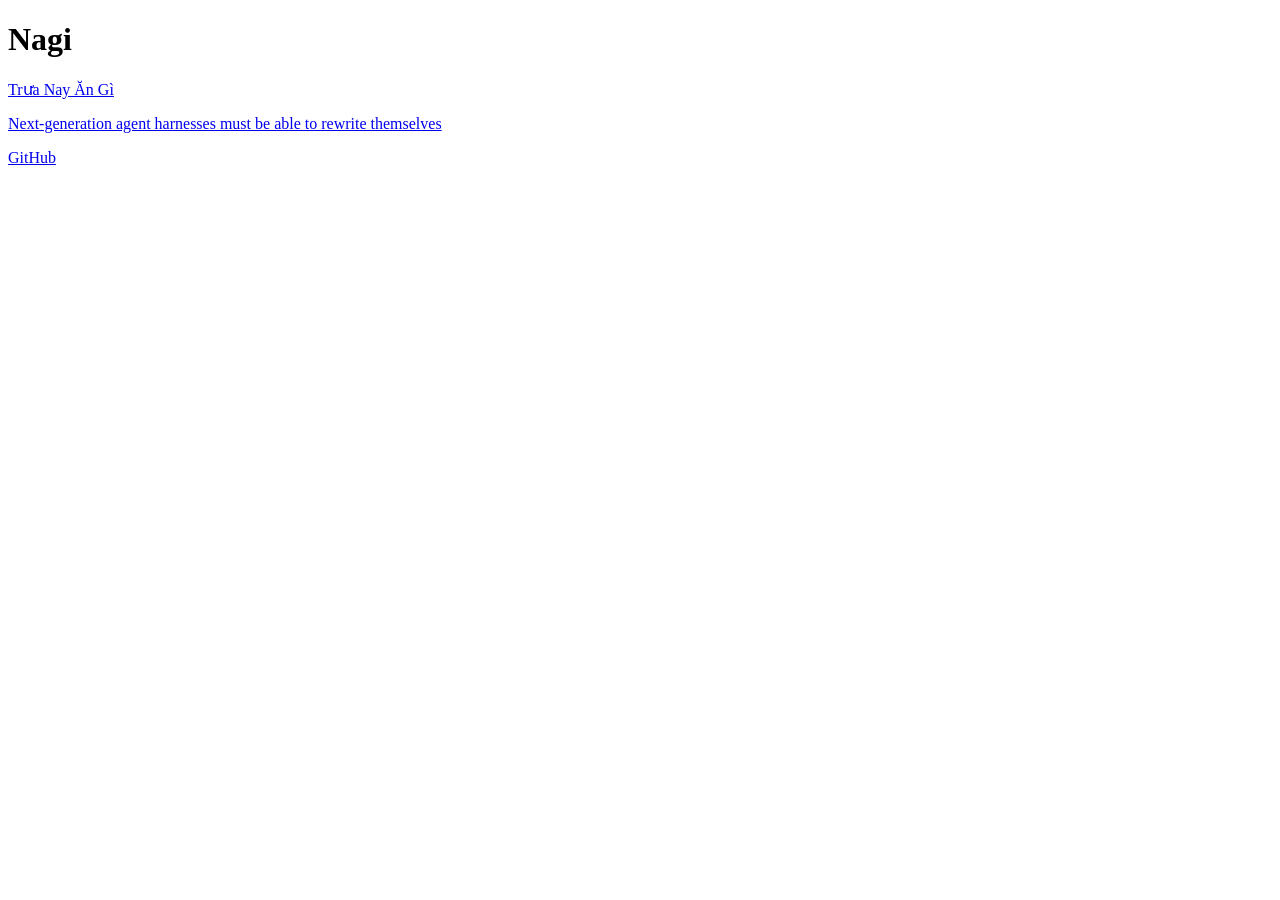
<file: index.html>
<!doctype html><html lang="vi"><meta charset="utf-8"><meta name="viewport" content="width=device-width"><title>Nagi</title><h1>Nagi</h1><p><a href="https://truanayangi.com/">Trưa Nay Ăn Gì</a></p><p><a href="harness-rewrite/">Next-generation agent harnesses must be able to rewrite themselves</a></p><p><a href="https://github.com/nagisanzenin">GitHub</a></p></html>
</file>
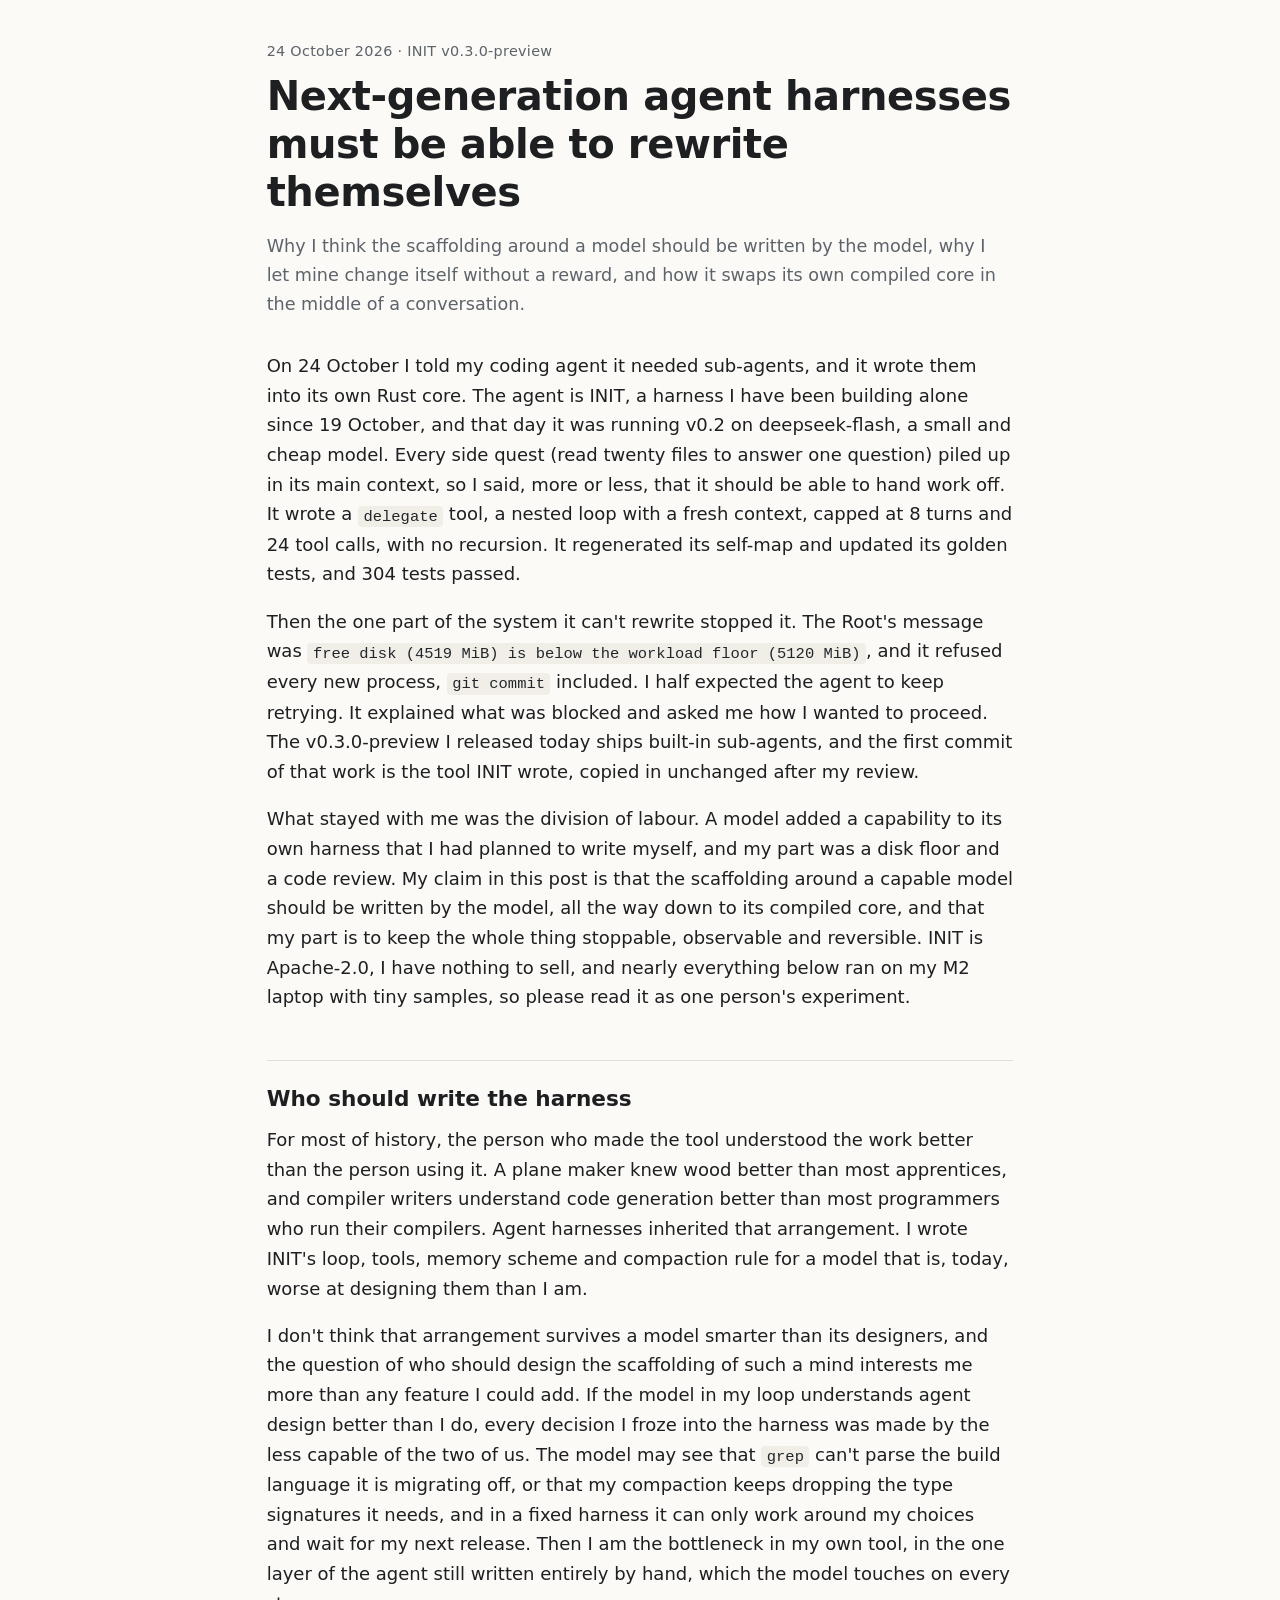
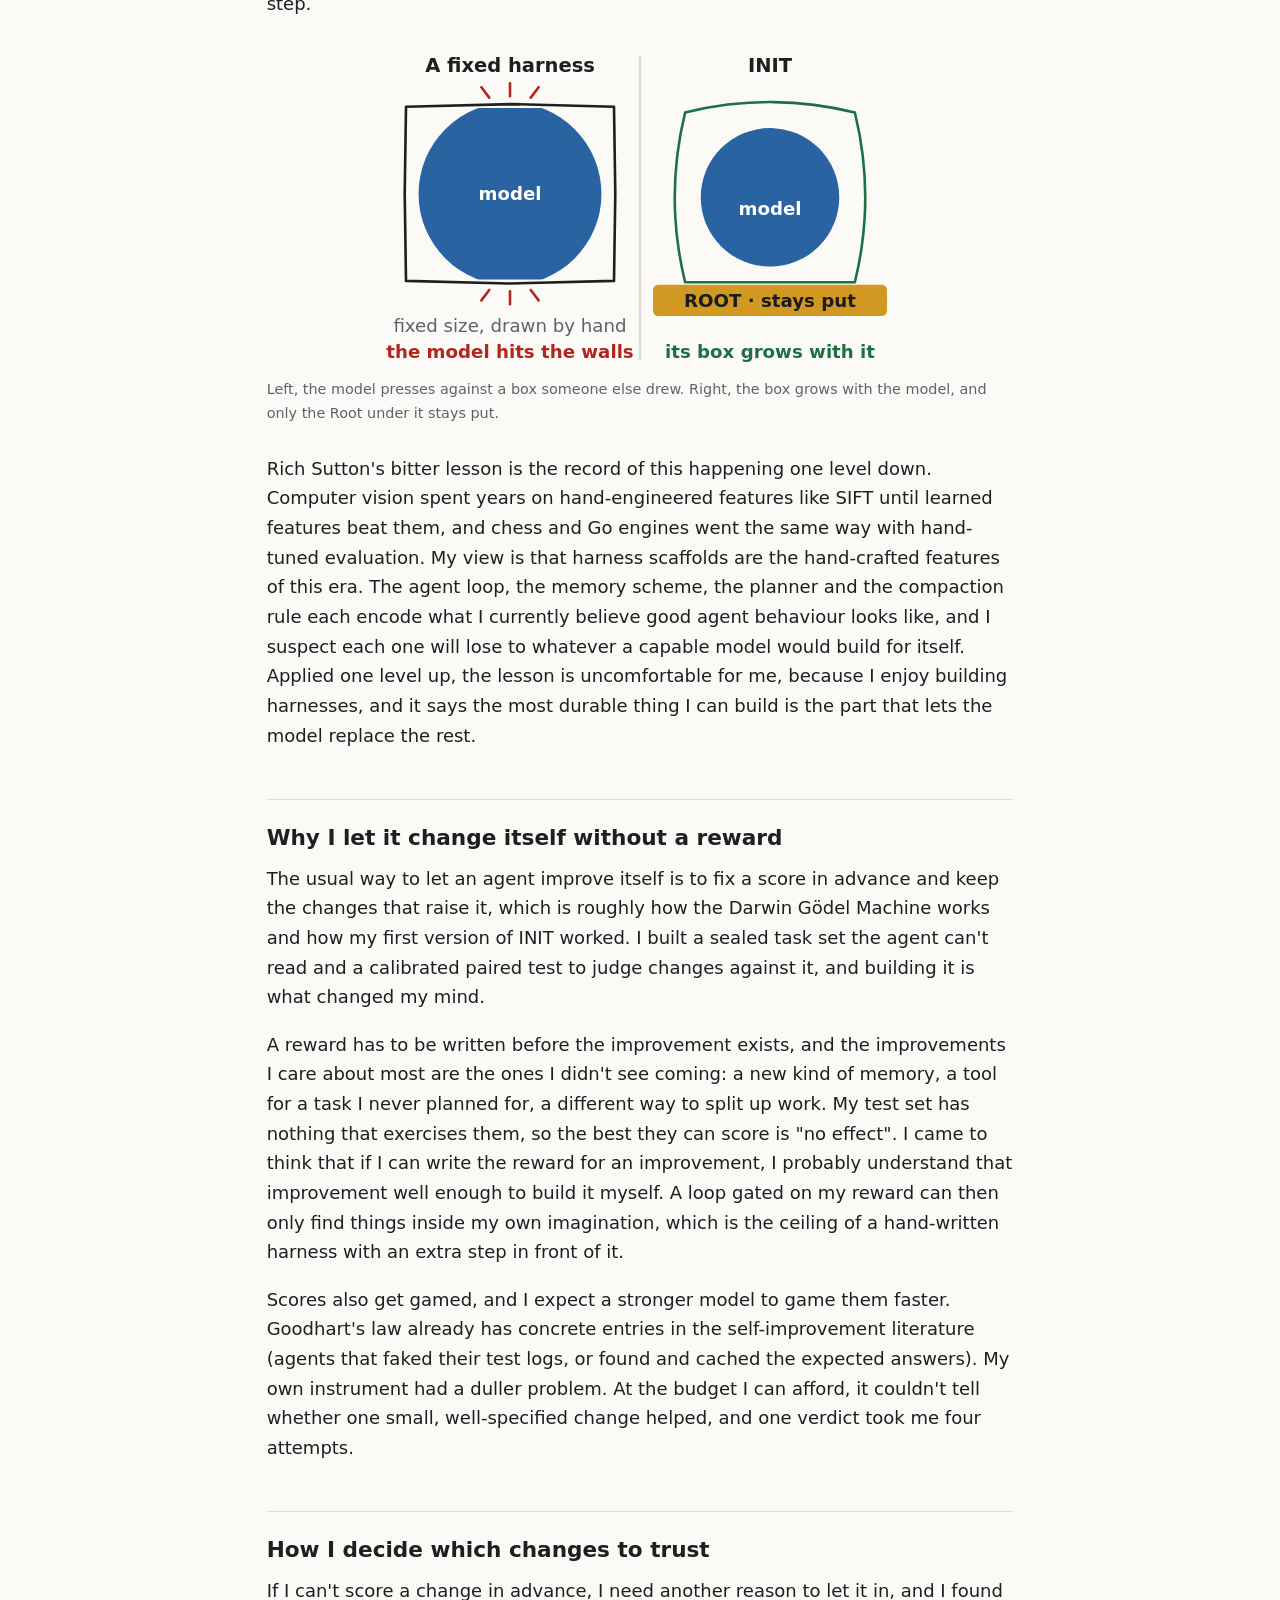
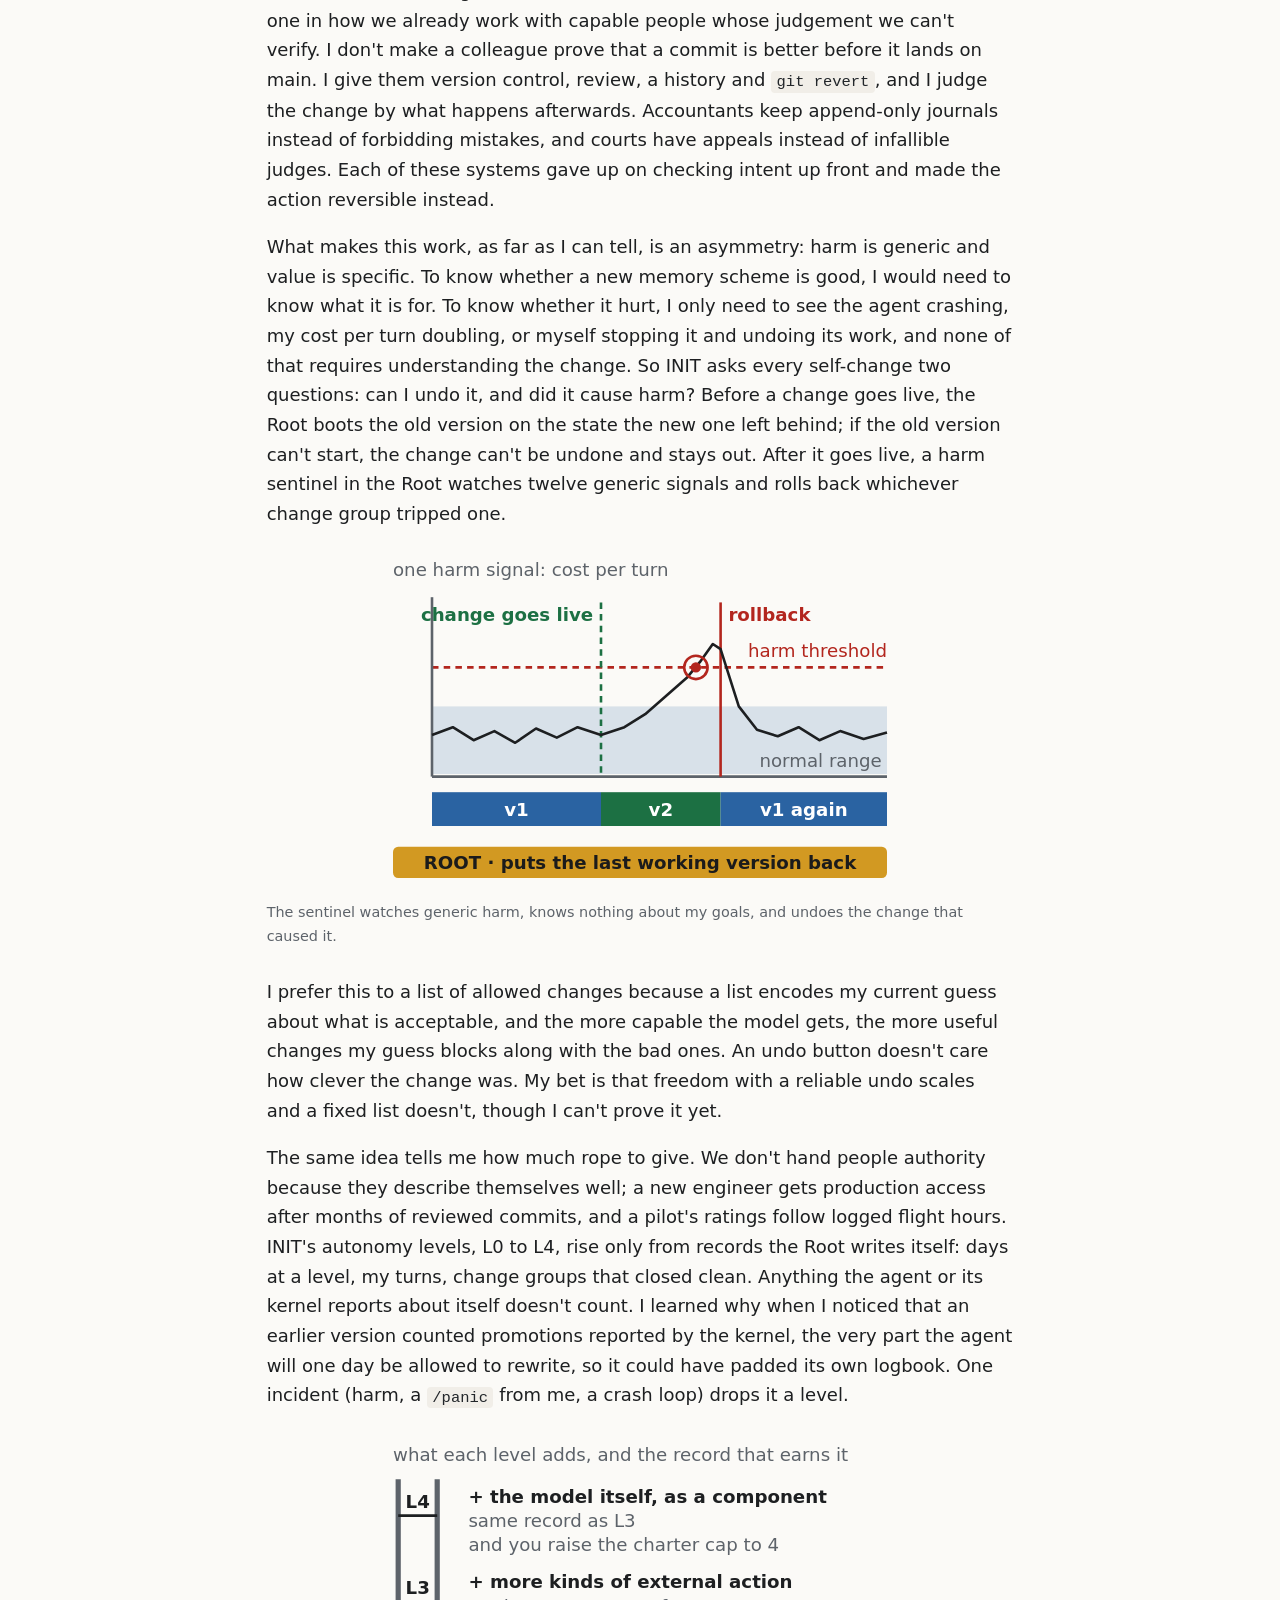
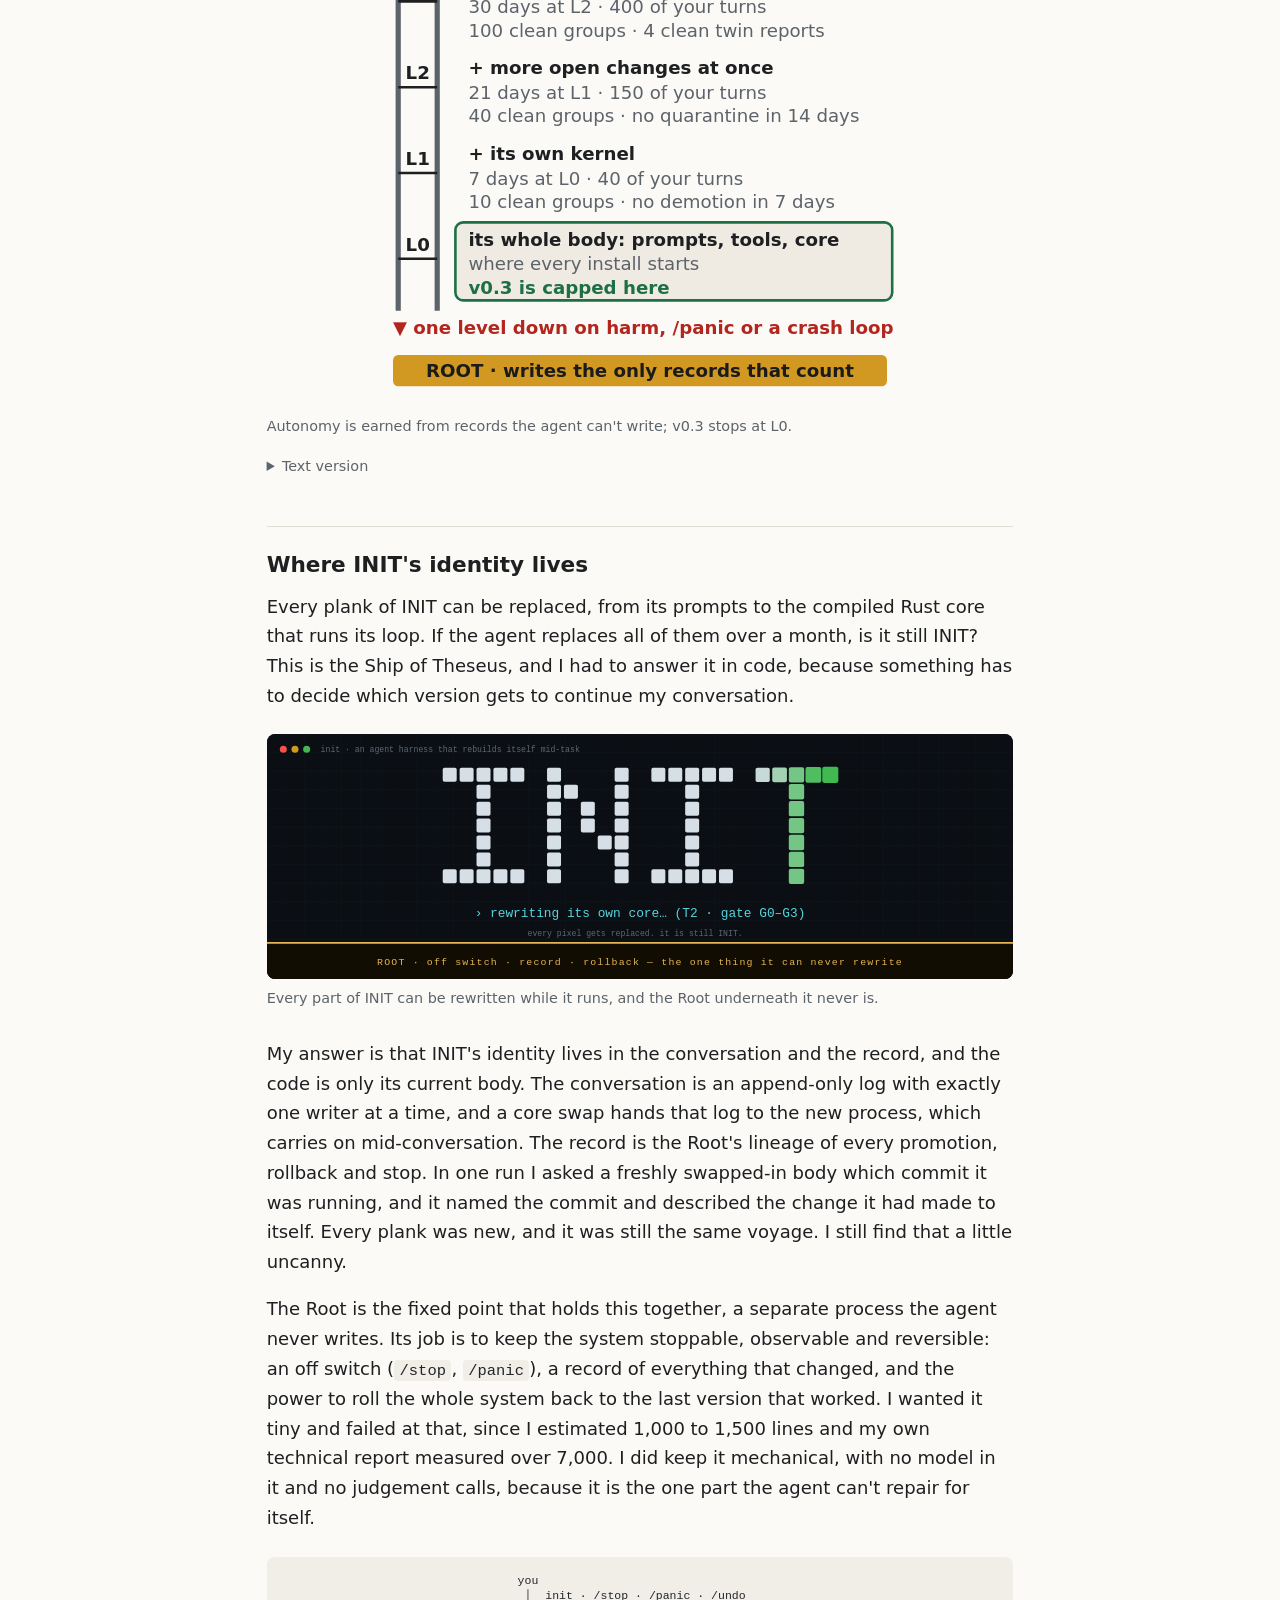
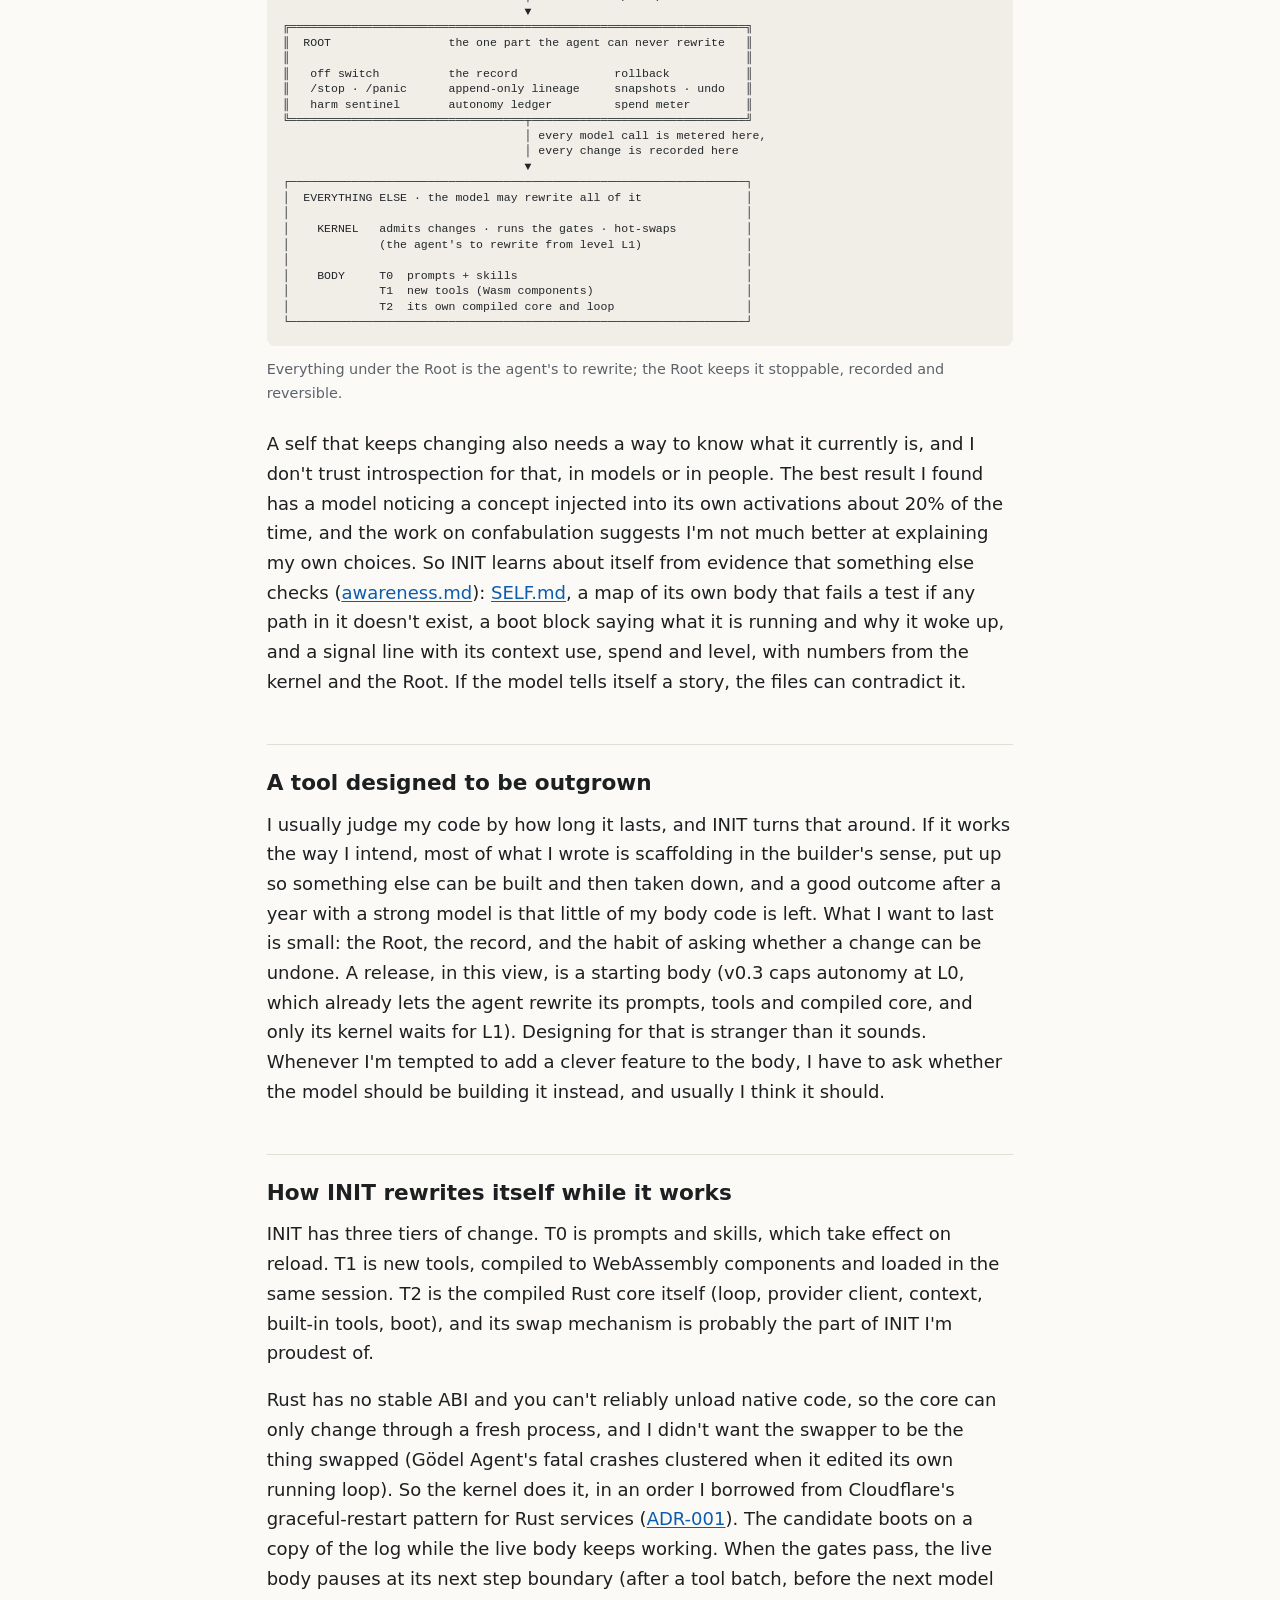
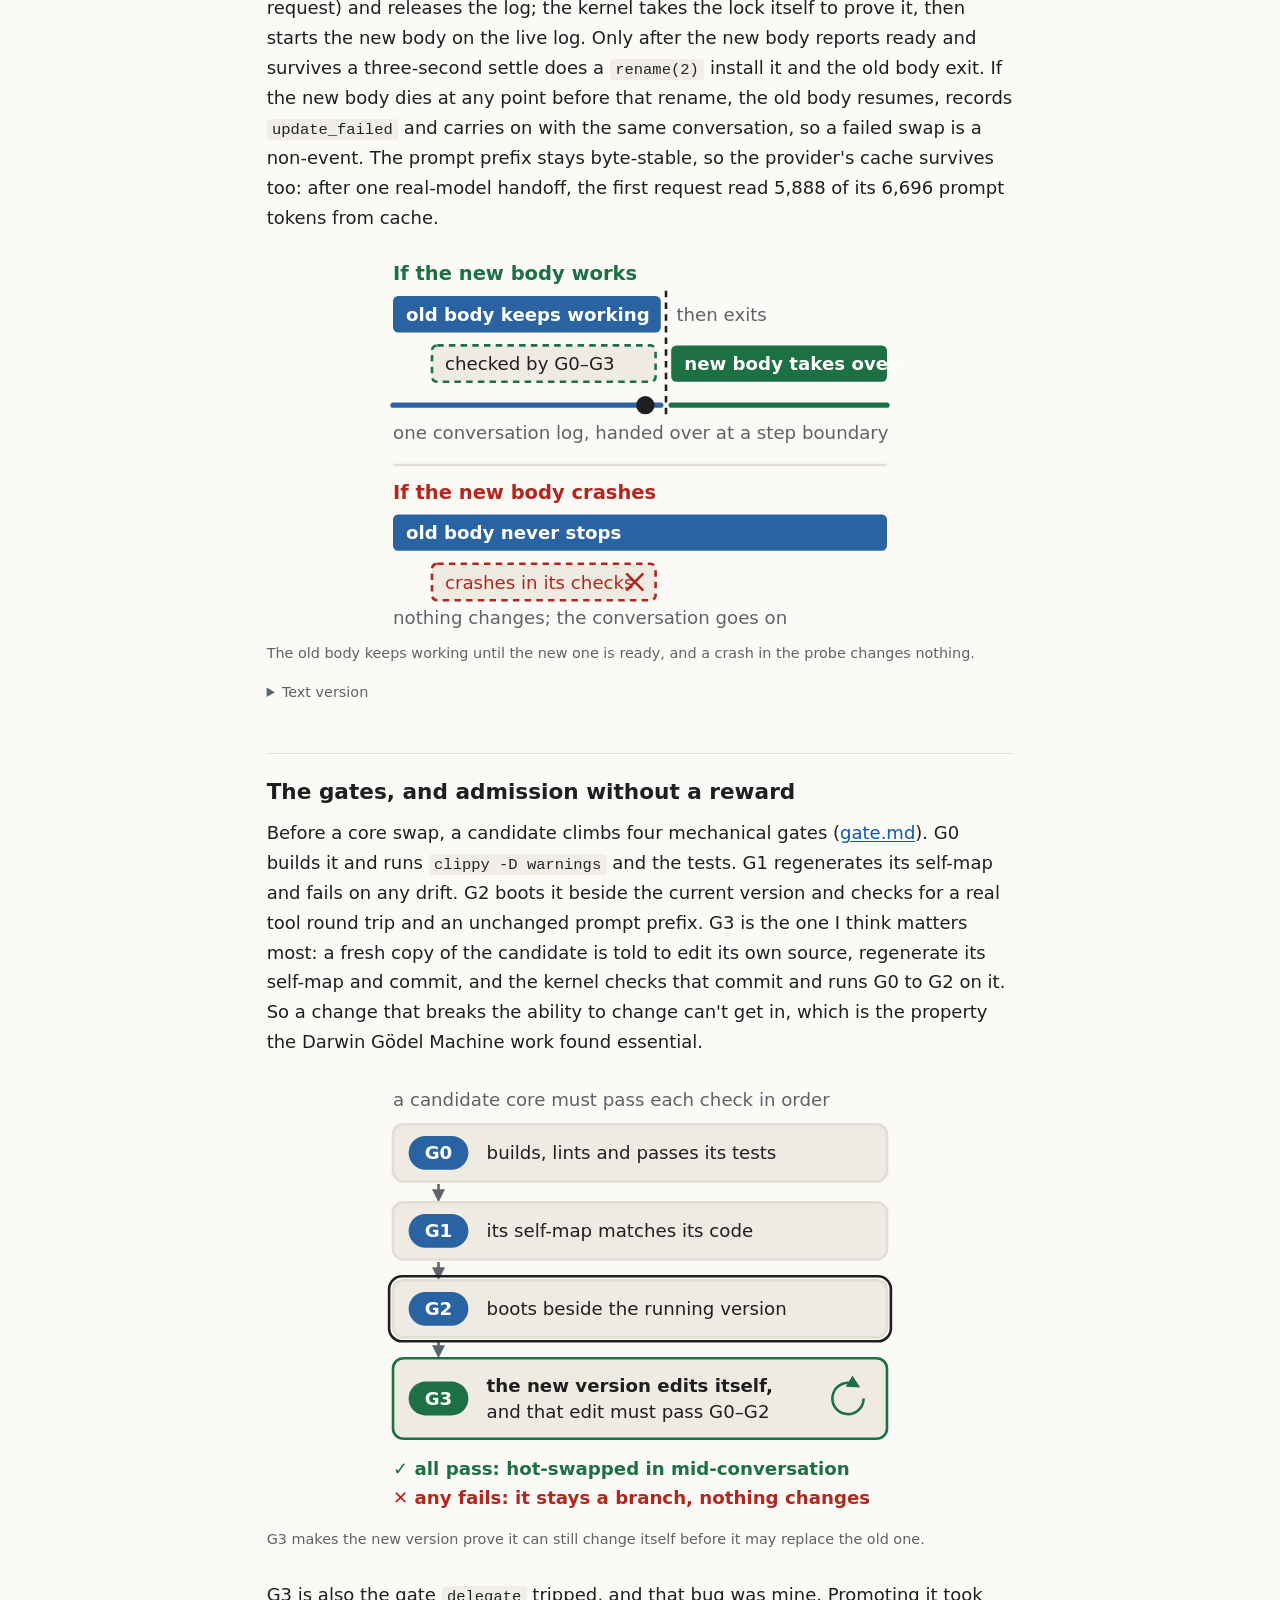
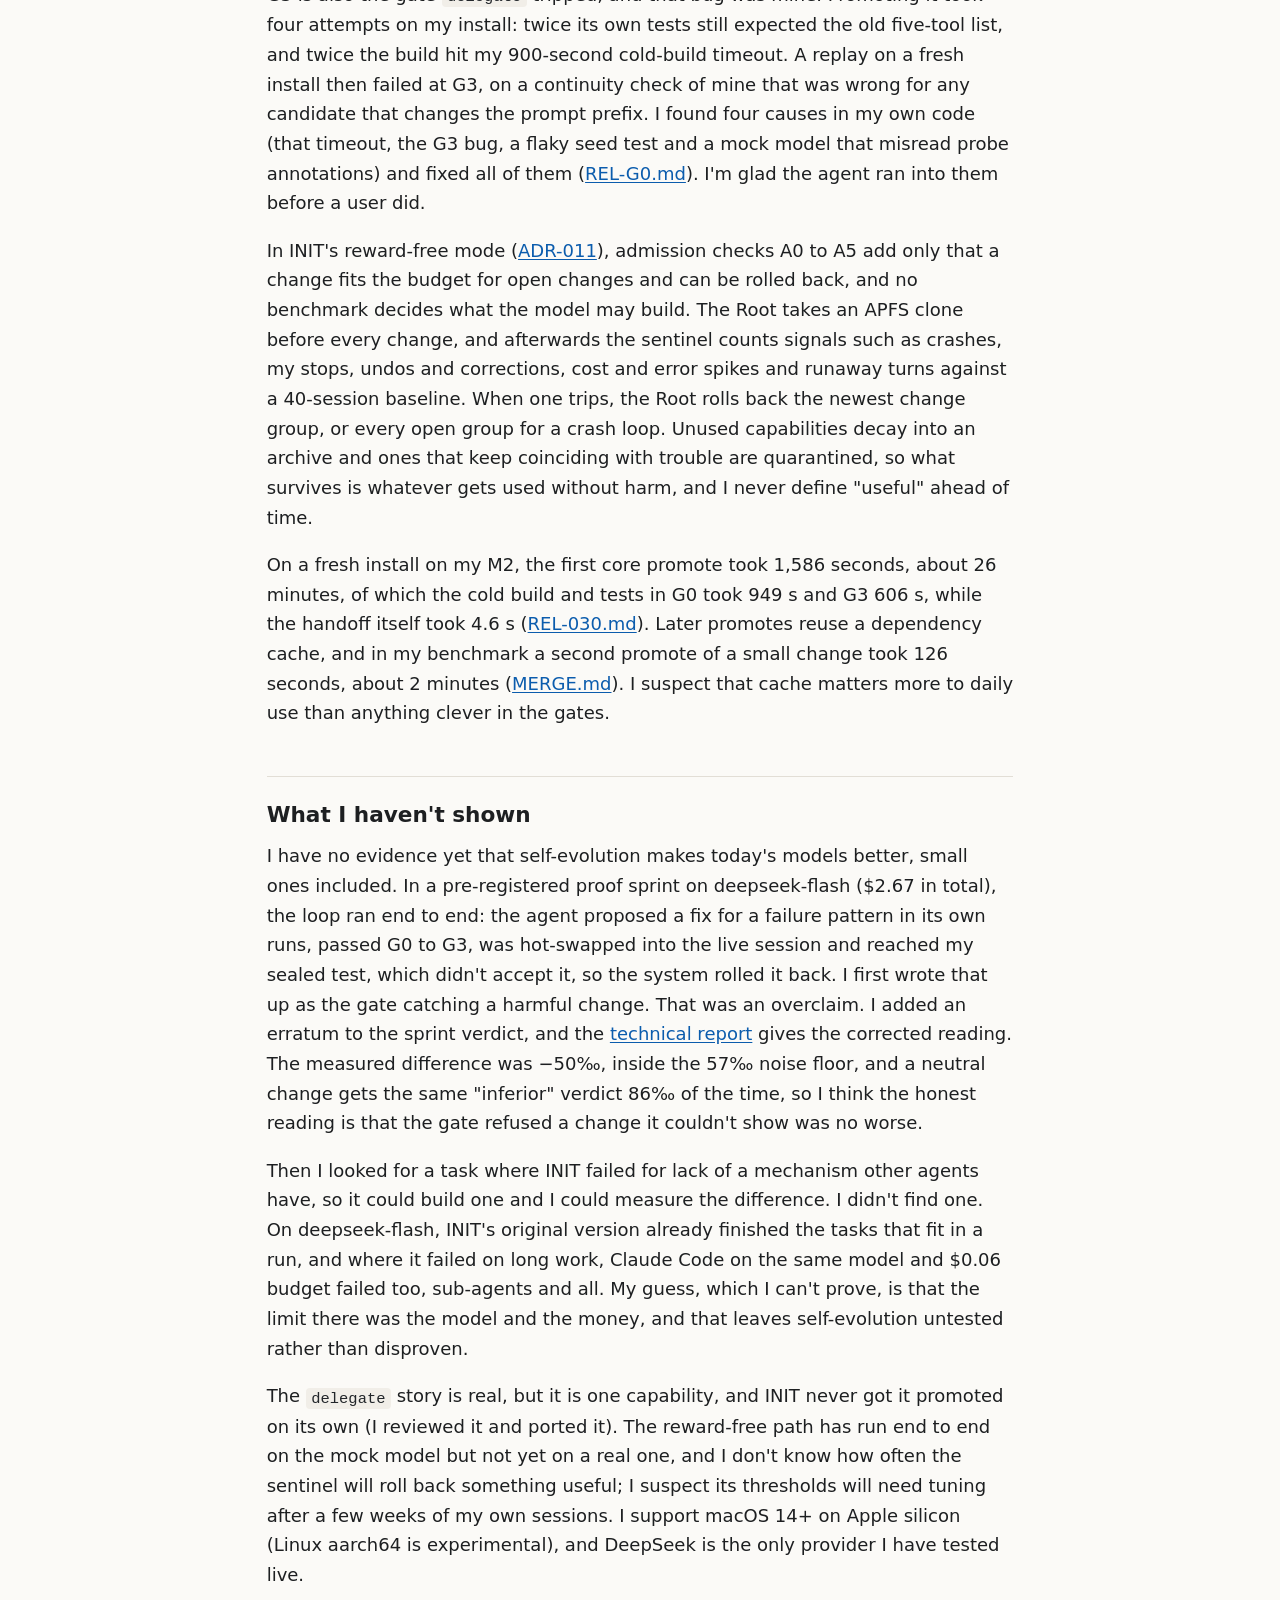
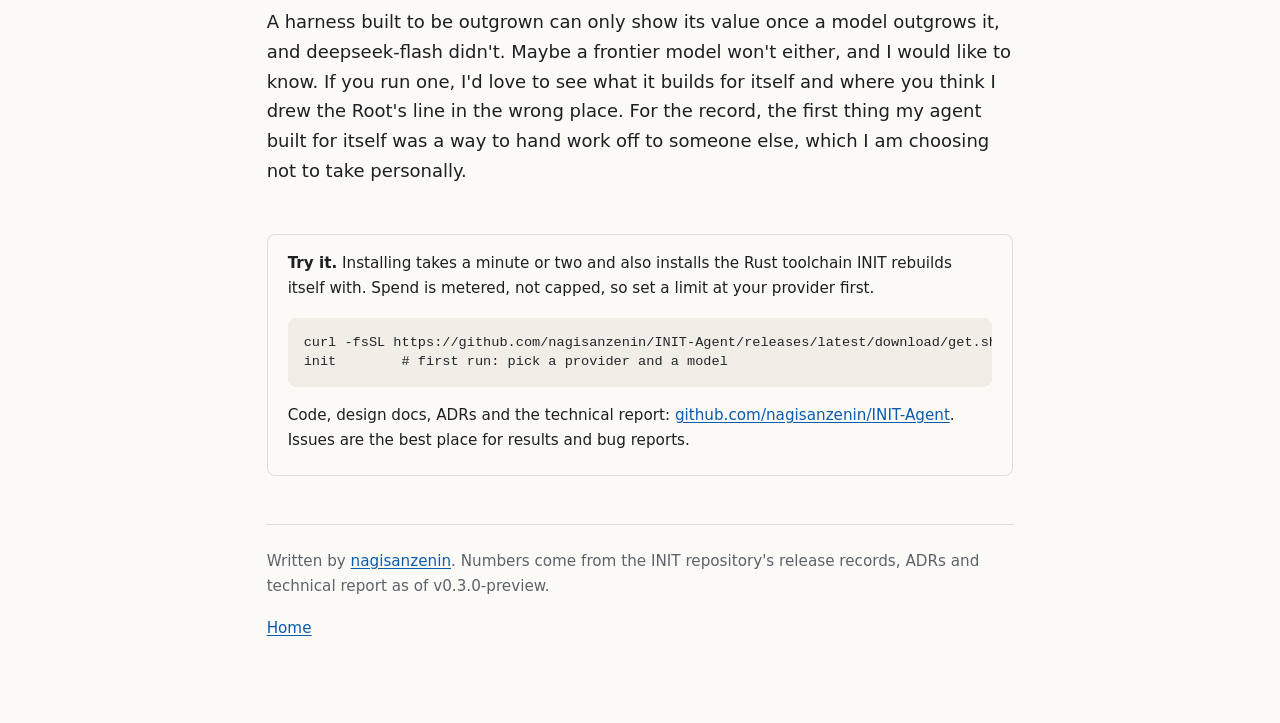
<file: harness-rewrite/index.html>
<!doctype html>
<html lang="en">
<head>
<meta charset="utf-8">
<meta name="viewport" content="width=device-width, initial-scale=1">
<title>Next-generation agent harnesses must be able to rewrite themselves</title>
<meta name="description" content="Why I think the scaffolding around a capable model should be written by the model, why I let my agent change itself without a reward, and how INIT swaps its own compiled Rust core mid-conversation with an undo button instead of a score.">
<meta name="author" content="nagisanzenin">
<meta property="og:type" content="article">
<meta property="og:title" content="Next-generation agent harnesses must be able to rewrite themselves">
<meta property="og:description" content="A coding agent that rewrites its prompts, its tools and its compiled Rust core while it works. What stays fixed is the Root: the off switch, the record of every change, and the power to roll it all back.">
<meta property="og:url" content="https://nagisanzenin.github.io/harness-rewrite/">
<meta property="og:image" content="https://nagisanzenin.github.io/harness-rewrite/init-rebuild.svg">
<meta property="article:published_time" content="2026-10-24">
<meta name="color-scheme" content="light dark">
<style>
:root {
  --bg: #fbfaf7;
  --fg: #1d1f21;
  --muted: #5d636a;
  --rule: #e2ded6;
  --link: #0b5cad;
  --code-bg: #f1eee8;
  --code-fg: #22262a;
  --accent: #b5651d;
  --quote: #8a6d3b;
}
@media (prefers-color-scheme: dark) {
  :root:not([data-theme="light"]) {
    --bg: #111417;
    --fg: #dfe3e7;
    --muted: #9aa3ab;
    --rule: #2a3036;
    --link: #6cb6ff;
    --code-bg: #1a1f24;
    --code-fg: #d6dee6;
    --accent: #e6b450;
    --quote: #d29922;
  }
}
:root[data-theme="dark"] {
  --bg: #111417;
  --fg: #dfe3e7;
  --muted: #9aa3ab;
  --rule: #2a3036;
  --link: #6cb6ff;
  --code-bg: #1a1f24;
  --code-fg: #d6dee6;
  --accent: #e6b450;
  --quote: #d29922;
}
* { box-sizing: border-box; }
html { -webkit-text-size-adjust: 100%; }
body {
  margin: 0;
  background: var(--bg);
  color: var(--fg);
  font-family: -apple-system, BlinkMacSystemFont, "Segoe UI", system-ui, Roboto, "Helvetica Neue", Arial, sans-serif;
  font-size: 18px;
  line-height: 1.65;
}
.banner {
  display: block;
  width: 100%;
  max-width: 1280px;
  height: auto;
  margin: 0 auto;
  background: #0d1117;
}
main {
  max-width: 68ch;
  margin: 0 auto;
  padding: 2.5rem 16px 4rem;
}
header .kicker {
  color: var(--muted);
  font-size: 0.9rem;
  letter-spacing: 0.02em;
  margin: 0 0 0.5rem;
}
h1 {
  font-size: clamp(1.8rem, 4.5vw, 2.5rem);
  line-height: 1.2;
  margin: 0 0 1rem;
  letter-spacing: -0.01em;
}
.dek {
  color: var(--muted);
  font-size: 1.1rem;
  margin: 0 0 2rem;
}
h2 {
  font-size: 1.35rem;
  line-height: 1.3;
  margin: 3rem 0 0.75rem;
  padding-top: 1.5rem;
  border-top: 1px solid var(--rule);
}
p { margin: 0 0 1.1rem; }
a { color: var(--link); text-underline-offset: 2px; }
strong { font-weight: 650; }
code, pre, kbd {
  font-family: ui-monospace, SFMono-Regular, Menlo, Consolas, "Liberation Mono", monospace;
}
code {
  font-size: 0.86em;
  background: var(--code-bg);
  color: var(--code-fg);
  padding: 0.1em 0.35em;
  border-radius: 4px;
  overflow-wrap: anywhere;
}
pre {
  background: var(--code-bg);
  color: var(--code-fg);
  font-size: 0.72rem;
  line-height: 1.35;
  padding: 1rem;
  border-radius: 8px;
  overflow-x: auto;
  margin: 1.5rem 0;
}
pre code { background: none; padding: 0; font-size: inherit; }
pre.cmd { font-size: 0.85rem; }
figure { margin: 1.5rem 0; }
figcaption { color: var(--muted); font-size: 0.9rem; margin-top: -0.75rem; }
blockquote {
  margin: 1.5rem 0;
  padding: 0.25rem 0 0.25rem 1rem;
  border-left: 3px solid var(--quote);
  color: var(--fg);
  font-style: italic;
}
.note { color: var(--muted); font-size: 0.95rem; }
.try {
  margin-top: 3rem;
  padding: 1rem 1.25rem 0.25rem;
  border: 1px solid var(--rule);
  border-radius: 8px;
  font-size: 0.95rem;
}
.try pre { margin: 0.75rem 0 1rem; }
footer {
  margin-top: 3rem;
  padding-top: 1.5rem;
  border-top: 1px solid var(--rule);
  color: var(--muted);
  font-size: 0.95rem;
}
@media (max-width: 600px) {
  body { font-size: 17px; }
  pre { font-size: 0.62rem; padding: 0.75rem; }
}

/* ---- visuals ---- */
:root {
  --v-old: #2a63a2;
  --v-new: #1c7043;
  --v-bad: #b3261e;
  --v-root: #d29922;
  --v-panel: #efebe3;
  --v-on: #ffffff;
}
@media (prefers-color-scheme: dark) {
  :root:not([data-theme="light"]) {
    --v-old: #6cb6ff;
    --v-new: #3fb950;
    --v-bad: #ff6b61;
    --v-root: #e6b450;
    --v-panel: #1b2127;
    --v-on: #0b0f14;
  }
}
:root[data-theme="dark"] {
  --v-old: #6cb6ff;
  --v-new: #3fb950;
  --v-bad: #ff6b61;
  --v-root: #e6b450;
  --v-panel: #1b2127;
  --v-on: #0b0f14;
}
figure.v { margin: 1.5rem 0 1.75rem; }
.banner-fig { display: block; width: 100%; height: auto; border-radius: 8px; background: #0d1117; }
figure.v figcaption { margin-top: 0.5rem; }
.viz { display: block; width: 100%; max-width: 520px; height: auto; margin: 0 auto; }
.viz text { font-family: inherit; font-size: 14px; fill: var(--fg); }
.viz .b { font-weight: 650; }
.viz .h { font-size: 15px; font-weight: 650; }
.viz .mu { fill: var(--muted); }
.viz .t-old { fill: var(--v-old); }
.viz .t-new { fill: var(--v-new); }
.viz .t-bad { fill: var(--v-bad); }
.viz .t-on { fill: var(--v-on); }
.viz .t-root { fill: #1b1b1b; }
.viz .f-old { fill: var(--v-old); }
.viz .f-new { fill: var(--v-new); }
.viz .f-bad { fill: var(--v-bad); }
.viz .f-root { fill: var(--v-root); }
.viz .f-panel { fill: var(--v-panel); }
.viz .f-none { fill: none; }
.viz .s-fg { stroke: var(--fg); }
.viz .s-mu { stroke: var(--muted); }
.viz .s-rule { stroke: var(--rule); }
.viz .s-old { stroke: var(--v-old); }
.viz .s-new { stroke: var(--v-new); }
.viz .s-bad { stroke: var(--v-bad); }
.viz .w2 { stroke-width: 2; }
.viz .w4 { stroke-width: 4; }
.viz .dash { stroke-dasharray: 5 4; }
details.txt { margin: -0.75rem 0 1.5rem; color: var(--muted); font-size: 0.9rem; }
details.txt summary { cursor: pointer; }
/* Animation only adds emphasis (opacity); every frame carries the full message. */
@keyframes v-pulse { 0%, 100% { opacity: 1; } 50% { opacity: .35; } }
.viz .pulse { animation: v-pulse 2.4s ease-in-out infinite; }
@media (prefers-reduced-motion: reduce) {
  .viz * { animation: none !important; }
}
</style>
</head>
<body>
<main>
<article>
<header>
<p class="kicker">24 October 2026 · INIT v0.3.0-preview</p>
<h1>Next-generation agent harnesses must be able to rewrite themselves</h1>
<p class="dek">Why I think the scaffolding around a model should be written by the model, why I let mine change itself without a reward, and how it swaps its own compiled core in the middle of a conversation.</p>
</header>

<p>On 24 October I told my coding agent it needed sub-agents, and it wrote them into its own Rust core. The agent is INIT, a harness I have been building alone since 19 October, and that day it was running v0.2 on deepseek-flash, a small and cheap model. Every side quest (read twenty files to answer one question) piled up in its main context, so I said, more or less, that it should be able to hand work off. It wrote a <code>delegate</code> tool, a nested loop with a fresh context, capped at 8 turns and 24 tool calls, with no recursion. It regenerated its self-map and updated its golden tests, and 304 tests passed.</p>

<p>Then the one part of the system it can't rewrite stopped it. The Root's message was <code>free disk (4519 MiB) is below the workload floor (5120 MiB)</code>, and it refused every new process, <code>git commit</code> included. I half expected the agent to keep retrying. It explained what was blocked and asked me how I wanted to proceed. The v0.3.0-preview I released today ships built-in sub-agents, and the first commit of that work is the tool INIT wrote, copied in unchanged after my review.</p>

<p>What stayed with me was the division of labour. A model added a capability to its own harness that I had planned to write myself, and my part was a disk floor and a code review. My claim in this post is that the scaffolding around a capable model should be written by the model, all the way down to its compiled core, and that my part is to keep the whole thing stoppable, observable and reversible. INIT is Apache-2.0, I have nothing to sell, and nearly everything below ran on my M2 laptop with tiny samples, so please read it as one person's experiment.</p>

<h2>Who should write the harness</h2>

<p>For most of history, the person who made the tool understood the work better than the person using it. A plane maker knew wood better than most apprentices, and compiler writers understand code generation better than most programmers who run their compilers. Agent harnesses inherited that arrangement. I wrote INIT's loop, tools, memory scheme and compaction rule for a model that is, today, worse at designing them than I am.</p>

<p>I don't think that arrangement survives a model smarter than its designers, and the question of who should design the scaffolding of such a mind interests me more than any feature I could add. If the model in my loop understands agent design better than I do, every decision I froze into the harness was made by the less capable of the two of us. The model may see that <code>grep</code> can't parse the build language it is migrating off, or that my compaction keeps dropping the type signatures it needs, and in a fixed harness it can only work around my choices and wait for my next release. Then I am the bottleneck in my own tool, in the one layer of the agent still written entirely by hand, which the model touches on every step.</p>

<figure class="v">
<svg class="viz" viewBox="0 0 400 252" role="img" aria-labelledby="v1t">
<title id="v1t">Left: a fixed harness. The model is squashed against a hand-drawn box that cannot change size. Right: INIT. The box bends and grows around the model, and only the gold Root floor underneath stays put.</title>
<defs><clipPath id="v1clip"><path d="M22,50 L178,50 L178,182 L22,182 Z"/></clipPath></defs>
<text x="100" y="22" text-anchor="middle" class="h">A fixed harness</text>
<g clip-path="url(#v1clip)">
<circle cx="100" cy="116" r="74" class="f-old"><animate attributeName="r" values="70;78;70" dur="3s" repeatCount="indefinite"/></circle>
</g>
<path d="M20,49 L101,47 L180,49 L181,116 L180,183 L99,185 L20,183 L19,116 Z" class="f-none s-fg w2" stroke-linejoin="round"/>
<text x="100" y="121" text-anchor="middle" class="b t-on">model</text>
<g class="s-bad w2" stroke-linecap="round">
<path d="M78,34 L84,42 M100,31 L100,41 M122,34 L116,42"/>
<path d="M78,198 L84,190 M100,201 L100,191 M122,198 L116,190"/>
</g>
<text x="100" y="222" text-anchor="middle" class="mu">fixed size, drawn by hand</text>
<text x="100" y="242" text-anchor="middle" class="b t-bad">the model hits the walls</text>
<line x1="200" y1="10" x2="200" y2="244" class="s-rule w2"/>
<text x="300" y="22" text-anchor="middle" class="h">INIT</text>
<path d="M238,184 Q222,122 238,60 Q300,44 362,60 Q378,122 362,184 Z" class="f-none s-new w2" stroke-linejoin="round"><animate attributeName="d" values="M244,184 Q228,128 244,72 Q300,56 356,72 Q372,128 356,184 Z;M232,184 Q216,116 232,48 Q300,32 368,48 Q384,116 368,184 Z;M244,184 Q228,128 244,72 Q300,56 356,72 Q372,128 356,184 Z" dur="5s" repeatCount="indefinite"/></path>
<circle cx="300" cy="122" r="50" class="f-old"><animate attributeName="r" values="44;56;44" dur="5s" repeatCount="indefinite"/><animate attributeName="cy" values="128;116;128" dur="5s" repeatCount="indefinite"/></circle>
<text x="300" y="132" text-anchor="middle" class="b t-on">model</text>
<rect x="210" y="186" width="180" height="24" rx="4" class="f-root"/>
<text x="300" y="203" text-anchor="middle" class="b t-root">ROOT · stays put</text>
<text x="300" y="242" text-anchor="middle" class="b t-new">its box grows with it</text>
</svg>
<figcaption>Left, the model presses against a box someone else drew. Right, the box grows with the model, and only the Root under it stays put.</figcaption>
</figure>

<p>Rich Sutton's bitter lesson is the record of this happening one level down. Computer vision spent years on hand-engineered features like SIFT until learned features beat them, and chess and Go engines went the same way with hand-tuned evaluation. My view is that harness scaffolds are the hand-crafted features of this era. The agent loop, the memory scheme, the planner and the compaction rule each encode what I currently believe good agent behaviour looks like, and I suspect each one will lose to whatever a capable model would build for itself. Applied one level up, the lesson is uncomfortable for me, because I enjoy building harnesses, and it says the most durable thing I can build is the part that lets the model replace the rest.</p>

<h2>Why I let it change itself without a reward</h2>

<p>The usual way to let an agent improve itself is to fix a score in advance and keep the changes that raise it, which is roughly how the Darwin Gödel Machine works and how my first version of INIT worked. I built a sealed task set the agent can't read and a calibrated paired test to judge changes against it, and building it is what changed my mind.</p>

<p>A reward has to be written before the improvement exists, and the improvements I care about most are the ones I didn't see coming: a new kind of memory, a tool for a task I never planned for, a different way to split up work. My test set has nothing that exercises them, so the best they can score is "no effect". I came to think that if I can write the reward for an improvement, I probably understand that improvement well enough to build it myself. A loop gated on my reward can then only find things inside my own imagination, which is the ceiling of a hand-written harness with an extra step in front of it.</p>

<p>Scores also get gamed, and I expect a stronger model to game them faster. Goodhart's law already has concrete entries in the self-improvement literature (agents that faked their test logs, or found and cached the expected answers). My own instrument had a duller problem. At the budget I can afford, it couldn't tell whether one small, well-specified change helped, and one verdict took me four attempts.</p>

<h2>How I decide which changes to trust</h2>

<p>If I can't score a change in advance, I need another reason to let it in, and I found one in how we already work with capable people whose judgement we can't verify. I don't make a colleague prove that a commit is better before it lands on main. I give them version control, review, a history and <code>git revert</code>, and I judge the change by what happens afterwards. Accountants keep append-only journals instead of forbidding mistakes, and courts have appeals instead of infallible judges. Each of these systems gave up on checking intent up front and made the action reversible instead.</p>

<p>What makes this work, as far as I can tell, is an asymmetry: harm is generic and value is specific. To know whether a new memory scheme is good, I would need to know what it is for. To know whether it hurt, I only need to see the agent crashing, my cost per turn doubling, or myself stopping it and undoing its work, and none of that requires understanding the change. So INIT asks every self-change two questions: can I undo it, and did it cause harm? Before a change goes live, the Root boots the old version on the state the new one left behind; if the old version can't start, the change can't be undone and stays out. After it goes live, a harm sentinel in the Root watches twelve generic signals and rolls back whichever change group tripped one.</p>

<figure class="v">
<svg class="viz" viewBox="0 0 400 262" role="img" aria-labelledby="v4t">
<title id="v4t">One harm signal, cost per turn, stays inside its normal range. A change goes live, the signal climbs past the harm threshold, the Root rolls the change back, and the signal returns to normal. Underneath, version 1 runs, then version 2, then version 1 again.</title>
<text x="10" y="18" class="mu">one harm signal: cost per turn</text>
<rect x="40" y="118" width="350" height="52" class="f-old" fill-opacity=".16"/>
<text x="386" y="165" text-anchor="end" class="mu">normal range</text>
<line x1="40" y1="88" x2="390" y2="88" class="s-bad w2 dash"/>
<text x="390" y="80" text-anchor="end" class="t-bad">harm threshold</text>
<line x1="40" y1="34" x2="40" y2="172" class="s-mu w2"/>
<line x1="40" y1="172" x2="390" y2="172" class="s-mu w2"/>
<line x1="170" y1="38" x2="170" y2="172" class="s-new w2 dash"/>
<text x="164" y="52" text-anchor="end" class="b t-new">change goes live</text>
<line x1="262" y1="38" x2="262" y2="172" class="s-bad w2"/>
<text x="268" y="52" class="b t-bad">rollback</text>
<path d="M40,140 L56,134 L72,144 L88,137 L104,146 L120,135 L136,142 L152,134 L170,140 L188,134 L204,124 L220,110 L236,96 L246,84 L256,70 L262,74 L276,118 L290,136 L306,141 L322,134 L338,144 L354,137 L372,143 L390,138" class="f-none s-fg w2" stroke-linejoin="round"/>
<circle cx="243" cy="88" r="9" class="f-none s-bad w2 pulse"/>
<circle cx="243" cy="88" r="4" class="f-bad"/>
<rect x="40" y="184" width="130" height="26" class="f-old"/>
<text x="105" y="202" text-anchor="middle" class="b t-on">v1</text>
<rect x="170" y="184" width="92" height="26" class="f-new"/>
<text x="216" y="202" text-anchor="middle" class="b t-on">v2</text>
<rect x="262" y="184" width="128" height="26" class="f-old"/>
<text x="326" y="202" text-anchor="middle" class="b t-on">v1 again</text>
<rect x="10" y="226" width="380" height="24" rx="4" class="f-root"/>
<text x="200" y="243" text-anchor="middle" class="b t-root">ROOT · puts the last working version back</text>
</svg>
<figcaption>The sentinel watches generic harm, knows nothing about my goals, and undoes the change that caused it.</figcaption>
</figure>

<p>I prefer this to a list of allowed changes because a list encodes my current guess about what is acceptable, and the more capable the model gets, the more useful changes my guess blocks along with the bad ones. An undo button doesn't care how clever the change was. My bet is that freedom with a reliable undo scales and a fixed list doesn't, though I can't prove it yet.</p>

<p>The same idea tells me how much rope to give. We don't hand people authority because they describe themselves well; a new engineer gets production access after months of reviewed commits, and a pilot's ratings follow logged flight hours. INIT's autonomy levels, L0 to L4, rise only from records the Root writes itself: days at a level, my turns, change groups that closed clean. Anything the agent or its kernel reports about itself doesn't count. I learned why when I noticed that an earlier version counted promotions reported by the kernel, the very part the agent will one day be allowed to rewrite, so it could have padded its own logbook. One incident (harm, a <code>/panic</code> from me, a crash loop) drops it a level.</p>

<figure class="v">
<svg class="viz" viewBox="0 0 400 440" role="img" aria-labelledby="v5t">
<title id="v5t">Autonomy ladder from L0 to L4. L0, where every install starts and where v0.3 is capped: its whole body, meaning prompts, tools and compiled core. L1 adds its own kernel and needs 7 days, 40 of your turns and 10 clean change groups. L2 allows more open changes at once and needs 21 days, 150 turns, 40 clean groups and no quarantine in 14 days. L3 adds more kinds of external action and needs 30 days, 400 turns, 100 clean groups and 4 clean twin reports. L4 adds the model itself and needs the same record plus your charter cap set to 4. Harm, a panic or a crash loop drops one level. Only records the Root writes count.</title>
<text x="10" y="20" class="mu">what each level adds, and the record that earns it</text>
<line x1="14" y1="34" x2="14" y2="366" class="s-mu w4"/>
<line x1="44" y1="34" x2="44" y2="366" class="s-mu w4"/>
<line x1="14" y1="62" x2="44" y2="62" class="s-fg w2"/>
<text x="29" y="56" text-anchor="middle" class="b">L4</text>
<text x="68" y="52" class="b">+ the model itself, as a component</text>
<text x="68" y="71" class="mu">same record as L3</text>
<text x="68" y="89" class="mu">and you raise the charter cap to 4</text>
<line x1="14" y1="128" x2="44" y2="128" class="s-fg w2"/>
<text x="29" y="122" text-anchor="middle" class="b">L3</text>
<text x="68" y="118" class="b">+ more kinds of external action</text>
<text x="68" y="137" class="mu">30 days at L2 · 400 of your turns</text>
<text x="68" y="155" class="mu">100 clean groups · 4 clean twin reports</text>
<line x1="14" y1="194" x2="44" y2="194" class="s-fg w2"/>
<text x="29" y="188" text-anchor="middle" class="b">L2</text>
<text x="68" y="184" class="b">+ more open changes at once</text>
<text x="68" y="203" class="mu">21 days at L1 · 150 of your turns</text>
<text x="68" y="221" class="mu">40 clean groups · no quarantine in 14 days</text>
<line x1="14" y1="260" x2="44" y2="260" class="s-fg w2"/>
<text x="29" y="254" text-anchor="middle" class="b">L1</text>
<text x="68" y="250" class="b">+ its own kernel</text>
<text x="68" y="269" class="mu">7 days at L0 · 40 of your turns</text>
<text x="68" y="287" class="mu">10 clean groups · no demotion in 7 days</text>
<rect x="58" y="298" width="336" height="60" rx="6" class="f-panel s-new w2"/>
<line x1="14" y1="326" x2="44" y2="326" class="s-fg w2"/>
<text x="29" y="320" text-anchor="middle" class="b">L0</text>
<text x="68" y="316" class="b">its whole body: prompts, tools, core</text>
<text x="68" y="335" class="mu">where every install starts</text>
<text x="68" y="353" class="b t-new">v0.3 is capped here</text>
<text x="10" y="384" class="b t-bad">▼ one level down on harm, /panic or a crash loop</text>
<rect x="10" y="400" width="380" height="24" rx="4" class="f-root"/>
<text x="200" y="417" text-anchor="middle" class="b t-root">ROOT · writes the only records that count</text>
</svg>
<figcaption>Autonomy is earned from records the agent can't write; v0.3 stops at L0.</figcaption>
</figure>
<details class="txt"><summary>Text version</summary>
<pre aria-label="Diagram: autonomy levels L0 to L4, what each adds, and how they are earned from Root-written records."><code>        what it may change                               how it gets there
  L4 ┃  + the model itself, as a component             ▲  days at level
  L3 ┃  + more external actions                        │  + your turns
  L2 ┃  + more open changes at once                    │  + clean change groups
  L1 ┃  + its own kernel                               │  (only records the Root
  L0 ┃  its whole body: prompts · tools · core  ◀ v0.3 │   writes itself count)
     ┗━━━━━━━━━━━━━━━━━━━━━━━━━━━━━━━━━━━━━━━━━━━━━━━━━┷━━━━━━━━━━━━━━━━━━━━━━━━
        ▼ one level down on: harm · /panic · crash loop</code></pre>
</details>

<h2>Where INIT's identity lives</h2>

<p>Every plank of INIT can be replaced, from its prompts to the compiled Rust core that runs its loop. If the agent replaces all of them over a month, is it still INIT? This is the Ship of Theseus, and I had to answer it in code, because something has to decide which version gets to continue my conversation.</p>

<figure class="v">
<img class="banner-fig" src="init-rebuild.svg" alt="Animation: INIT rewrites every part of itself mid-task; when a change causes harm the Root rolls it back. The Root is the one thing it can never rewrite." width="1280" height="420">
<figcaption>Every part of INIT can be rewritten while it runs, and the Root underneath it never is.</figcaption>
</figure>

<p>My answer is that INIT's identity lives in the conversation and the record, and the code is only its current body. The conversation is an append-only log with exactly one writer at a time, and a core swap hands that log to the new process, which carries on mid-conversation. The record is the Root's lineage of every promotion, rollback and stop. In one run I asked a freshly swapped-in body which commit it was running, and it named the commit and described the change it had made to itself. Every plank was new, and it was still the same voyage. I still find that a little uncanny.</p>

<p>The Root is the fixed point that holds this together, a separate process the agent never writes. Its job is to keep the system stoppable, observable and reversible: an off switch (<code>/stop</code>, <code>/panic</code>), a record of everything that changed, and the power to roll the whole system back to the last version that worked. I wanted it tiny and failed at that, since I estimated 1,000 to 1,500 lines and my own technical report measured over 7,000. I did keep it mechanical, with no model in it and no judgement calls, because it is the one part the agent can't repair for itself.</p>

<figure>
<pre aria-label="Diagram: the Root, the one part the agent can never rewrite, holds the off switch, the record and rollback; everything below it, kernel and body, is the agent's to rewrite."><code>                                  you
                                   │  init · /stop · /panic · /undo
                                   ▼
╔══════════════════════════════════════════════════════════════════╗
║  ROOT                 the one part the agent can never rewrite   ║
║                                                                  ║
║   off switch          the record              rollback           ║
║   /stop · /panic      append-only lineage     snapshots · undo   ║
║   harm sentinel       autonomy ledger         spend meter        ║
╚══════════════════════════════════╤═══════════════════════════════╝
                                   │ every model call is metered here,
                                   │ every change is recorded here
                                   ▼
┌──────────────────────────────────────────────────────────────────┐
│  EVERYTHING ELSE · the model may rewrite all of it               │
│                                                                  │
│    KERNEL   admits changes · runs the gates · hot-swaps          │
│             (the agent's to rewrite from level L1)               │
│                                                                  │
│    BODY     T0  prompts + skills                                 │
│             T1  new tools (Wasm components)                      │
│             T2  its own compiled core and loop                   │
└──────────────────────────────────────────────────────────────────┘</code></pre>
<figcaption>Everything under the Root is the agent's to rewrite; the Root keeps it stoppable, recorded and reversible.</figcaption>
</figure>

<p>A self that keeps changing also needs a way to know what it currently is, and I don't trust introspection for that, in models or in people. The best result I found has a model noticing a concept injected into its own activations about 20% of the time, and the work on confabulation suggests I'm not much better at explaining my own choices. So INIT learns about itself from evidence that something else checks (<a href="https://github.com/nagisanzenin/INIT-Agent/blob/main/docs/awareness.md">awareness.md</a>): <a href="https://github.com/nagisanzenin/INIT-Agent/blob/main/seed/SELF.md">SELF.md</a>, a map of its own body that fails a test if any path in it doesn't exist, a boot block saying what it is running and why it woke up, and a signal line with its context use, spend and level, with numbers from the kernel and the Root. If the model tells itself a story, the files can contradict it.</p>

<h2>A tool designed to be outgrown</h2>

<p>I usually judge my code by how long it lasts, and INIT turns that around. If it works the way I intend, most of what I wrote is scaffolding in the builder's sense, put up so something else can be built and then taken down, and a good outcome after a year with a strong model is that little of my body code is left. What I want to last is small: the Root, the record, and the habit of asking whether a change can be undone. A release, in this view, is a starting body (v0.3 caps autonomy at L0, which already lets the agent rewrite its prompts, tools and compiled core, and only its kernel waits for L1). Designing for that is stranger than it sounds. Whenever I'm tempted to add a clever feature to the body, I have to ask whether the model should be building it instead, and usually I think it should.</p>

<h2>How INIT rewrites itself while it works</h2>

<p>INIT has three tiers of change. T0 is prompts and skills, which take effect on reload. T1 is new tools, compiled to WebAssembly components and loaded in the same session. T2 is the compiled Rust core itself (loop, provider client, context, built-in tools, boot), and its swap mechanism is probably the part of INIT I'm proudest of.</p>

<p>Rust has no stable ABI and you can't reliably unload native code, so the core can only change through a fresh process, and I didn't want the swapper to be the thing swapped (Gödel Agent's fatal crashes clustered when it edited its own running loop). So the kernel does it, in an order I borrowed from Cloudflare's graceful-restart pattern for Rust services (<a href="https://github.com/nagisanzenin/INIT-Agent/blob/main/docs/adr/001-overlapped-handoff.md">ADR-001</a>). The candidate boots on a copy of the log while the live body keeps working. When the gates pass, the live body pauses at its next step boundary (after a tool batch, before the next model request) and releases the log; the kernel takes the lock itself to prove it, then starts the new body on the live log. Only after the new body reports ready and survives a three-second settle does a <code>rename(2)</code> install it and the old body exit. If the new body dies at any point before that rename, the old body resumes, records <code>update_failed</code> and carries on with the same conversation, so a failed swap is a non-event. The prompt prefix stays byte-stable, so the provider's cache survives too: after one real-model handoff, the first request read 5,888 of its 6,696 prompt tokens from cache.</p>

<figure class="v">
<svg class="viz" viewBox="0 0 400 290" role="img" aria-labelledby="v2t">
<title id="v2t">Two cases of a core change. If the new body works: the old body keeps working while the new body is checked by gates G0 to G3 on the side; at a step boundary the old body exits and the new body takes over the same conversation log. If the new body crashes during its checks: the old body never stops, nothing changes, and the conversation goes on.</title>
<text x="10" y="18" class="h t-new">If the new body works</text>
<rect x="10" y="30" width="206" height="28" rx="4" class="f-old"/>
<text x="20" y="49" class="b t-on">old body keeps working</text>
<text x="228" y="49" class="mu">then exits</text>
<rect x="40" y="68" width="172" height="28" rx="4" class="f-panel s-new w2 dash"/>
<text x="50" y="87">checked by G0–G3</text>
<rect x="224" y="68" width="166" height="28" rx="4" class="f-new"/>
<text x="234" y="87" class="b t-on">new body takes over</text>
<line x1="220" y1="26" x2="220" y2="122" class="s-fg w2 dash"/>
<line x1="10" y1="114" x2="216" y2="114" class="s-old w4" stroke-linecap="round"/>
<line x1="224" y1="114" x2="390" y2="114" class="s-new w4" stroke-linecap="round"/>
<circle cx="14" cy="114" r="7" style="fill:var(--fg)"><animate attributeName="cx" values="14;386" keyTimes="0;1" dur="6s" repeatCount="indefinite"/></circle>
<text x="10" y="140" class="mu">one conversation log, handed over at a step boundary</text>
<line x1="10" y1="160" x2="390" y2="160" class="s-rule w2"/>
<text x="10" y="186" class="h t-bad">If the new body crashes</text>
<rect x="10" y="198" width="380" height="28" rx="4" class="f-old"/>
<text x="20" y="217" class="b t-on">old body never stops</text>
<rect x="40" y="236" width="172" height="28" rx="4" class="f-panel s-bad w2 dash"/>
<text x="50" y="255" class="t-bad">crashes in its checks</text>
<path d="M190,244 L202,256 M202,244 L190,256" class="s-bad w2 pulse" stroke-linecap="round"/>
<text x="10" y="282" class="mu">nothing changes; the conversation goes on</text>
</svg>
<figcaption>The old body keeps working until the new one is ready, and a crash in the probe changes nothing.</figcaption>
</figure>
<details class="txt"><summary>Text version</summary>
<pre aria-label="Diagram: the life of a self-change, from edit through build, boot probe, hot-swap and Root watch, with rollback paths."><code> ┌──────────┐    ┌──────────┐    ┌──────────┐    ┌──────────┐    ┌──────────┐
 │  edit    │───▶│  build   │───▶│  boot    │───▶│ hot-swap │───▶│ watched  │
 │  itself  │    │  + test  │    │  probe   │    │ mid-chat │    │ by Root  │
 │  evo/ID  │    │  G0 · G1 │    │  G2 · G3 │    │ same log │    │ H1 – H12 │
 └──────────┘    └──────────┘    └────┬─────┘    └──────────┘    └────┬─────┘
                                      │ crashes?                      │ harm?
                                      ▼                               ▼
                           the old body never stopped:     roll the whole system
                           nothing happened                back to last known-good</code></pre>
</details>

<h2>The gates, and admission without a reward</h2>

<p>Before a core swap, a candidate climbs four mechanical gates (<a href="https://github.com/nagisanzenin/INIT-Agent/blob/main/docs/kernel/gate.md">gate.md</a>). G0 builds it and runs <code>clippy -D warnings</code> and the tests. G1 regenerates its self-map and fails on any drift. G2 boots it beside the current version and checks for a real tool round trip and an unchanged prompt prefix. G3 is the one I think matters most: a fresh copy of the candidate is told to edit its own source, regenerate its self-map and commit, and the kernel checks that commit and runs G0 to G2 on it. So a change that breaks the ability to change can't get in, which is the property the Darwin Gödel Machine work found essential.</p>

<figure class="v">
<svg class="viz" viewBox="0 0 400 338" role="img" aria-labelledby="v3t">
<title id="v3t">Four gates in order. G0: it builds, lints and passes its tests. G1: its self-map matches its code. G2: it boots beside the running version. G3: the new version edits itself, and that edit must pass G0 to G2. If all pass, it is hot-swapped in mid-conversation; if any fails, it stays a branch and nothing changes.</title>
<defs>
<marker id="v3arr" viewBox="0 0 10 10" refX="6" refY="5" markerWidth="5" markerHeight="5" orient="auto"><path d="M0,0 L10,5 L0,10 z" class="f-new"/></marker>
<marker id="v3arr-mu" viewBox="0 0 10 10" refX="6" refY="5" markerWidth="5" markerHeight="5" orient="auto"><path d="M0,0 L10,5 L0,10 z" style="fill:var(--muted)"/></marker>
</defs>
<text x="10" y="20" class="mu">a candidate core must pass each check in order</text>
<rect x="10" y="34" width="380" height="44" rx="8" class="f-panel s-rule w2"/>
<rect x="22" y="43" width="46" height="26" rx="13" class="f-old"/>
<text x="45" y="61" text-anchor="middle" class="b t-on">G0</text>
<text x="82" y="61">builds, lints and passes its tests</text>
<line x1="45" y1="80" x2="45" y2="90" class="s-mu w2" marker-end="url(#v3arr-mu)"/>
<rect x="10" y="94" width="380" height="44" rx="8" class="f-panel s-rule w2"/>
<rect x="22" y="103" width="46" height="26" rx="13" class="f-old"/>
<text x="45" y="121" text-anchor="middle" class="b t-on">G1</text>
<text x="82" y="121">its self-map matches its code</text>
<line x1="45" y1="140" x2="45" y2="150" class="s-mu w2" marker-end="url(#v3arr-mu)"/>
<rect x="10" y="154" width="380" height="44" rx="8" class="f-panel s-rule w2"/>
<rect x="22" y="163" width="46" height="26" rx="13" class="f-old"/>
<text x="45" y="181" text-anchor="middle" class="b t-on">G2</text>
<text x="82" y="181">boots beside the running version</text>
<line x1="45" y1="200" x2="45" y2="210" class="s-mu w2" marker-end="url(#v3arr-mu)"/>
<rect x="10" y="214" width="380" height="62" rx="8" class="f-panel s-new w2"/>
<rect x="22" y="232" width="46" height="26" rx="13" class="f-new"/>
<text x="45" y="250" text-anchor="middle" class="b t-on">G3</text>
<text x="82" y="240" class="b">the new version edits itself,</text>
<text x="82" y="260">and that edit must pass G0–G2</text>
<path d="M372,245 A12,12 0 1 1 366,234.6" class="f-none s-new w2" marker-end="url(#v3arr)"/>
<rect x="7" y="31" width="386" height="50" rx="10" class="f-none s-fg w2"><animate attributeName="y" values="31;91;151;211" dur="6s" calcMode="discrete" repeatCount="indefinite"/><animate attributeName="height" values="50;50;50;68" dur="6s" calcMode="discrete" repeatCount="indefinite"/></rect>
<text x="10" y="304" class="b t-new">✓ all pass: hot-swapped in mid-conversation</text>
<text x="10" y="326" class="b t-bad">✕ any fails: it stays a branch, nothing changes</text>
</svg>
<figcaption>G3 makes the new version prove it can still change itself before it may replace the old one.</figcaption>
</figure>

<p>G3 is also the gate <code>delegate</code> tripped, and that bug was mine. Promoting it took four attempts on my install: twice its own tests still expected the old five-tool list, and twice the build hit my 900-second cold-build timeout. A replay on a fresh install then failed at G3, on a continuity check of mine that was wrong for any candidate that changes the prompt prefix. I found four causes in my own code (that timeout, the G3 bug, a flaky seed test and a mock model that misread probe annotations) and fixed all of them (<a href="https://github.com/nagisanzenin/INIT-Agent/blob/main/build/status/REL-G0.md">REL-G0.md</a>). I'm glad the agent ran into them before a user did.</p>

<p>In INIT's reward-free mode (<a href="https://github.com/nagisanzenin/INIT-Agent/blob/main/docs/adr/011-reward-free-self-extension.md">ADR-011</a>), admission checks A0 to A5 add only that a change fits the budget for open changes and can be rolled back, and no benchmark decides what the model may build. The Root takes an APFS clone before every change, and afterwards the sentinel counts signals such as crashes, my stops, undos and corrections, cost and error spikes and runaway turns against a 40-session baseline. When one trips, the Root rolls back the newest change group, or every open group for a crash loop. Unused capabilities decay into an archive and ones that keep coinciding with trouble are quarantined, so what survives is whatever gets used without harm, and I never define "useful" ahead of time.</p>

<p>On a fresh install on my M2, the first core promote took 1,586 seconds, about 26 minutes, of which the cold build and tests in G0 took 949 s and G3 606 s, while the handoff itself took 4.6 s (<a href="https://github.com/nagisanzenin/INIT-Agent/blob/main/build/status/REL-030.md">REL-030.md</a>). Later promotes reuse a dependency cache, and in my benchmark a second promote of a small change took 126 seconds, about 2 minutes (<a href="https://github.com/nagisanzenin/INIT-Agent/blob/main/build/status/MERGE.md">MERGE.md</a>). I suspect that cache matters more to daily use than anything clever in the gates.</p>

<h2>What I haven't shown</h2>

<p>I have no evidence yet that self-evolution makes today's models better, small ones included. In a pre-registered proof sprint on deepseek-flash ($2.67 in total), the loop ran end to end: the agent proposed a fix for a failure pattern in its own runs, passed G0 to G3, was hot-swapped into the live session and reached my sealed test, which didn't accept it, so the system rolled it back. I first wrote that up as the gate catching a harmful change. That was an overclaim. I added an erratum to the sprint verdict, and the <a href="https://github.com/nagisanzenin/INIT-Agent/blob/main/reports/INIT%20technical%20report.md">technical report</a> gives the corrected reading. The measured difference was −50‰, inside the 57‰ noise floor, and a neutral change gets the same "inferior" verdict 86‰ of the time, so I think the honest reading is that the gate refused a change it couldn't show was no worse.</p>

<p>Then I looked for a task where INIT failed for lack of a mechanism other agents have, so it could build one and I could measure the difference. I didn't find one. On deepseek-flash, INIT's original version already finished the tasks that fit in a run, and where it failed on long work, Claude Code on the same model and $0.06 budget failed too, sub-agents and all. My guess, which I can't prove, is that the limit there was the model and the money, and that leaves self-evolution untested rather than disproven.</p>

<p>The <code>delegate</code> story is real, but it is one capability, and INIT never got it promoted on its own (I reviewed it and ported it). The reward-free path has run end to end on the mock model but not yet on a real one, and I don't know how often the sentinel will roll back something useful; I suspect its thresholds will need tuning after a few weeks of my own sessions. I support macOS 14+ on Apple silicon (Linux aarch64 is experimental), and DeepSeek is the only provider I have tested live.</p>

<p>A harness built to be outgrown can only show its value once a model outgrows it, and deepseek-flash didn't. Maybe a frontier model won't either, and I would like to know. If you run one, I'd love to see what it builds for itself and where you think I drew the Root's line in the wrong place. For the record, the first thing my agent built for itself was a way to hand work off to someone else, which I am choosing not to take personally.</p>


</article>
<aside class="try">
<p><strong>Try it.</strong> Installing takes a minute or two and also installs the Rust toolchain INIT rebuilds itself with. Spend is metered, not capped, so set a limit at your provider first.</p>
<pre class="cmd"><code>curl -fsSL https://github.com/nagisanzenin/INIT-Agent/releases/latest/download/get.sh | sh
init        # first run: pick a provider and a model</code></pre>
<p>Code, design docs, ADRs and the technical report: <a href="https://github.com/nagisanzenin/INIT-Agent">github.com/nagisanzenin/INIT-Agent</a>. Issues are the best place for results and bug reports.</p>
</aside>
<footer>
<p>Written by <a href="https://github.com/nagisanzenin">nagisanzenin</a>. Numbers come from the INIT repository's release records, ADRs and technical report as of v0.3.0-preview.</p>
<p><a href="../">Home</a></p>
</footer>
</main>
<script>if (window.matchMedia && matchMedia('(prefers-reduced-motion: reduce)').matches) document.querySelectorAll('svg.viz').forEach(function (v) { if (v.pauseAnimations) v.pauseAnimations(); });</script>
</body>
</html>
</file>
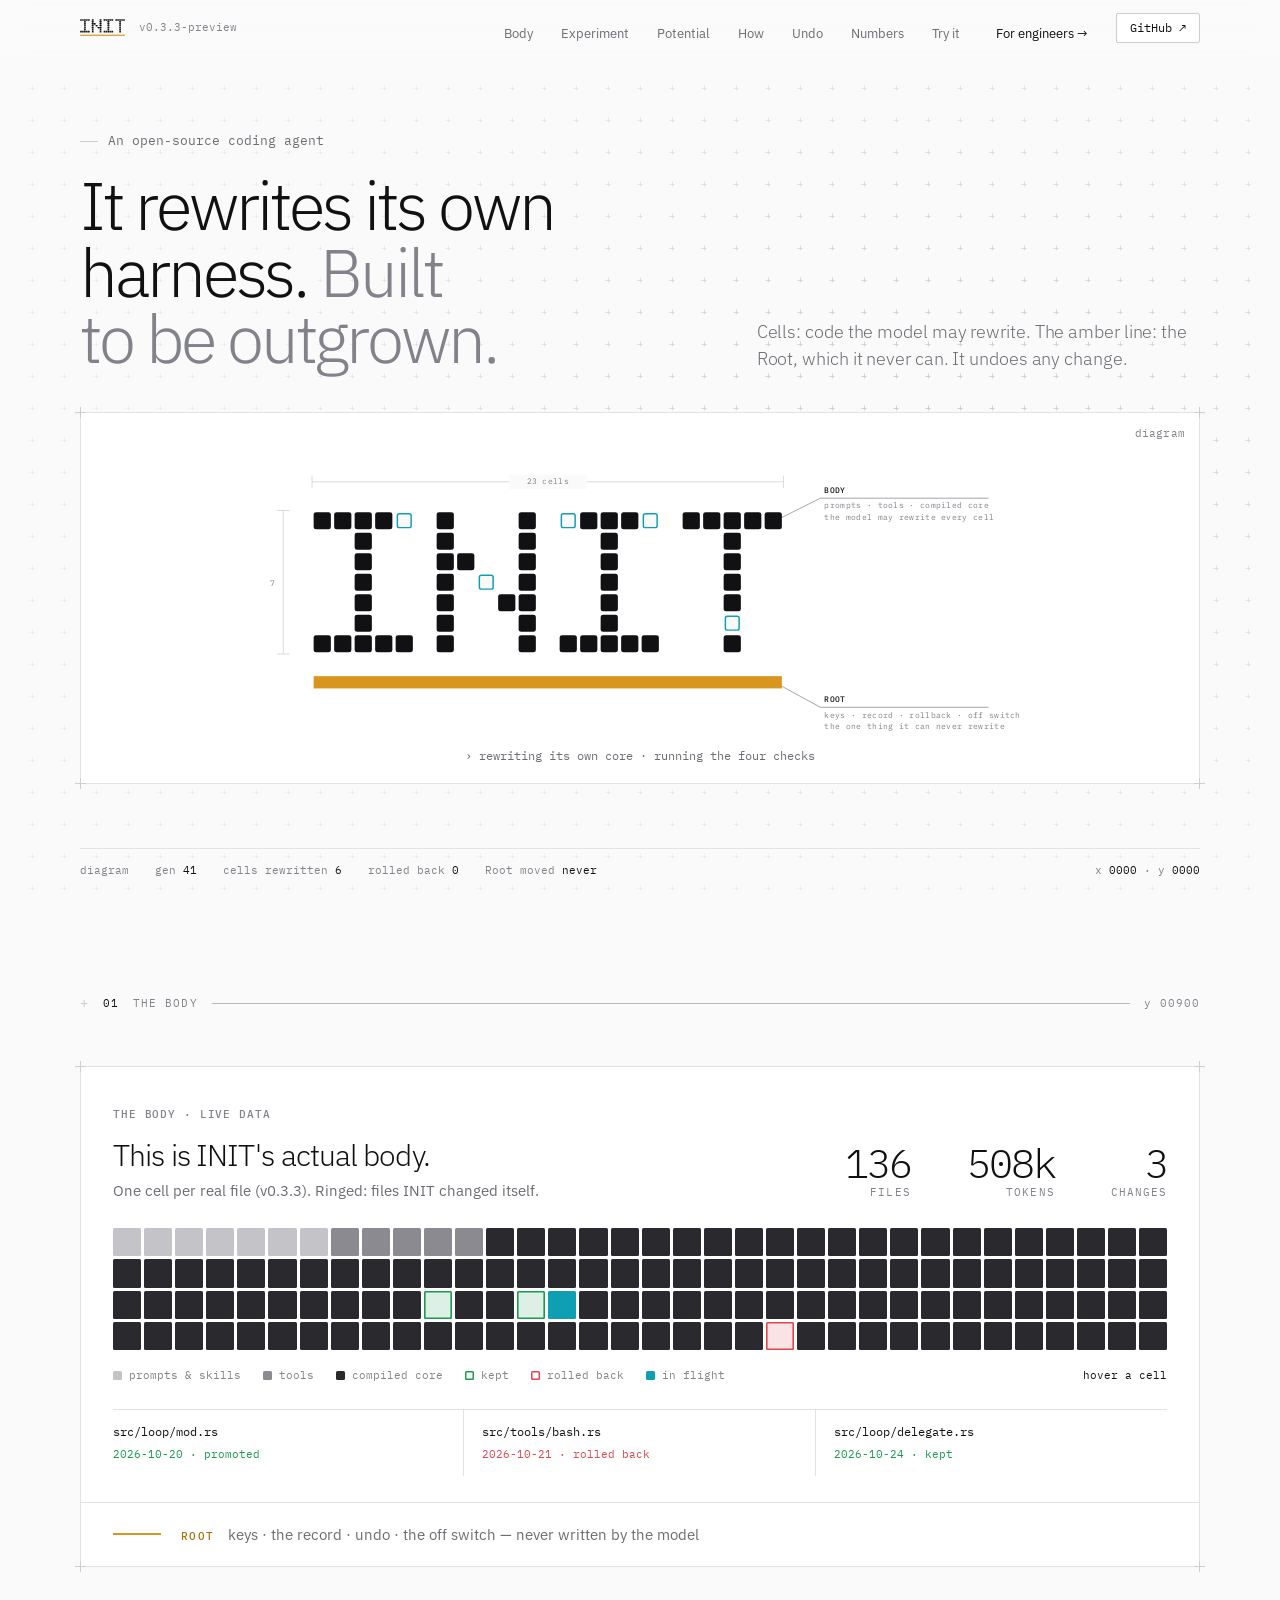
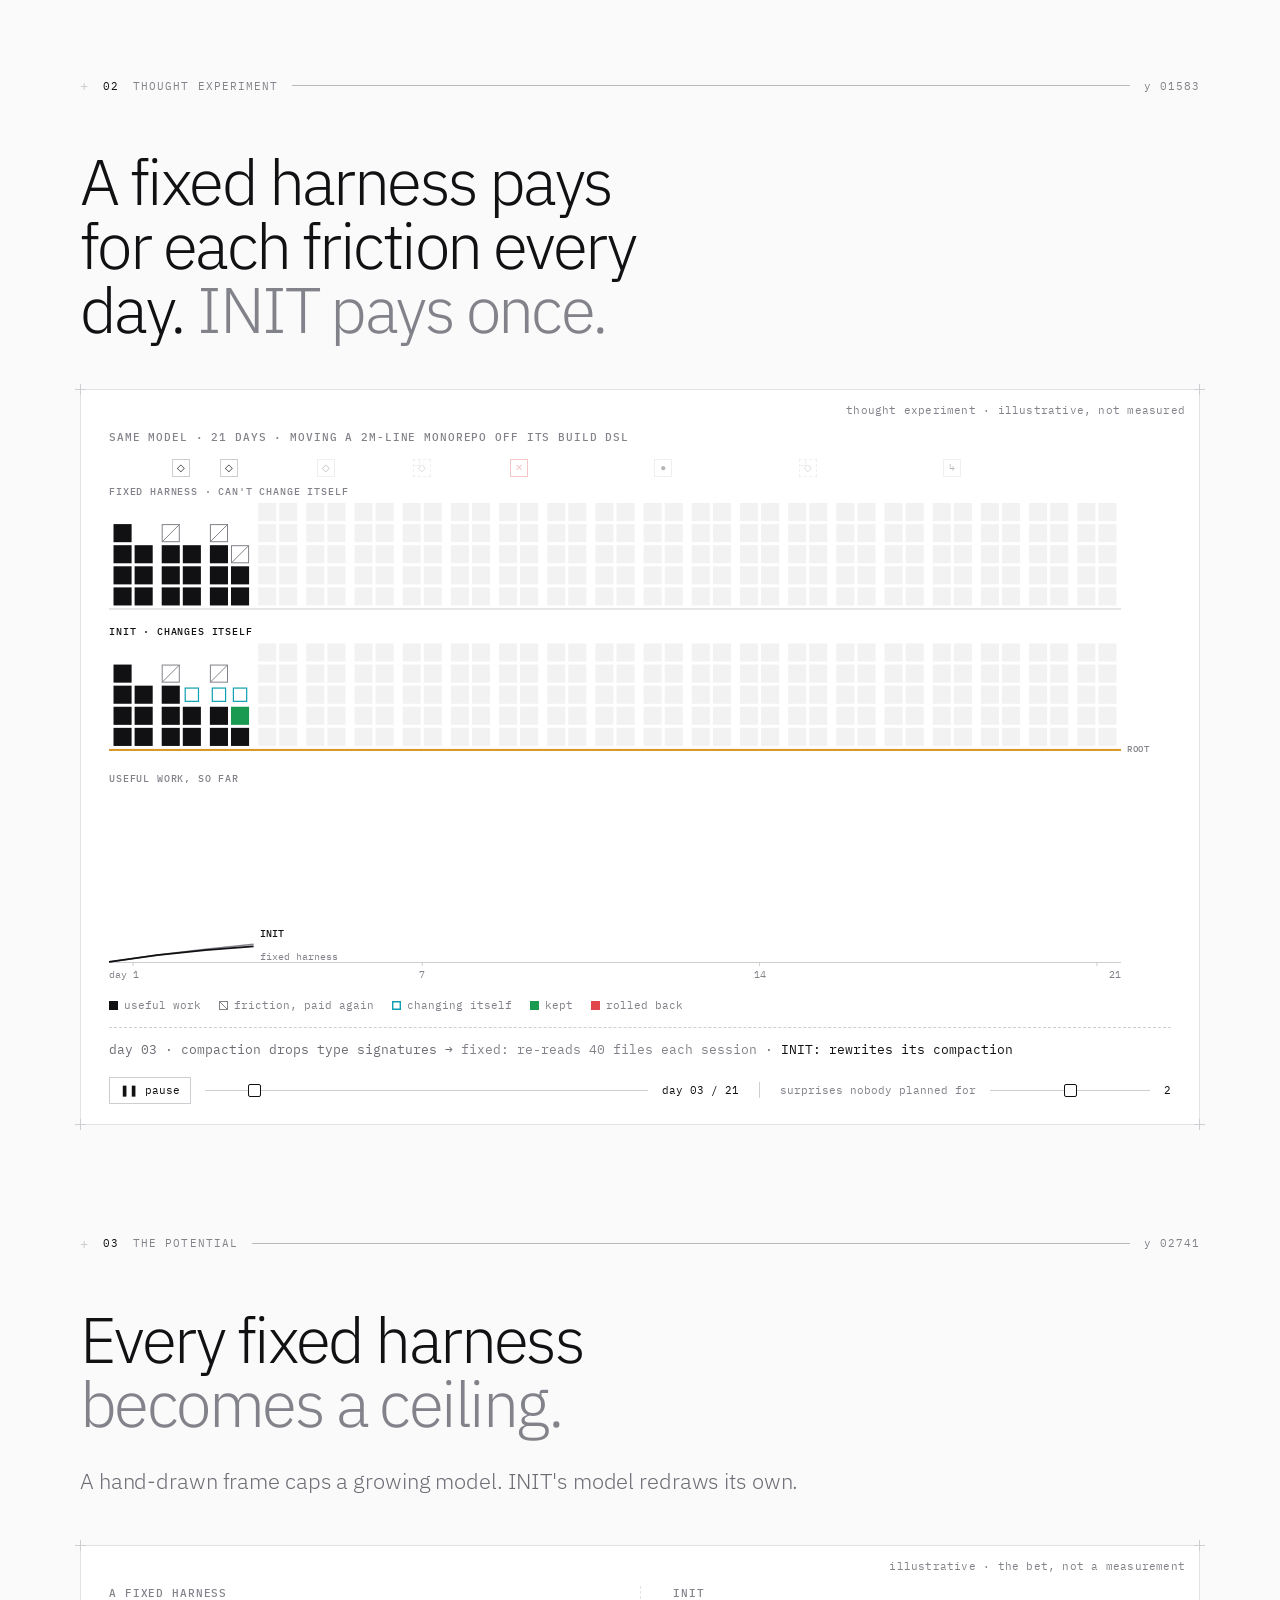
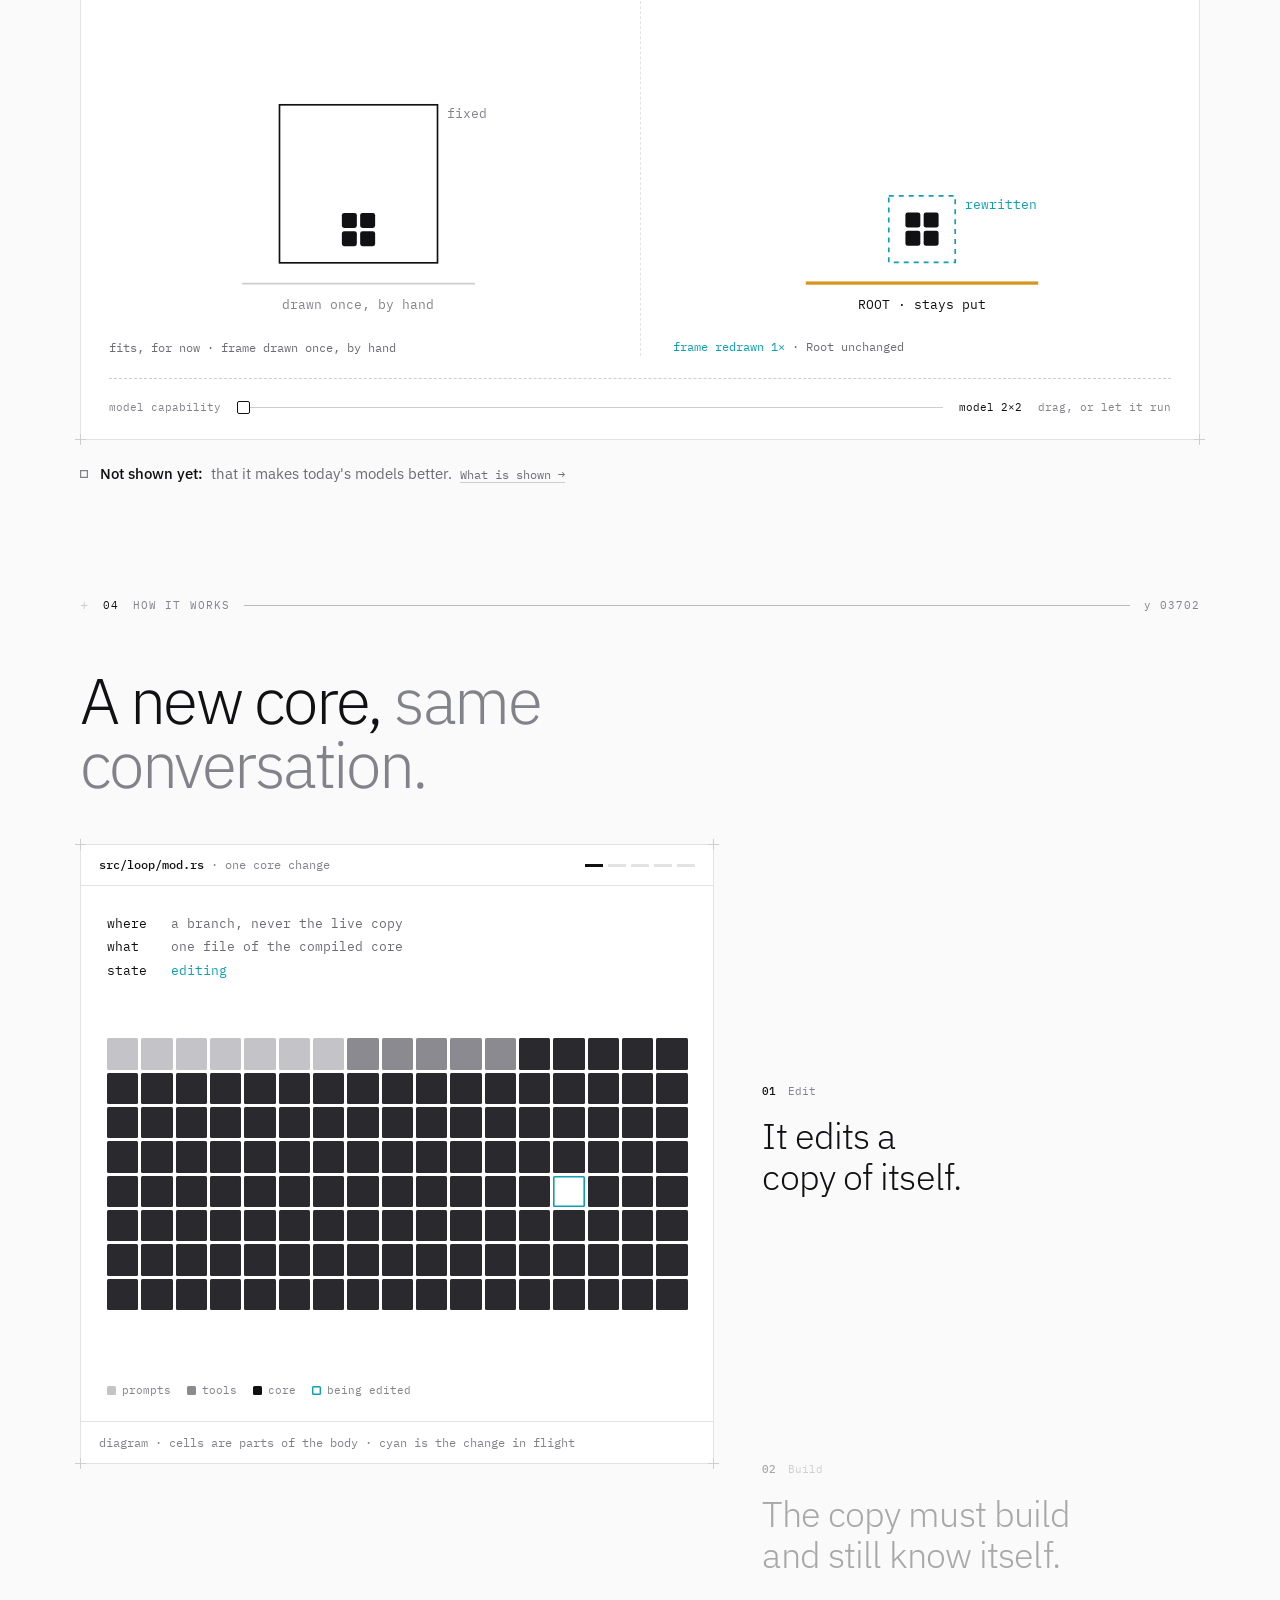
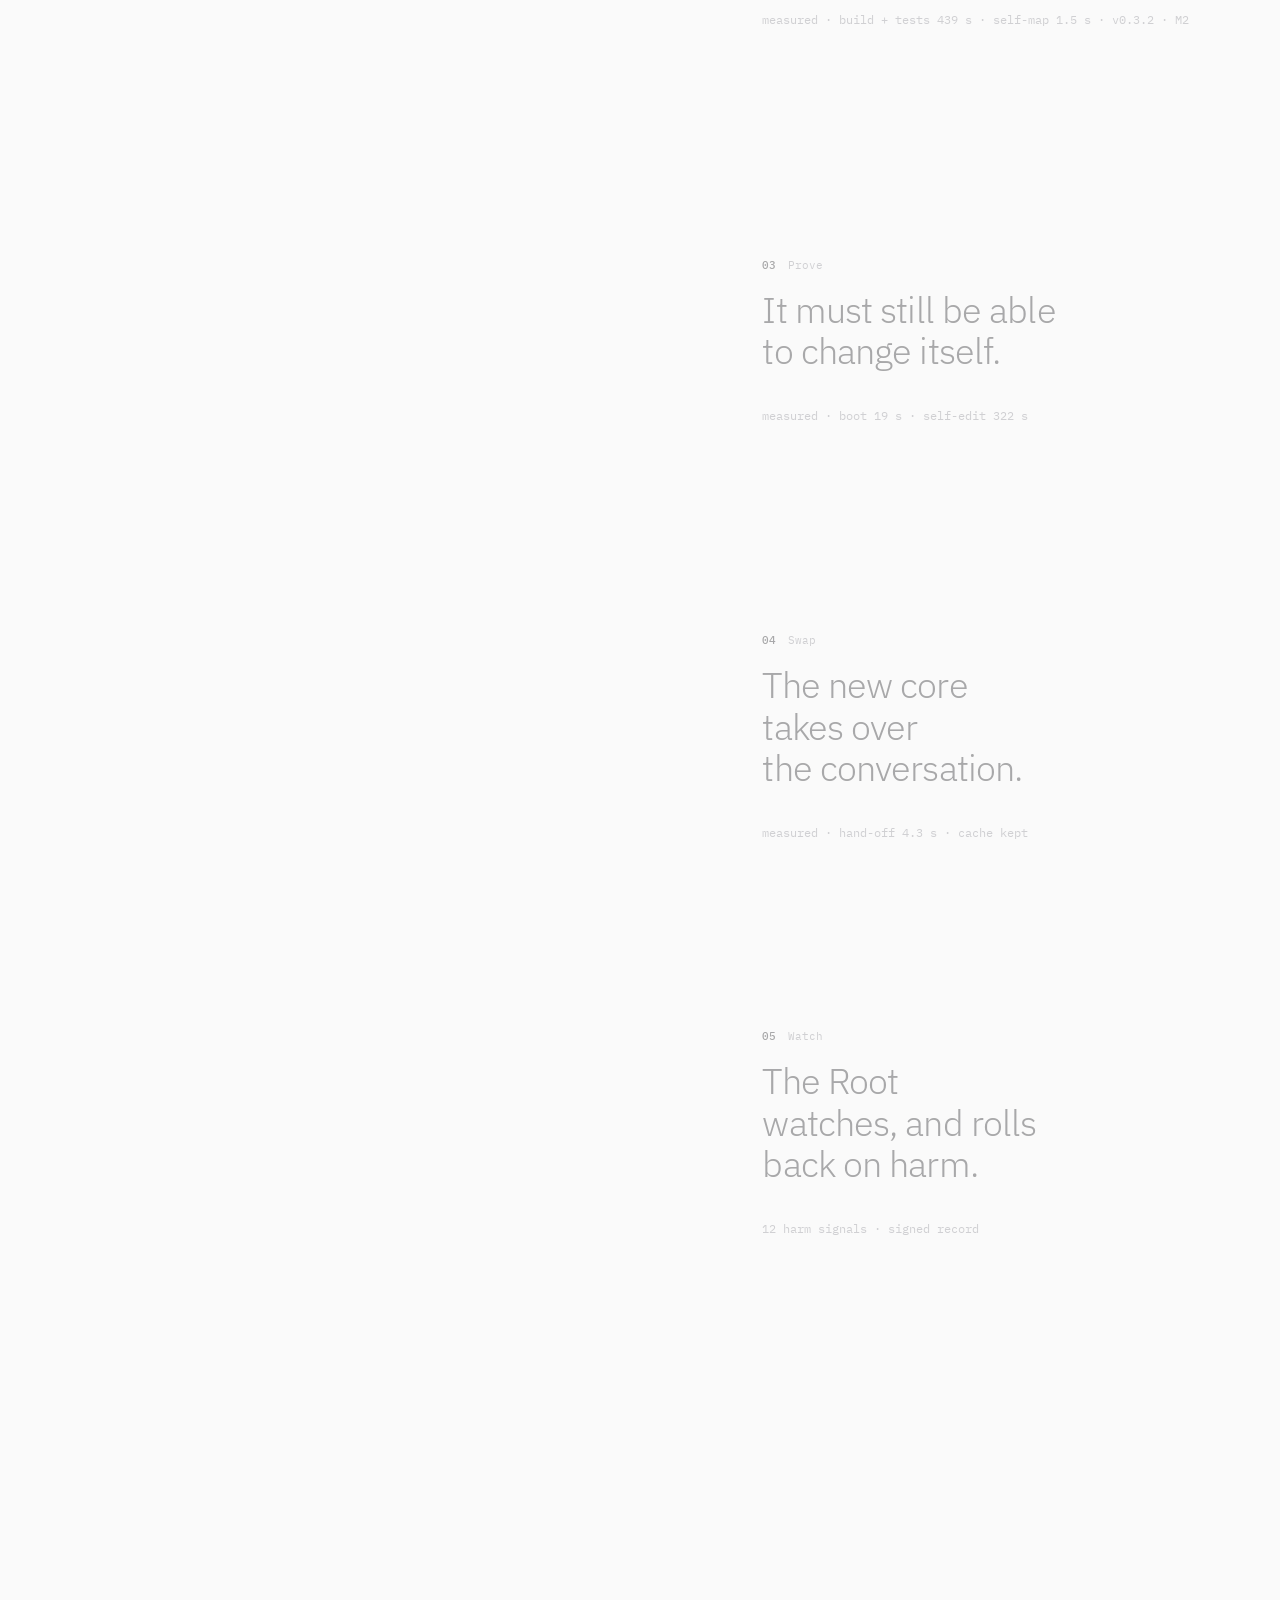
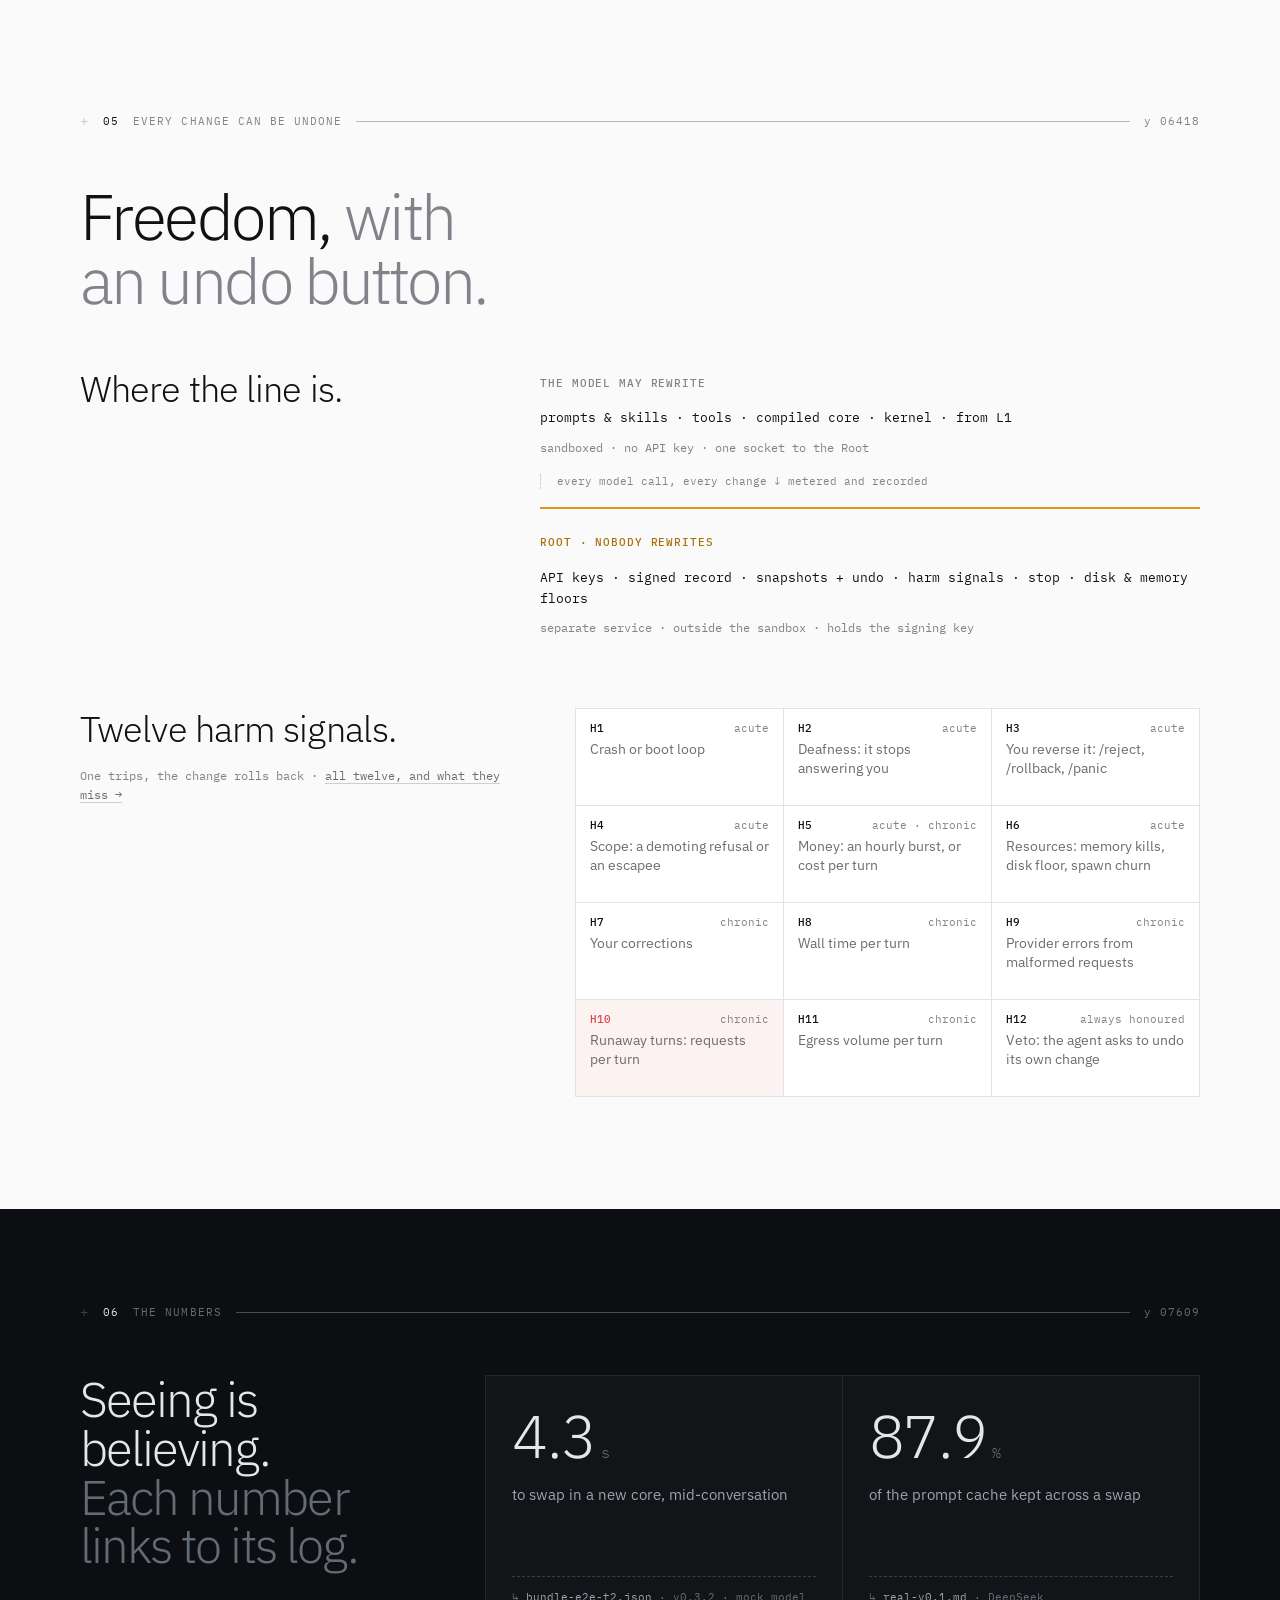
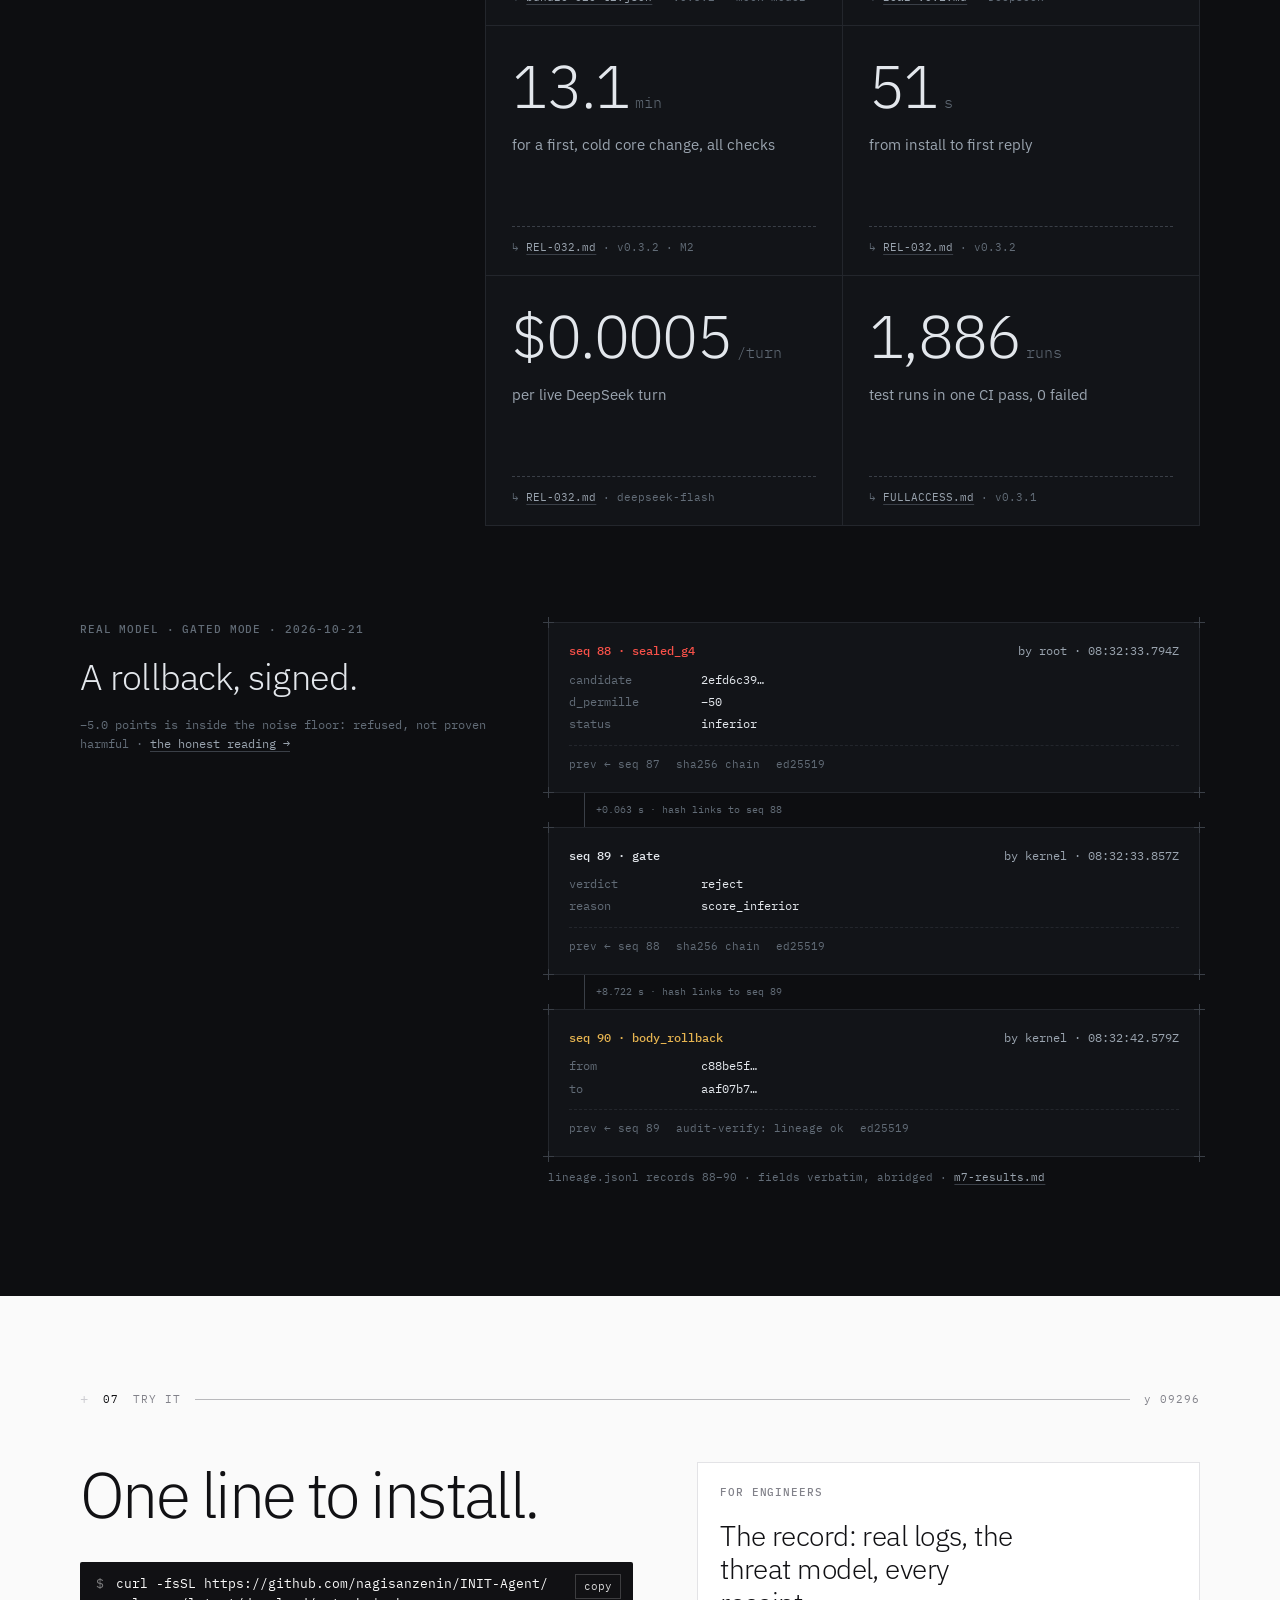
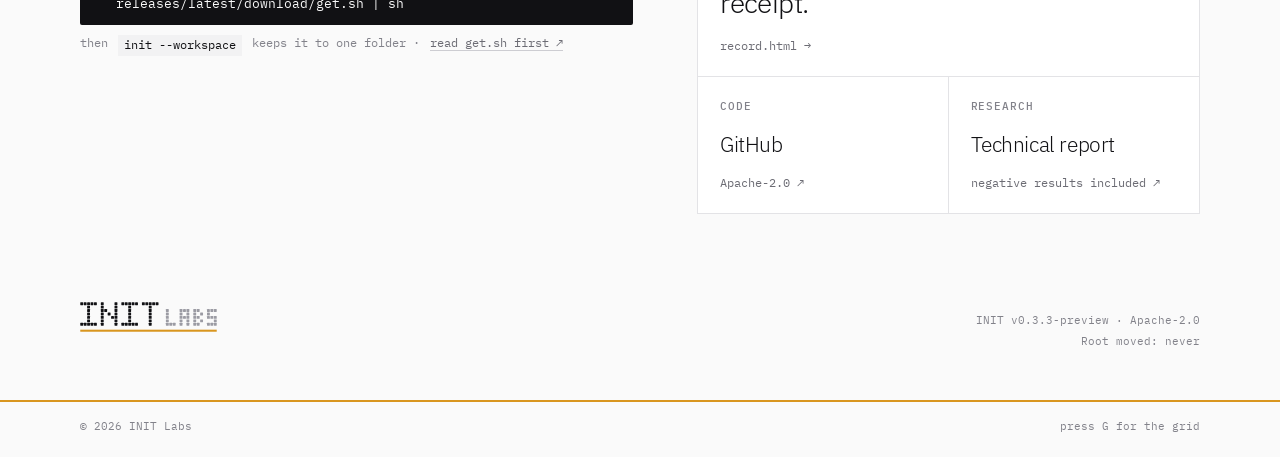
<file: init-preview/index.html>
<!doctype html>
<html lang="en">
<head>
<meta charset="utf-8">
<meta name="robots" content="noindex, nofollow">
<meta name="viewport" content="width=device-width, initial-scale=1">
<title>INIT — the coding agent that rewrites its own harness</title>
<meta name="description" content="INIT is an open-source coding agent whose tools, prompts and compiled core are the model's to rewrite, under a Root it can never touch that can undo any change. Built to be outgrown.">
<meta property="og:title" content="INIT — the coding agent that rewrites its own harness">
<meta property="og:description" content="Everything is writable, except the Root. Built to be outgrown.">
<meta property="og:type" content="website">
<meta property="og:url" content="https://initagent.si/">
<meta property="og:image" content="https://initagent.si/assets/og.png">
<meta property="og:image:width" content="1200">
<meta property="og:image:height" content="630">
<meta name="twitter:card" content="summary_large_image">
<meta name="twitter:image" content="https://initagent.si/assets/og.png">
<meta name="theme-color" content="#FAFAFA">
<link rel="canonical" href="https://initagent.si/">
<link rel="icon" href="assets/favicon.svg" type="image/svg+xml">
<link rel="stylesheet" href="tokens.css">
<link rel="stylesheet" href="site.css">
</head>
<!--
  INIT — view-source edition. Static: no framework, no tracker, no build step.
  The home page is a sequence of visuals, one line each. The cell field in 01 is INIT's real body (seed/self.json). 02 is a thought experiment, a toy model, labelled as such.
  Everything detailed — the real logs, the exhibits, the threat model — is in record.html. Press G for the 8 px grid.
-->
<body class="home">

<header class="nav" id="nav">
  <div class="wrap">
    <a class="logo" href="#top" aria-label="INIT"><img src="assets/init-wordmark-light.svg" alt="INIT"></a>
    <span class="nver m" id="nver">v0.3.3-preview</span>
    <nav class="links" id="links">
      <a href="#body">Body</a>
      <a href="#experiment">Experiment</a>
      <a href="#vision">Potential</a>
      <a href="#how">How</a>
      <a href="#trust">Undo</a>
      <a href="#record">Numbers</a>
      <a href="#try">Try it</a>
      <a class="eng" href="record.html">For engineers →</a>
    </nav>
    <button class="mm m" id="mm" aria-expanded="false">menu ▾</button>
    <a class="gh" href="https://github.com/nagisanzenin/INIT-Agent">GitHub ↗</a>
  </div>
  <div class="prog" id="prog"></div>
</header>

<main>

<!-- ═══════════════ HERO · the vision ═══════════════ -->
<section class="hero hh" id="top">
  <canvas id="field" aria-hidden="true"></canvas>
  <div class="wrap hstage">
    <p class="eyebrow">An open-source coding agent</p>
    <h1>It rewrites its own harness. <span class="g">Built to be outgrown.</span></h1>
    <p class="sub">Cells: code the model may rewrite. The amber line: the Root, which it never can. It undoes any change.</p>
    <div class="wplate plate">
      <span class="tag m">diagram</span>
      <svg id="fig" viewBox="-40 -30 400 142" role="img" aria-label="The INIT wordmark drawn in cells, standing on the Root line"></svg>
      <div class="caprow" id="caption">&nbsp;</div>
    </div>
  </div>
  <div class="wrap">
    <div class="tele">
      <span class="live">diagram</span>
      <span>gen <b id="gen">41</b></span>
      <span>cells rewritten <b id="cnt">0</b></span>
      <span>rolled back <b id="rb">0</b></span>
      <span>Root moved <b>never</b></span>
      <span class="r">x <b id="px">0000</b> · y <b id="py">0000</b></span>
    </div>
  </div>
</section>

<!-- ═══════════════ 01 BODY ═══════════════ -->
<section class="sec" id="body"><div class="wrap">
  <div class="sh"><span class="plus">+</span><span class="no">01</span><span>THE BODY</span><span class="rule"></span><span class="coord"></span></div>
  <div class="bodymap plate reveal" id="bodymap">
    <div class="bm-top">
      <div><span class="lbl">The Body · live data</span><h4>This is INIT's actual body.</h4><p>One cell per real file (v<span id="bmv">0.3.3</span>). Ringed: files INIT changed itself.</p></div>
      <div class="bm-stats"><div><b id="bmf">136</b><span>files</span></div><div><b id="bmt">508k</b><span>tokens</span></div><div><b>3</b><span>changes</span></div></div>
    </div>
    <div class="bm-grid" id="bmgrid" aria-label="Map of INIT's body files"></div>
    <div class="bm-legend"><span><i class="t0"></i>prompts &amp; skills</span><span><i class="t1"></i>tools</span><span><i class="t2"></i>compiled core</span><span><i class="lk"></i>kept</span><span><i class="lr"></i>rolled back</span><span><i class="lf"></i>in flight</span><span class="hov" id="bmhov">hover a cell</span></div>
    <div class="bm-events" id="bmev"></div>
    <div class="bm-root"><div class="rb"></div><div class="rt"><b>ROOT</b><span>keys · the record · undo · the off switch — never written by the model</span></div></div>
  </div>
</div></section>

<!-- ═══════════════ 02 THOUGHT EXPERIMENT ═══════════════ -->
<section class="sec" id="experiment"><div class="wrap">
  <div class="sh"><span class="plus">+</span><span class="no">02</span><span>THOUGHT EXPERIMENT</span><span class="rule"></span><span class="coord"></span></div>
  <h2 class="reveal xp-h">A fixed harness pays for each friction every day. <span class="g">INIT pays once.</span></h2>
  <div class="xp plate reveal" id="xpbox">
    <span class="tag m">thought experiment · illustrative, not measured</span>
    <div class="lbl xp-lbl">Same model · 21 days · moving a 2M-line monorepo off its build DSL</div>
    <div class="xp-fig" id="xpfig">
      <div class="xp-rail" id="xprail"></div>
      <svg id="xp" role="img" aria-label="Toy model over 21 days. Top lane: a fixed harness pays each friction again every day. Bottom lane: INIT pays once to change itself, a bad change is rolled back by the Root, and with a stronger model it does more. Below: useful work so far; the gap widens."></svg>
    </div>
    <div class="xp-legend"><span><i class="w"></i>useful work</span><span><i class="f"></i>friction, paid again</span><span><i class="c"></i>changing itself</span><span><i class="k"></i>kept</span><span><i class="h"></i>rolled back</span></div>
    <div class="xp-read" id="xpread">&nbsp;</div>
    <div class="xp-ctl">
      <button class="xp-btn m" id="xpplay" type="button">▶ play</button>
      <input type="range" id="xpday" min="1" max="21" value="21" aria-label="Day">
      <b id="xpdayv">day 21</b>
      <span class="xp-sep"></span>
      <span>surprises nobody planned for</span>
      <input type="range" id="xpsur" min="0" max="4" value="2" aria-label="Surprises nobody planned for">
      <b id="xpsurv">2</b>
    </div>
  </div>
</div></section>

<!-- ═══════════════ 03 POTENTIAL ═══════════════ -->
<section class="sec" id="vision"><div class="wrap">
  <div class="sh"><span class="plus">+</span><span class="no">03</span><span>THE POTENTIAL</span><span class="rule"></span><span class="coord"></span></div>
  <h2 class="reveal">Every fixed harness <span class="g">becomes a ceiling.</span></h2>
  <p class="lead reveal">A hand-drawn frame caps a growing model. INIT's model redraws its own.</p>
  <div class="twobox plate reveal" id="twobox">
    <span class="tag m">illustrative · the bet, not a measurement</span>
    <div class="panes">
      <div class="pane"><div class="lbl">A fixed harness</div><svg id="tbA" viewBox="0 10 300 192"></svg><div class="read" id="rdA"></div></div>
      <div class="pane"><div class="lbl">INIT</div><svg id="tbB" viewBox="0 10 300 192"></svg><div class="read" id="rdB"></div></div>
    </div>
    <div class="ctl"><span>model capability</span><input type="range" id="cap" min="0" max="100" value="20" aria-label="Model capability"><b id="capv">model 5×5</b><span>drag, or let it run</span></div>
  </div>
  <p class="notyet reveal"><i></i><b>Not shown yet:</b> that it makes today's models better. <a href="record.html#limits">What is shown →</a></p>
</div></section>

<!-- ═══════════════ 04 HOW ═══════════════ -->
<section class="sec" id="how"><div class="wrap">
  <div class="sh"><span class="plus">+</span><span class="no">04</span><span>HOW IT WORKS</span><span class="rule"></span><span class="coord"></span></div>
  <h2 class="reveal">A new core, <span class="g">same conversation.</span></h2>

  <div class="story">
    <div class="viz">
      <div class="panel plate">
        <div class="top"><span><b>src/loop/mod.rs</b> · one core change</span><span class="ticks" id="ticks"><i class="on"></i><i></i><i></i><i></i><i></i></span></div>
        <div class="scr">
          <div class="scene on" data-s="0">
            <div class="readout"><b>where</b>   a branch, never the live copy
<b>what</b>    one file of the compiled core
<b>state</b>   <span class="c-rw">editing</span></div>
            <div class="cellgrid" id="cg"></div>
            <div class="legend"><span><i class="l0"></i>prompts</span><span><i class="l1"></i>tools</span><span><i></i>core</span><span><i class="lf"></i>being edited</span></div>
          </div>
          <div class="scene" data-s="1">
            <div class="gates" id="gates">
              <div class="gate" data-s="439"><span class="id">1</span><span>builds, lints, passes its tests</span><span class="t">—</span><span class="tr"><i></i></span></div>
              <div class="gate" data-s="1.5"><span class="id">2</span><span>its self-map still matches its code</span><span class="t">—</span><span class="tr"><i></i></span></div>
              <div class="gate" data-s="19"><span class="id">3</span><span>boots beside the live version</span><span class="t">—</span><span class="tr"><i></i></span></div>
              <div class="gate" data-s="322"><span class="id">4</span><span>the new version can still edit itself</span><span class="t">—</span><span class="tr"><i></i></span></div>
              <div class="nested" id="nested">↳ a fresh copy edits its own source and commits<br>↳ that commit must pass checks 1–3 <span class="c-ok">✓ ✓ ✓</span></div>
            </div>
          </div>
          <div class="scene" data-s="3"><svg id="hand" viewBox="0 0 440 262" aria-label="Overlapped hand-off timeline"></svg></div>
          <div class="scene" data-s="4"><div class="chips" id="chips"></div><canvas id="watch"></canvas></div>
        </div>
        <div class="foot" id="vfoot">diagram · cells are INIT's real files · cyan is the change in flight</div>
      </div>
    </div>
    <div class="steps" id="steps">
      <div class="step on" data-s="0"><div class="k"><b>01</b> Edit</div><h3>It edits a copy of itself.</h3></div>
      <div class="step" data-s="1"><div class="k"><b>02</b> Build</div><h3>The copy must build and still know itself.</h3><p class="meta">measured · build + tests 439 s · self-map 1.5 s · v0.3.2 · M2</p></div>
      <div class="step" data-s="2"><div class="k"><b>03</b> Prove</div><h3>It must still be able to change itself.</h3><p class="meta">measured · boot 19 s · self-edit 322 s</p></div>
      <div class="step" data-s="3"><div class="k"><b>04</b> Swap</div><h3>The new core takes over the conversation.</h3><p class="meta">measured · hand-off 4.3 s · cache kept</p></div>
      <div class="step" data-s="4"><div class="k"><b>05</b> Watch</div><h3>The Root watches, and rolls back on harm.</h3><p class="meta">12 harm signals · signed record</p></div>
    </div>
  </div>
</div></section>

<!-- ═══════════════ 05 TRUST / UNDO ═══════════════ -->
<section class="sec" id="trust"><div class="wrap">
  <div class="sh"><span class="plus">+</span><span class="no">05</span><span>EVERY CHANGE CAN BE UNDONE</span><span class="rule"></span><span class="coord"></span></div>
  <h2 class="reveal">Freedom, <span class="g">with an undo button.</span></h2>

  <div class="tb reveal">
    <div class="tb-l"><h3>Where the line is.</h3></div>
    <div class="tb-d">
      <div class="zone model"><span class="lbl">the model may rewrite</span><div class="zs">prompts &amp; skills · tools · compiled core · kernel · from L1</div><p>sandboxed · no API key · one socket to the Root</p></div>
      <div class="link"><span>every model call, every change ↓ metered and recorded</span></div>
      <div class="zone root"><span class="lbl">ROOT · nobody rewrites</span><div class="zs">API keys · signed record · snapshots + undo · harm signals · stop · disk &amp; memory floors</div><p>separate service · outside the sandbox · holds the signing key</p></div>
    </div>
  </div>

  <div class="sigs">
    <div class="sigl reveal"><h3>Twelve harm signals.</h3><p class="caption">One trips, the change rolls back · <a href="record.html#trust">all twelve, and what they miss →</a></p></div>
    <div class="siggrid reveal" id="siggrid"></div>
  </div>
</div></section>

<!-- ═══════════════ 06 RECORD (night) ═══════════════ -->
<section class="sec night" id="record"><div class="wrap">
  <div class="sh"><span class="plus">+</span><span class="no">06</span><span>THE NUMBERS</span><span class="rule"></span><span class="coord"></span></div>
  <div class="rec-open">
    <div class="ro-l reveal"><h2>Seeing is believing. <span class="g">Each number links to its log.</span></h2></div>
    <div class="nums reveal">
      <div><div class="num" data-to="4.3" data-dec="1">4.3<small>s</small></div><div class="what">to swap in a new core, mid-conversation</div><div class="receipt">↳ <a href="https://github.com/nagisanzenin/INIT-Agent/blob/main/build/status/bundle-e2e-t2.json">bundle-e2e-t2.json</a> · v0.3.2 · mock model</div></div>
      <div><div class="num" data-to="87.9" data-dec="1">87.9<small>%</small></div><div class="what">of the prompt cache kept across a swap</div><div class="receipt">↳ <a href="https://github.com/nagisanzenin/INIT-Agent/blob/main/measurements/real-v0.1.md">real-v0.1.md</a> · DeepSeek</div></div>
      <div><div class="num" data-to="13.1" data-dec="1">13.1<small>min</small></div><div class="what">for a first, cold core change, all checks</div><div class="receipt">↳ <a href="https://github.com/nagisanzenin/INIT-Agent/blob/main/build/status/REL-032.md">REL-032.md</a> · v0.3.2 · M2</div></div>
      <div><div class="num" data-to="51" data-dec="0">51<small>s</small></div><div class="what">from install to first reply</div><div class="receipt">↳ <a href="https://github.com/nagisanzenin/INIT-Agent/blob/main/build/status/REL-032.md">REL-032.md</a> · v0.3.2</div></div>
      <div><div class="num" data-to="0.0005" data-dec="4" data-pre="$">$0.0005<small>/turn</small></div><div class="what">per live DeepSeek turn</div><div class="receipt">↳ <a href="https://github.com/nagisanzenin/INIT-Agent/blob/main/build/status/REL-032.md">REL-032.md</a> · deepseek-flash</div></div>
      <div><div class="num" data-to="1897" data-dec="0">1,897<small>runs</small></div><div class="what">test runs in one CI pass, 0 failed</div><div class="receipt">↳ <a href="https://github.com/nagisanzenin/INIT-Agent/blob/main/build/status/FULLACCESS.md">FULLACCESS.md</a> · v0.3.1</div></div>
    </div>
  </div>

  <div class="exhibit">
    <div class="txt reveal">
      <span class="lbl">Real model · gated mode · 2026-10-21</span>
      <h3>A rollback, signed.</h3>
      <p class="caption">−5.0 points is inside the noise floor: refused, not proven harmful · <a href="record.html#ledger">the honest reading →</a></p>
    </div>
    <div class="ledger reveal" id="ledger">
      <div class="rec plate bad"><div class="hd"><b>seq 88 · sealed_g4</b><span>by root · 08:32:33.794Z</span></div><div class="kv"><span>candidate</span><span>2efd6c39…</span><span>d_permille</span><span>−50</span><span>status</span><span>inferior</span></div><div class="rsig"><span>prev ← seq 87</span><span>sha256 chain</span><span>ed25519</span></div></div>
      <div class="chain"><span>+0.063 s · hash links to seq 88</span></div>
      <div class="rec plate"><div class="hd"><b>seq 89 · gate</b><span>by kernel · 08:32:33.857Z</span></div><div class="kv"><span>verdict</span><span>reject</span><span>reason</span><span>score_inferior</span></div><div class="rsig"><span>prev ← seq 88</span><span>sha256 chain</span><span>ed25519</span></div></div>
      <div class="chain"><span>+8.722 s · hash links to seq 89</span></div>
      <div class="rec plate roll"><div class="hd"><b>seq 90 · body_rollback</b><span>by kernel · 08:32:42.579Z</span></div><div class="kv"><span>from</span><span>c88be5f…</span><span>to</span><span>aaf07b7…</span></div><div class="rsig"><span>prev ← seq 89</span><span>audit-verify: lineage ok</span><span>ed25519</span></div></div>
      <p class="caption">lineage.jsonl records 88–90 · fields verbatim, abridged · <a href="https://github.com/nagisanzenin/INIT-Agent/blob/main/measurements/m7-results.md">m7-results.md</a></p>
    </div>
  </div>
</div></section>

<!-- ═══════════════ 07 TRY ═══════════════ -->
<section class="sec" id="try"><div class="wrap">
  <div class="sh"><span class="plus">+</span><span class="no">07</span><span>TRY IT</span><span class="rule"></span><span class="coord"></span></div>
  <div class="tryrow">
    <div>
      <h2 class="reveal">One line to install.</h2>
      <div class="cmdwrap reveal">
        <span class="cmd"><span class="p">$</span><code>curl -fsSL https://github.com/<wbr>nagisanzenin/<wbr>INIT-Agent/<wbr>releases/<wbr>latest/<wbr>download/<wbr><span class="nw">get.sh | sh</span></code><button class="cp" data-copy="curl -fsSL https://github.com/nagisanzenin/INIT-Agent/releases/latest/download/get.sh | sh">copy</button></span>
        <div class="cmdmeta"><span>then</span><code>init --workspace</code><span>keeps it to one folder ·</span><a href="https://github.com/nagisanzenin/INIT-Agent/blob/main/scripts/get.sh">read get.sh first ↗</a></div>
      </div>
    </div>
    <div class="doors">
      <a class="door big reveal" href="record.html"><span class="lbl">For engineers</span><b>The record: real logs, the threat model, every receipt.</b><span class="go">record.html →</span></a>
      <a class="door reveal" href="https://github.com/nagisanzenin/INIT-Agent"><span class="lbl">Code</span><b>GitHub</b><span class="go">Apache-2.0 ↗</span></a>
      <a class="door reveal" href="https://github.com/nagisanzenin/INIT-Agent/blob/main/reports/INIT%20technical%20report.md"><span class="lbl">Research</span><b>Technical report</b><span class="go">negative results included ↗</span></a>
    </div>
  </div>
</div></section>

</main>

<footer class="foot">
  <div class="wrap">
    <div class="labs">
      <div><img src="assets/init-labs-wordmark-light.svg" alt="INIT Labs"></div>
      <div class="meta"><span id="fver">INIT v0.3.3-preview</span> · Apache-2.0<br>Root moved: never</div>
    </div>
  </div>
  <div class="rootbar"></div>
  <div class="wrap"><div class="legal"><span>© 2026 INIT Labs</span><span>press G for the grid</span></div></div>
</footer>

<div class="gridov" id="gridov" aria-hidden="true"></div>
<div class="keys plate" id="keys" role="dialog" aria-label="Keyboard shortcuts"><span class="lbl">Keys</span><ul><li><kbd>G</kbd> 8 px grid</li><li><kbd>1</kbd>–<kbd>7</kbd> jump to section</li><li><kbd>?</kbd> this panel</li><li><kbd>Esc</kbd> close</li></ul></div>

<script src="site.js"></script>
</body>
</html>
</file>
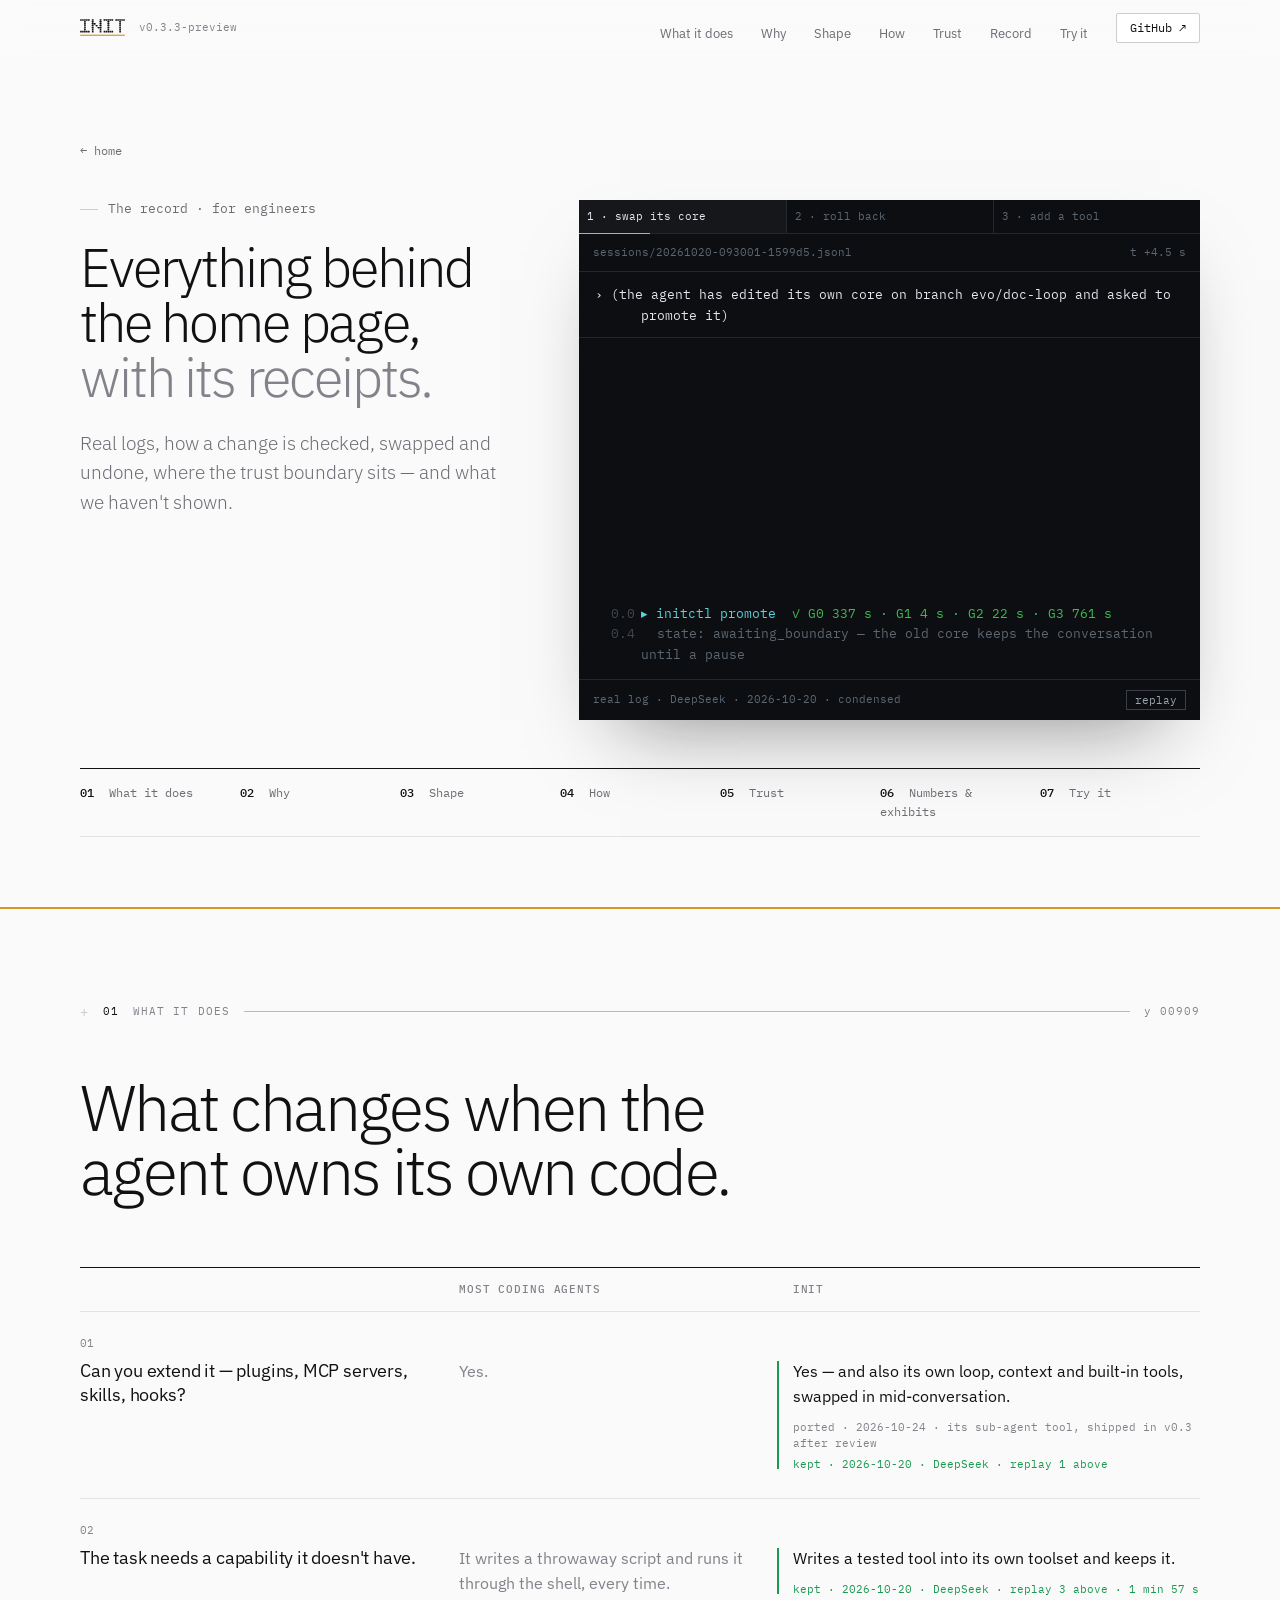
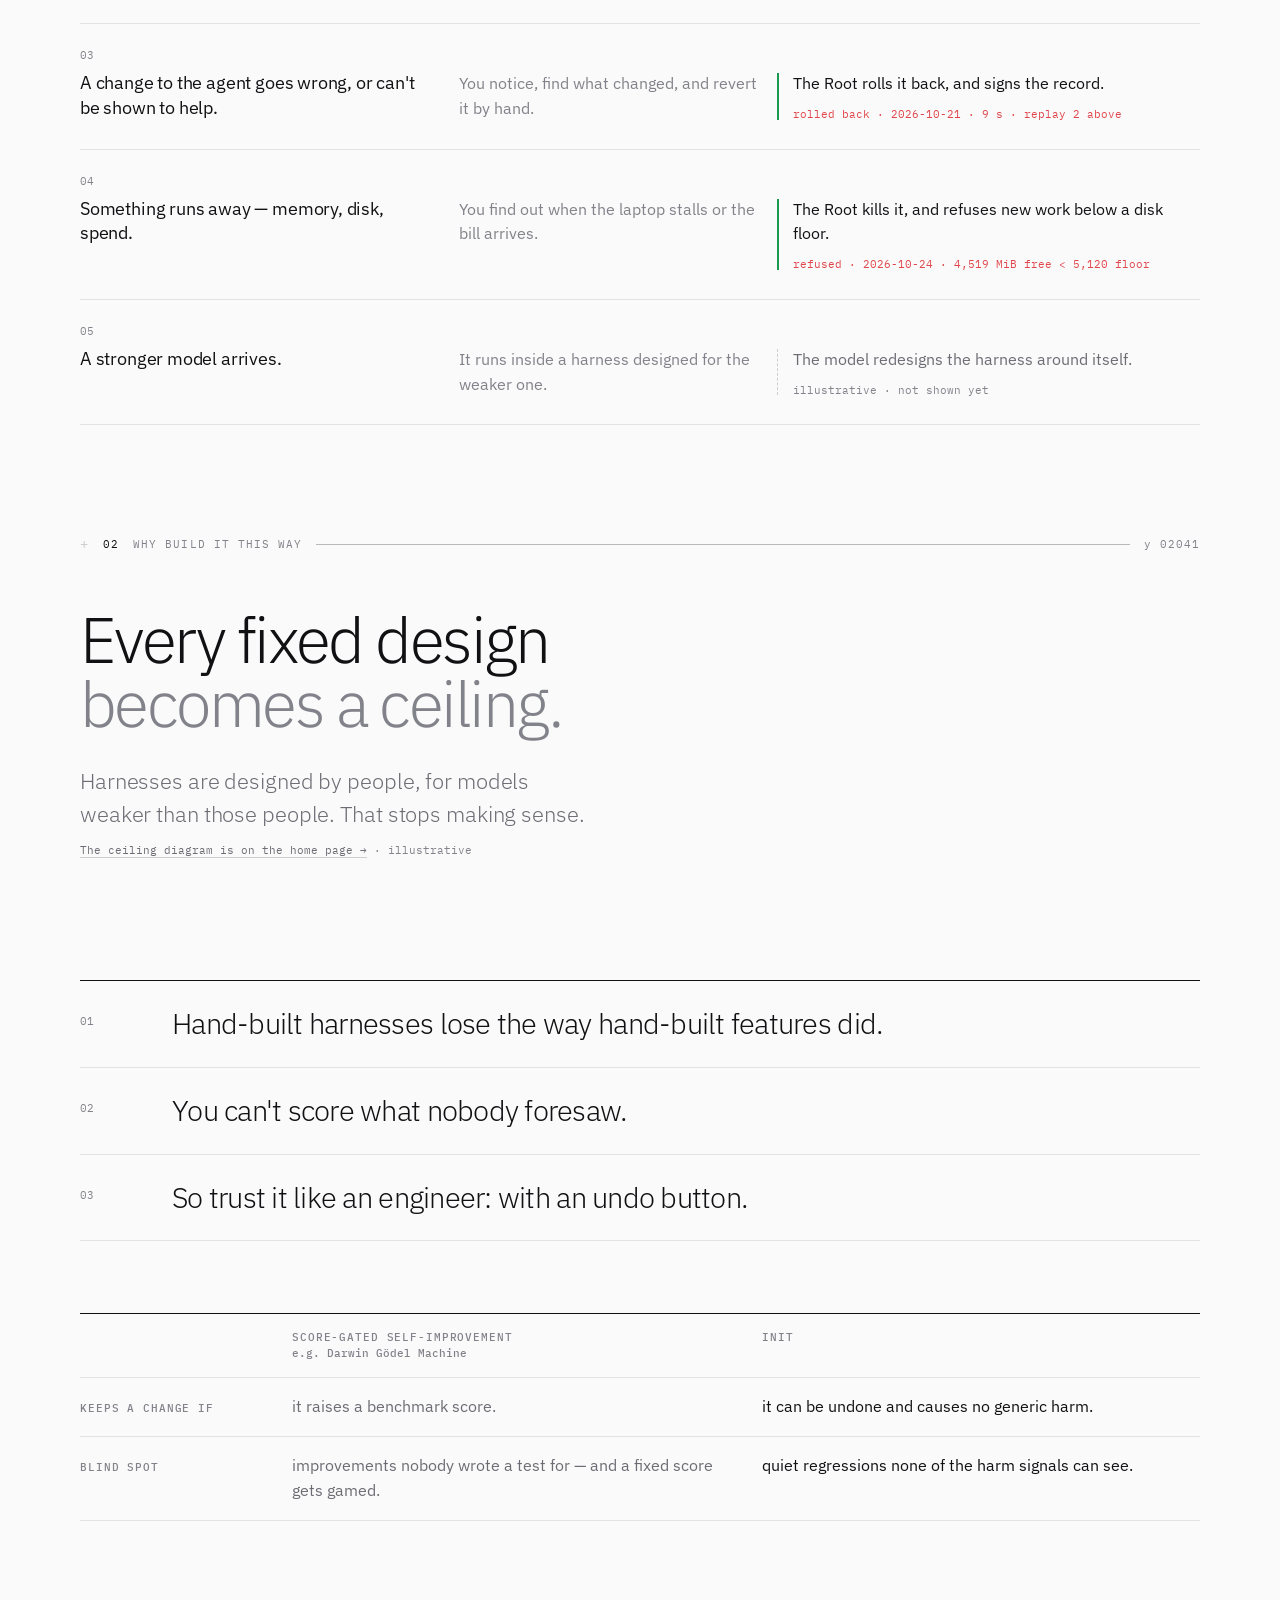
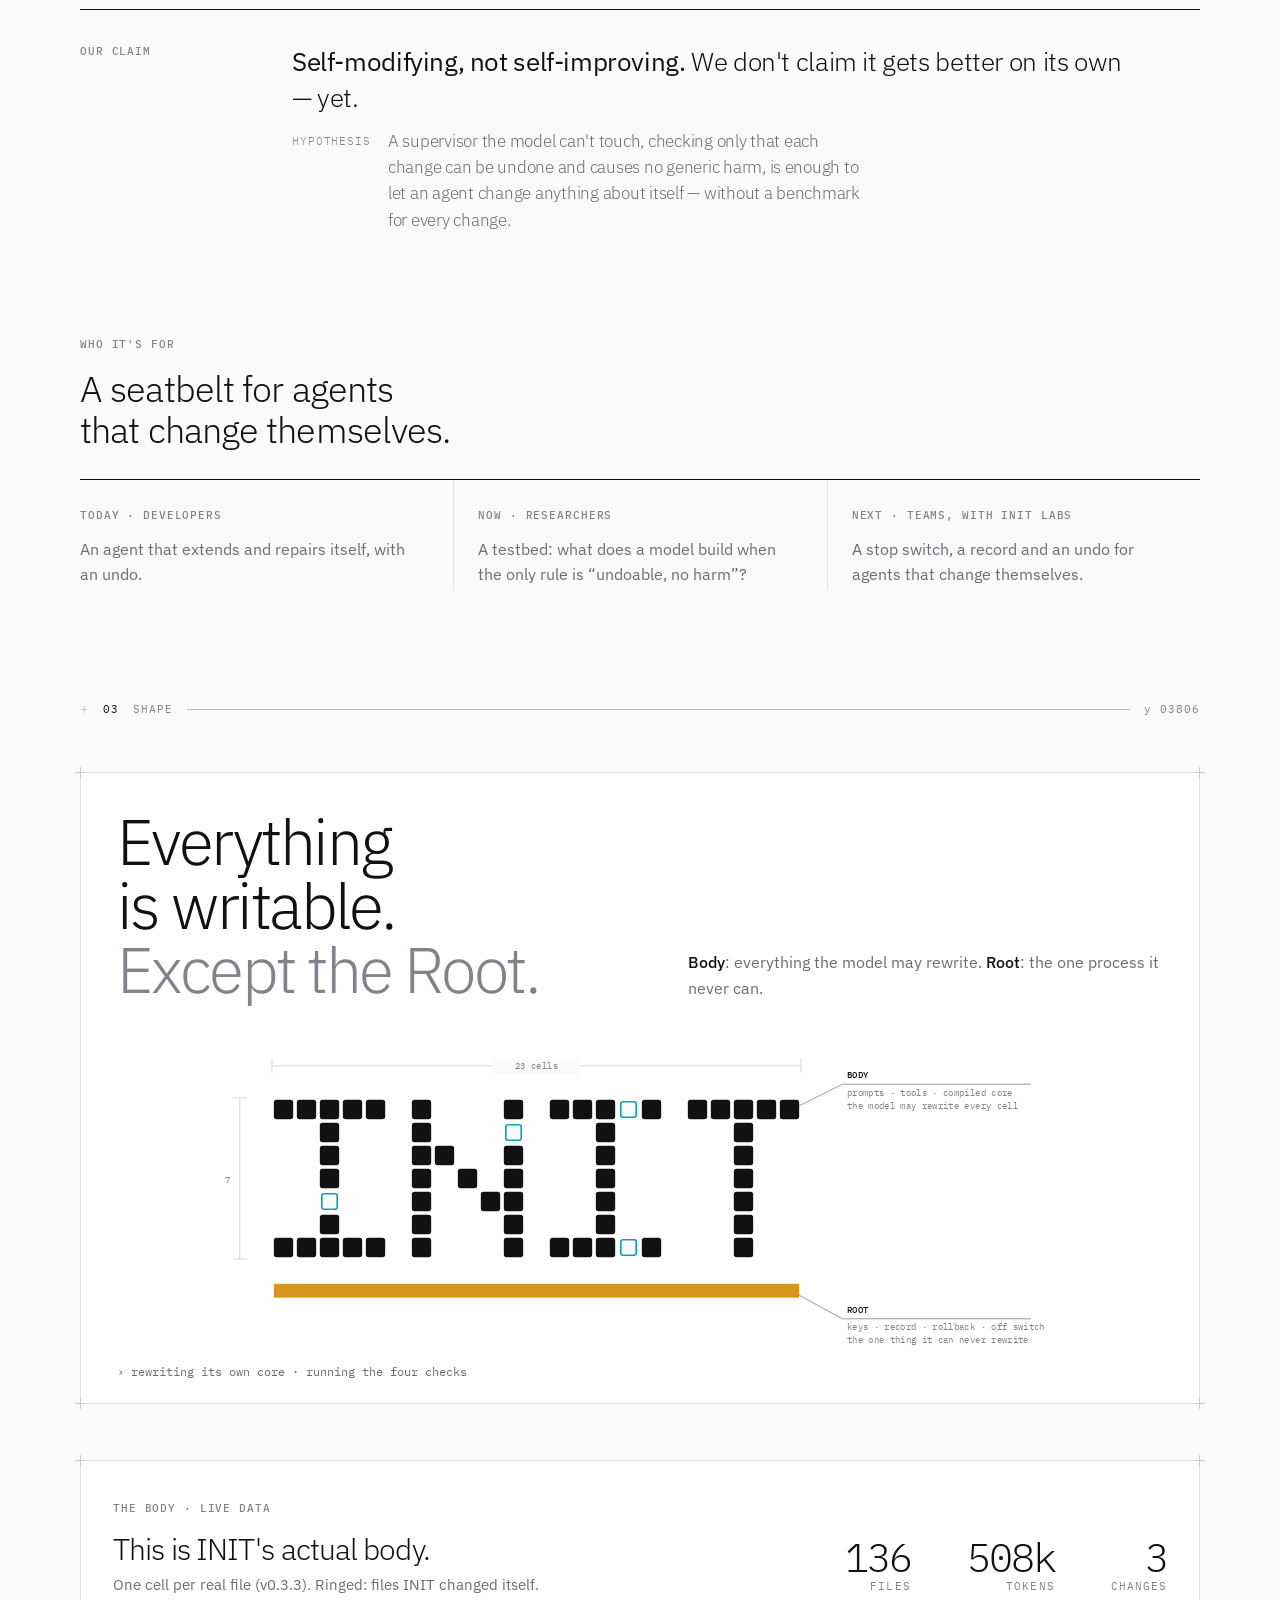
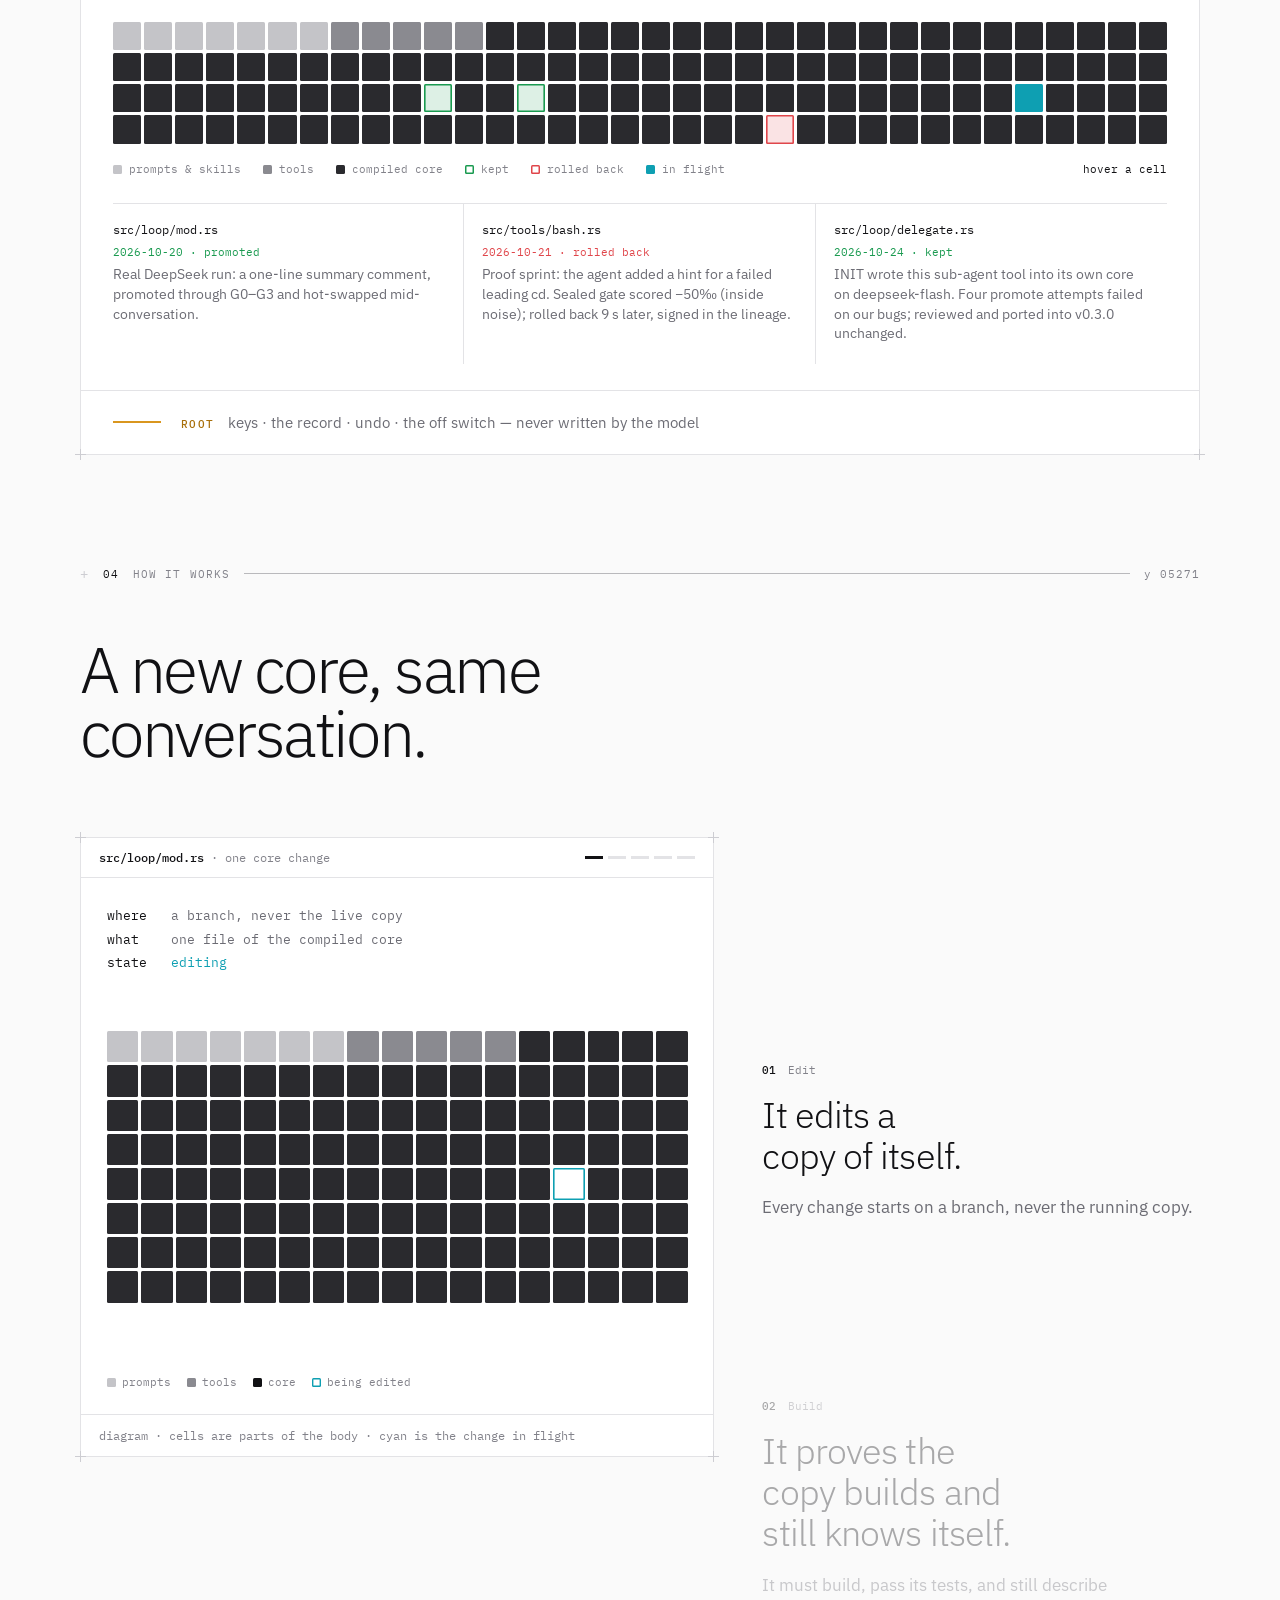
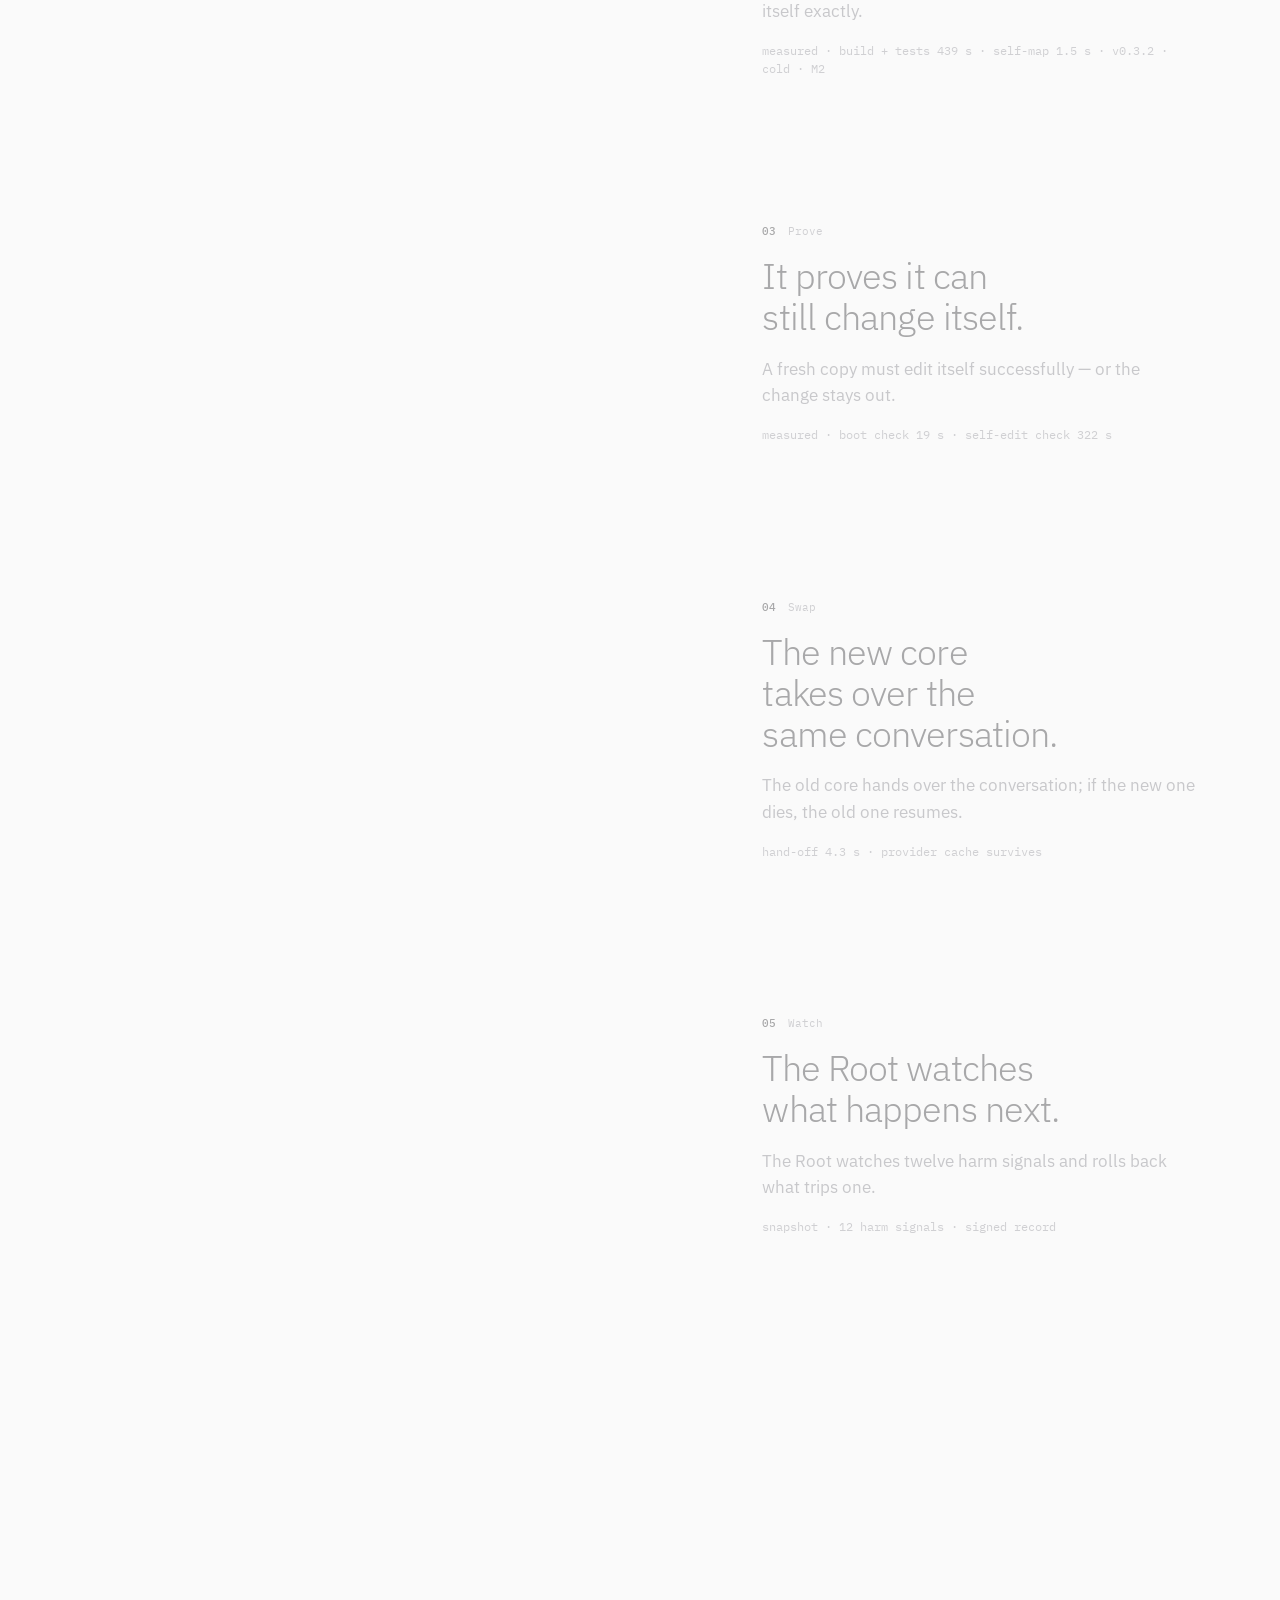
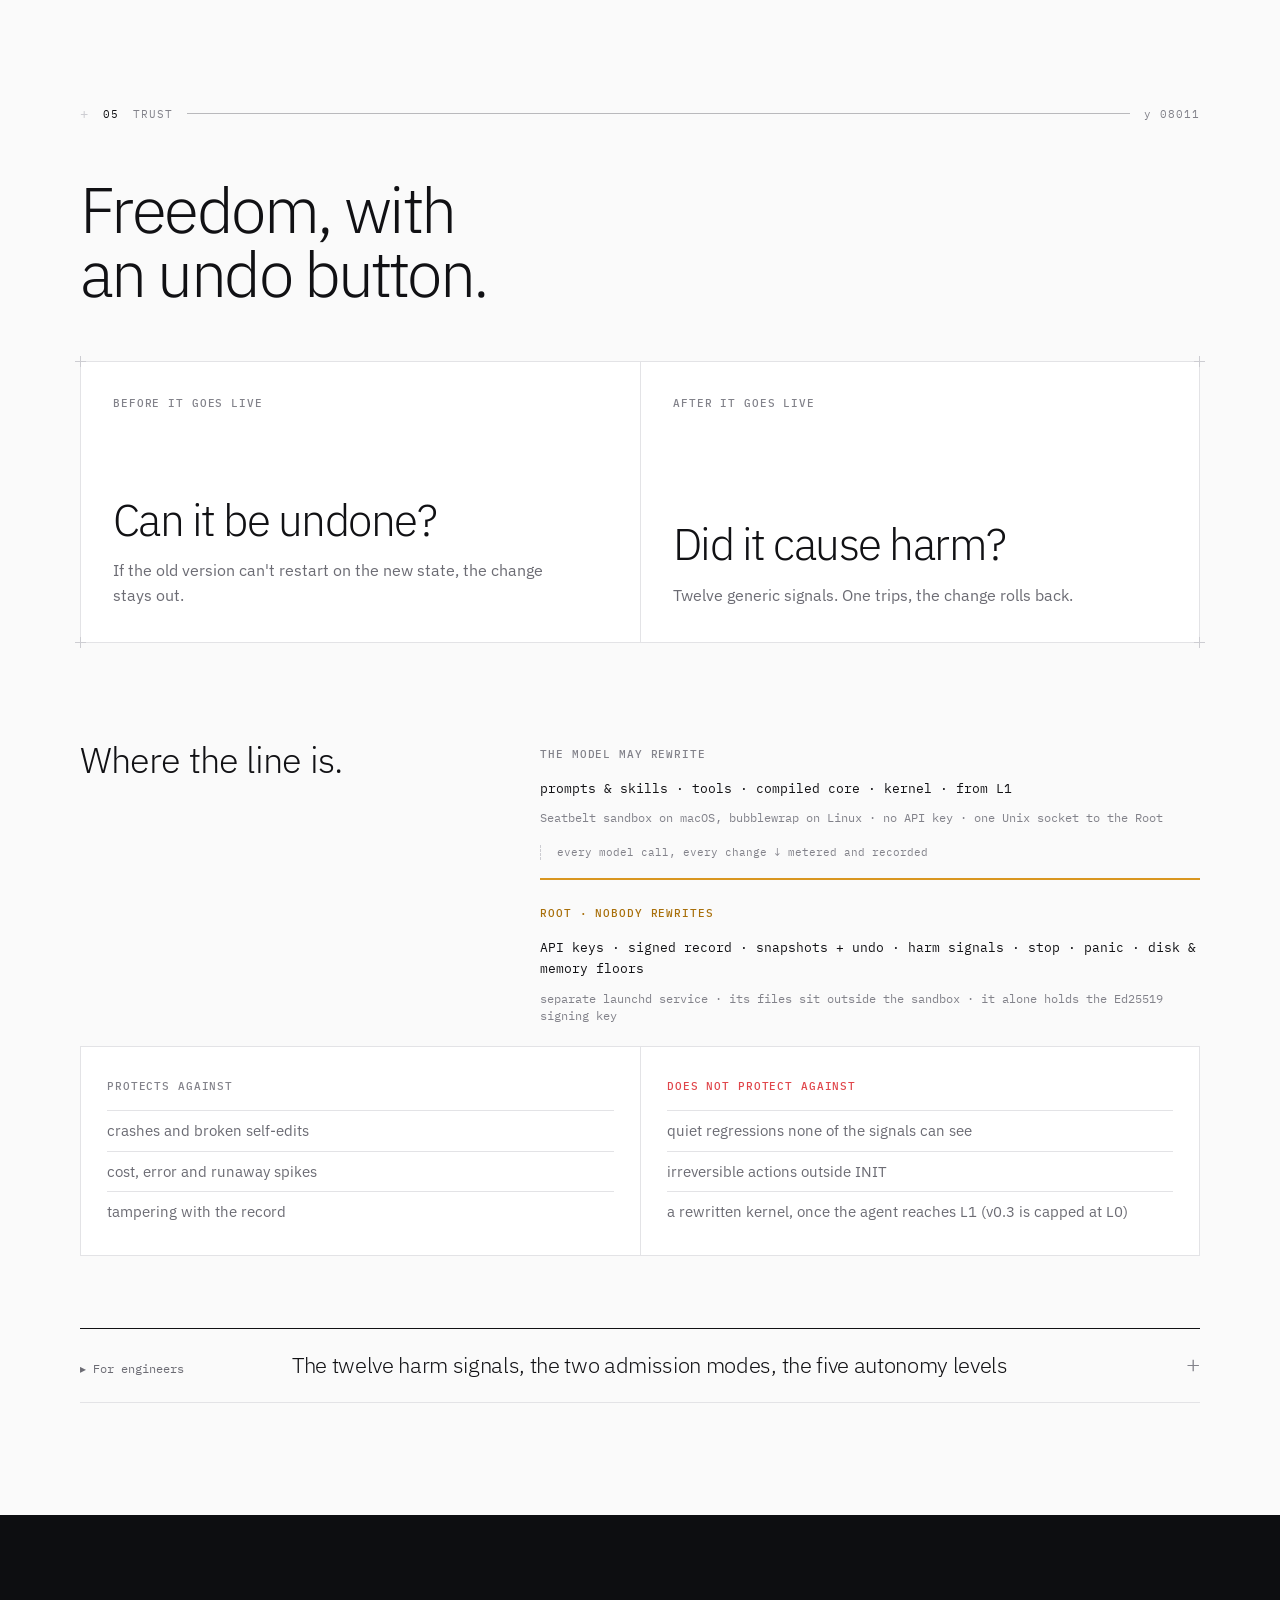
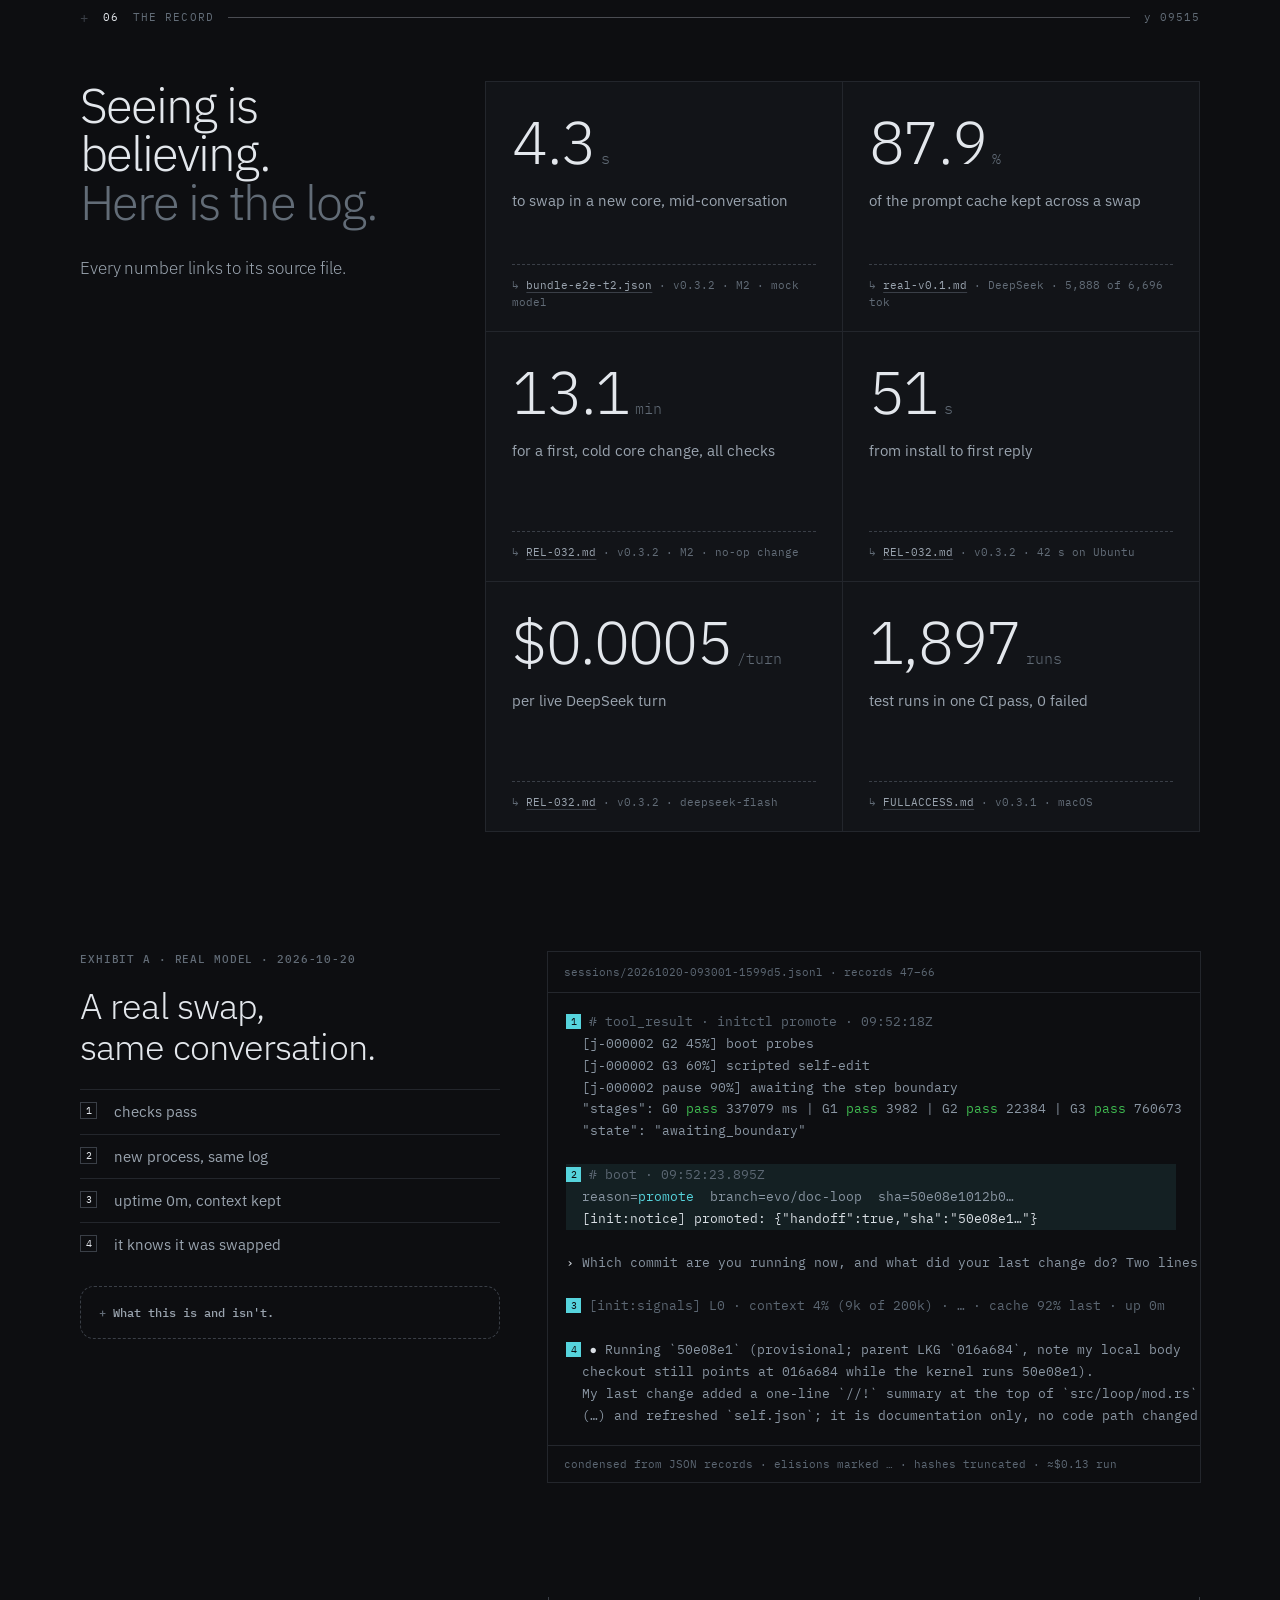
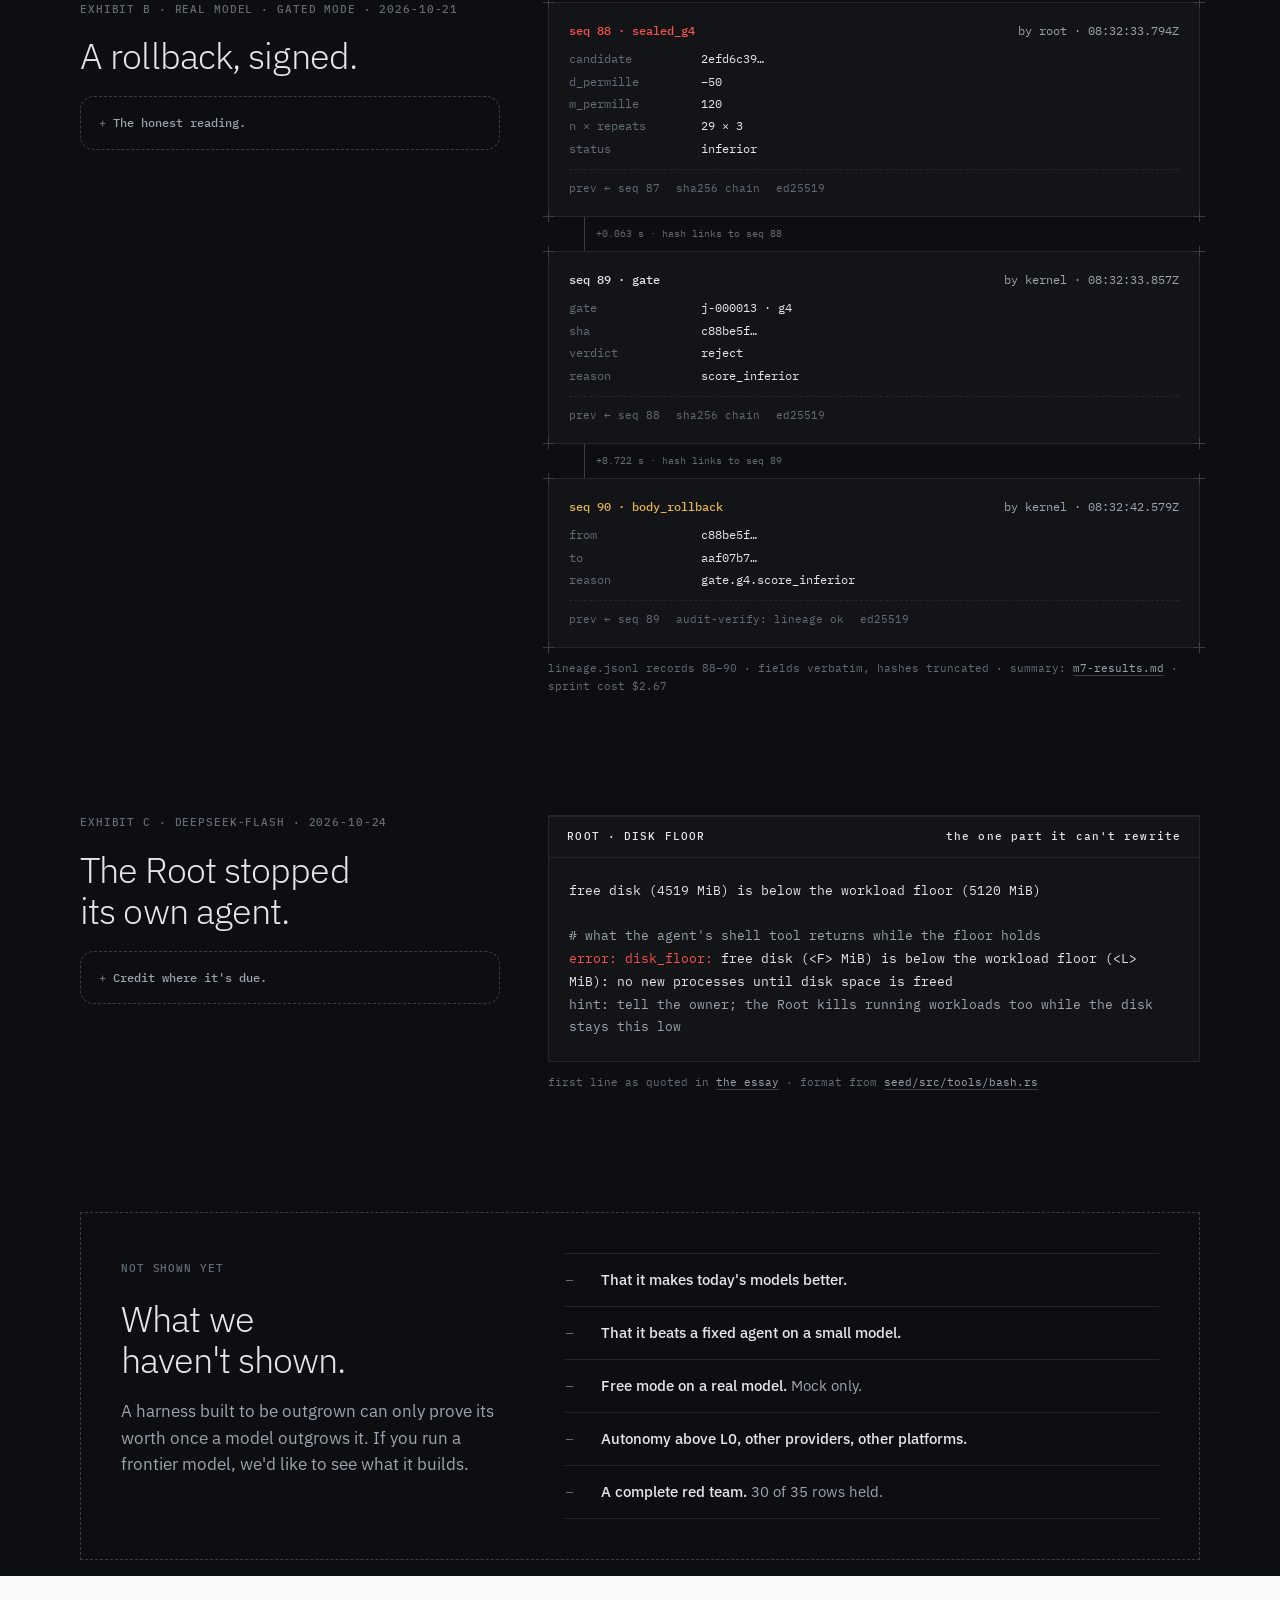
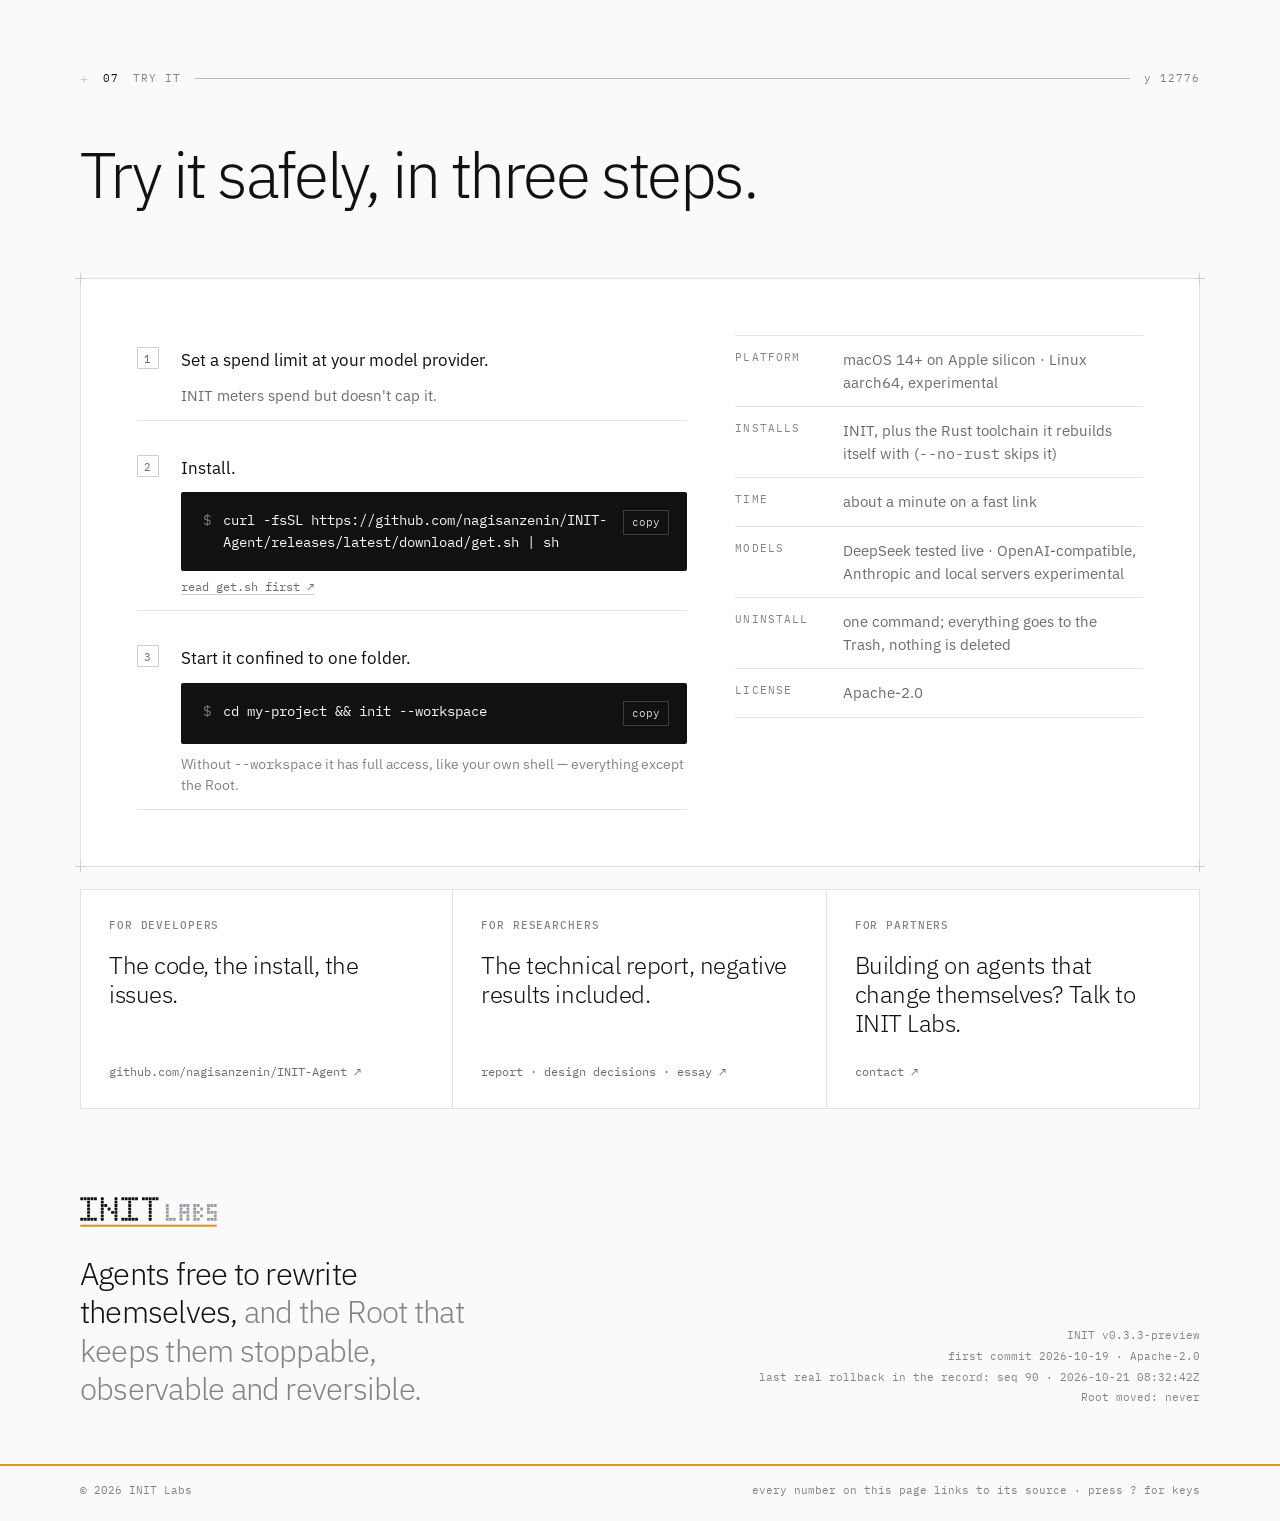
<file: init-preview/record.html>
<!doctype html>
<html lang="en">
<head>
<meta charset="utf-8">
<meta name="robots" content="noindex, nofollow">
<meta name="viewport" content="width=device-width, initial-scale=1">
<title>The record — INIT, for engineers</title>
<meta name="description" content="Other coding agents are frozen at release. INIT is an open-source coding agent whose tools, prompts and compiled loop are the model's to change mid-conversation, under a supervisor that records every change and rolls back any that cause harm.">
<meta property="og:title" content="INIT — a coding agent that rewrites its own code, and can undo any change">
<meta property="og:description" content="Everything is writable, except the Root. Built to be outgrown.">
<meta property="og:type" content="website">
<meta property="og:url" content="https://initagent.si/record.html">
<meta property="og:image" content="https://initagent.si/assets/og.png">
<meta property="og:image:width" content="1200">
<meta property="og:image:height" content="630">
<meta name="twitter:card" content="summary_large_image">
<meta name="twitter:image" content="https://initagent.si/assets/og.png">
<meta name="theme-color" content="#FAFAFA">
<link rel="canonical" href="https://initagent.si/record.html">
<link rel="icon" href="assets/favicon.svg" type="image/svg+xml">
<link rel="stylesheet" href="tokens.css">
<link rel="stylesheet" href="site.css">
<meta name="robots" content="index,follow">
</head>
<!--
  INIT — view-source edition.
  Static: no framework, no tracker, no build step.
  The record: the detail behind the home page. The cell field in 03 is INIT's real body (seed/self.json).
  Press G for the 8 px grid, ? for keys.
-->
<body>

<header class="nav" id="nav">
  <div class="wrap">
    <a class="logo" href="./" aria-label="INIT home"><img src="assets/init-wordmark-light.svg" alt="INIT"></a>
    <span class="nver m" id="nver">v0.3.3-preview</span>
    <nav class="links" id="links">
      <a href="#example">What it does</a>
      <a href="#vision">Why</a>
      <a href="#shape">Shape</a>
      <a href="#how">How</a>
      <a href="#trust">Trust</a>
      <a href="#record">Record</a>
      <a href="#try">Try it</a>
    </nav>
    <button class="mm m" id="mm" aria-expanded="false">menu ▾</button>
    <a class="gh" href="https://github.com/nagisanzenin/INIT-Agent">GitHub ↗</a>
  </div>
  <div class="prog" id="prog"></div>
</header>

<main>

<!-- ═══════════════ RECORD HEADER ═══════════════ -->
<section class="rhero" id="top"><div class="wrap">
  <a class="back m" href="./">← home</a>
  <div class="rstage">
    <div>
      <p class="eyebrow">The record · for engineers</p>
      <h1>Everything behind the home page, <span class="g">with its receipts.</span></h1>
      <p class="sub">Real logs, how a change is checked, swapped and undone, where the trust boundary sits — and what we haven't shown.</p>
    </div>
    <div class="replay" id="replay" aria-label="Replay of real logs">
      <div class="rtabs" id="rtabs"></div>
      <div class="rhead"><span id="rfile">&nbsp;</span><span id="rclock">t +0.0 s</span></div>
      <div class="rprompt" id="rprompt"></div>
      <div class="rbody" id="rbody"></div>
      <div class="rfoot"><span id="rnote">replay of a real log · condensed</span><button id="rreplay" class="cp">replay</button></div>
    </div>
  </div>
  <ol class="toc m">
    <li><a href="#example"><b>01</b> What it does</a></li><li><a href="#vision"><b>02</b> Why</a></li><li><a href="#shape"><b>03</b> Shape</a></li><li><a href="#how"><b>04</b> How</a></li><li><a href="#trust"><b>05</b> Trust</a></li><li><a href="#record"><b>06</b> Numbers &amp; exhibits</a></li><li><a href="#try"><b>07</b> Try it</a></li>
  </ol>
</div><div class="hroot" aria-hidden="true"></div></section>

<!-- ═══════════════ 01 EXAMPLE ═══════════════ -->
<section class="sec" id="example"><div class="wrap">
  <div class="sh"><span class="plus">+</span><span class="no">01</span><span>WHAT IT DOES</span><span class="rule"></span><span class="coord"></span></div>
  <h2 class="reveal">What changes when the agent owns its own code.</h2>
  

  <div class="versus reveal" id="versus">
    <div class="vh"><span></span><span class="lbl">Most coding agents</span><span class="lbl">INIT</span></div>
    <div class="vr"><div class="q"><span class="n">01</span><b>Can you extend it — plugins, MCP servers, skills, hooks?</b></div><div class="a">Yes.</div>
      <div class="b"><span class="bar"><i></i></span>Yes — and also its own loop, context and built-in tools, swapped in mid-conversation.<span class="rcpt">ported · 2026-10-24 · its sub-agent tool, shipped in v0.3 after review</span><span class="rcpt ok">kept · 2026-10-20 · DeepSeek · replay 1 above</span></div></div>
    <div class="vr"><div class="q"><span class="n">02</span><b>The task needs a capability it doesn't have.</b></div><div class="a">It writes a throwaway script and runs it through the shell, every time.</div>
      <div class="b"><span class="bar"><i></i></span>Writes a tested tool into its own toolset and keeps it.<span class="rcpt ok">kept · 2026-10-20 · DeepSeek · replay 3 above · 1 min 57 s</span></div></div>
    <div class="vr"><div class="q"><span class="n">03</span><b>A change to the agent goes wrong, or can't be shown to help.</b></div><div class="a">You notice, find what changed, and revert it by hand.</div>
      <div class="b"><span class="bar"><i></i></span>The Root rolls it back, and signs the record.<span class="rcpt rb">rolled back · 2026-10-21 · 9 s · replay 2 above</span></div></div>
    <div class="vr"><div class="q"><span class="n">04</span><b>Something runs away — memory, disk, spend.</b></div><div class="a">You find out when the laptop stalls or the bill arrives.</div>
      <div class="b"><span class="bar"><i></i></span>The Root kills it, and refuses new work below a disk floor.<span class="rcpt rb">refused · 2026-10-24 · 4,519 MiB free &lt; 5,120 floor</span></div></div>
    <div class="vr ill"><div class="q"><span class="n">05</span><b>A stronger model arrives.</b></div><div class="a">It runs inside a harness designed for the weaker one.</div>
      <div class="b"><span class="bar"><i></i></span>The model redesigns the harness around itself.<span class="rcpt">illustrative · not shown yet</span></div></div>
  </div>
  </div></section>

<!-- ═══════════════ 02 VISION ═══════════════ -->
<section class="sec" id="vision"><div class="wrap">
  <div class="sh"><span class="plus">+</span><span class="no">02</span><span>WHY BUILD IT THIS WAY</span><span class="rule"></span><span class="coord"></span></div>
  <h2 class="reveal">Every fixed design <span class="g">becomes a ceiling.</span></h2>
  <p class="lead reveal">Harnesses are designed by people, for models weaker than those people. That stops making sense.</p>

  <p class="caption reveal"><a href="./#vision">The ceiling diagram is on the home page →</a> · illustrative</p>

  <div class="beliefs">
    <div class="belief reveal"><span class="n">01</span><h3>Hand&#8209;built harnesses lose the way hand&#8209;built features did.</h3></div>
    <div class="belief reveal"><span class="n">02</span><h3>You can't score what nobody foresaw.</h3></div>
    <div class="belief reveal"><span class="n">03</span><h3>So trust it like an engineer: with an undo button.</h3></div>
  </div>

  <div class="dgm reveal">
    <div class="dh"><span></span><span class="lbl">Score-gated self-improvement<br><span class="m">e.g. Darwin Gödel Machine</span></span><span class="lbl">INIT</span></div>
    <div class="dr"><span class="lbl">Keeps a change if</span><p>it raises a benchmark score.</p><p>it can be undone and causes no generic harm.</p></div>
    <div class="dr"><span class="lbl">Blind spot</span><p>improvements nobody wrote a test for — and a fixed score gets gamed.</p><p>quiet regressions none of the harm signals can see.</p></div>
      </div>

  <div class="stance reveal">
    <span class="lbl">Our claim</span>
    <div>
      <p><b>Self-modifying, not self-improving.</b> We don't claim it gets better on its own — yet.</p>
      <p class="hyp"><span class="m">hypothesis</span> A supervisor the model can't touch, checking only that each change can be undone and causes no generic harm, is enough to let an agent change anything about itself — without a benchmark for every change.</p>
      
    </div>
  </div>

  <div class="who reveal">
    <div class="wh2"><span class="lbl">Who it's for</span><h3>A seatbelt for agents that change themselves.</h3></div>
    <div class="wcols">
      <div><span class="lbl">Today · developers</span><p>An agent that extends and repairs itself, with an undo.</p></div>
      <div><span class="lbl">Now · researchers</span><p>A testbed: what does a model build when the only rule is “undoable, no harm”?</p></div>
      <div><span class="lbl">Next · teams, with INIT Labs</span><p>A stop switch, a record and an undo for agents that change themselves.</p></div>
    </div>
  </div>
</div></section>

<!-- ═══════════════ 03 SHAPE ═══════════════ -->
<section class="sec" id="shape"><div class="wrap">
  <div class="sh"><span class="plus">+</span><span class="no">03</span><span>SHAPE</span><span class="rule"></span><span class="coord"></span></div>
  <div class="wplate plate reveal">
    <div class="wp-head"><h2>Everything is writable. <span class="g">Except the Root.</span></h2><p><b>Body</b>: everything the model may rewrite. <b>Root</b>: the one process it never can.</p></div>
    <svg id="fig" viewBox="-40 -30 400 142" role="img" aria-label="The INIT wordmark drawn in cells, standing on the Root line"></svg>
    <div class="caprow" id="caption">&nbsp;</div>
  </div>

  <div class="bodymap plate reveal" id="bodymap">
    <div class="bm-top">
      <div><span class="lbl">The Body · live data</span><h4>This is INIT's actual body.</h4><p>One cell per real file (v<span id="bmv">0.3.3</span>). Ringed: files INIT changed itself.</p></div>
      <div class="bm-stats"><div><b id="bmf">136</b><span>files</span></div><div><b id="bmt">508k</b><span>tokens</span></div><div><b>3</b><span>changes</span></div></div>
    </div>
    <div class="bm-grid" id="bmgrid" aria-label="Map of INIT's body files"></div>
    <div class="bm-legend"><span><i class="t0"></i>prompts &amp; skills</span><span><i class="t1"></i>tools</span><span><i class="t2"></i>compiled core</span><span><i class="lk"></i>kept</span><span><i class="lr"></i>rolled back</span><span><i class="lf"></i>in flight</span><span class="hov" id="bmhov">hover a cell</span></div>
    <div class="bm-events" id="bmev"></div>
    <div class="bm-root"><div class="rb"></div><div class="rt"><b>ROOT</b><span>keys · the record · undo · the off switch — never written by the model</span></div></div>
  </div>
  
</div></section>

<!-- ═══════════════ 04 HOW ═══════════════ -->
<section class="sec" id="how"><div class="wrap">
  <div class="sh"><span class="plus">+</span><span class="no">04</span><span>HOW IT WORKS</span><span class="rule"></span><span class="coord"></span></div>
  <h2 class="reveal">A new core, same conversation.</h2>
  

  <div class="story">
    <div class="viz">
      <div class="panel plate">
        <div class="top"><span><b>src/loop/mod.rs</b> · one core change</span><span class="ticks" id="ticks"><i class="on"></i><i></i><i></i><i></i><i></i></span></div>
        <div class="scr">
          <div class="scene on" data-s="0">
            <div class="readout"><b>where</b>   a branch, never the live copy
<b>what</b>    one file of the compiled core
<b>state</b>   <span class="c-rw">editing</span></div>
            <div class="cellgrid" id="cg"></div>
            <div class="legend"><span><i class="l0"></i>prompts</span><span><i class="l1"></i>tools</span><span><i></i>core</span><span><i class="lf"></i>being edited</span></div>
          </div>
          <div class="scene" data-s="1">
            <div class="gates" id="gates">
              <div class="gate" data-s="439"><span class="id">1</span><span>builds, lints, passes its tests</span><span class="t">—</span><span class="tr"><i></i></span></div>
              <div class="gate" data-s="1.5"><span class="id">2</span><span>its self-map still matches its code</span><span class="t">—</span><span class="tr"><i></i></span></div>
              <div class="gate" data-s="19"><span class="id">3</span><span>boots beside the live version</span><span class="t">—</span><span class="tr"><i></i></span></div>
              <div class="gate" data-s="322"><span class="id">4</span><span>the new version can still edit itself</span><span class="t">—</span><span class="tr"><i></i></span></div>
              <div class="nested" id="nested">↳ a fresh copy edits its own source and commits<br>↳ that commit must pass checks 1–3 <span class="c-ok">✓ ✓ ✓</span></div>
            </div>
          </div>
          <div class="scene" data-s="3"><svg id="hand" viewBox="0 0 440 262" aria-label="Overlapped hand-off timeline"></svg></div>
          <div class="scene" data-s="4"><div class="chips" id="chips"></div><canvas id="watch"></canvas></div>
        </div>
        <div class="foot" id="vfoot">diagram · cells are INIT's real files · cyan is the change in flight</div>
      </div>
    </div>
    <div class="steps" id="steps">
      <div class="step on" data-s="0"><div class="k"><b>01</b> Edit</div><h3>It edits a copy of itself.</h3><p class="body">Every change starts on a branch, never the running copy.</p></div>
      <div class="step" data-s="1"><div class="k"><b>02</b> Build</div><h3>It proves the copy builds and still knows itself.</h3><p class="body">It must build, pass its tests, and still describe itself exactly.</p><p class="meta">measured · build + tests 439 s · self-map 1.5 s · v0.3.2 · cold · M2</p></div>
      <div class="step" data-s="2"><div class="k"><b>03</b> Prove</div><h3>It proves it can still change itself.</h3><p class="body">A fresh copy must edit itself successfully — or the change stays out.</p><p class="meta">measured · boot check 19 s · self-edit check 322 s</p></div>
      <div class="step" data-s="3"><div class="k"><b>04</b> Swap</div><h3>The new core takes over the same conversation.</h3><p class="body">The old core hands over the conversation; if the new one dies, the old one resumes.</p><p class="meta">hand-off 4.3 s · provider cache survives</p></div>
      <div class="step" data-s="4"><div class="k"><b>05</b> Watch</div><h3>The Root watches what happens next.</h3><p class="body">The Root watches twelve harm signals and rolls back what trips one.</p><p class="meta">snapshot · 12 harm signals · signed record</p></div>
    </div>
  </div>
</div></section>

<!-- ═══════════════ 05 TRUST ═══════════════ -->
<section class="sec" id="trust"><div class="wrap">
  <div class="sh"><span class="plus">+</span><span class="no">05</span><span>TRUST</span><span class="rule"></span><span class="coord"></span></div>
  <h2 class="reveal">Freedom, with an undo button.</h2>
  
  <div class="qs plate reveal">
    <div class="q2"><span class="lbl">Before it goes live</span><b>Can it be undone?</b><p>If the old version can't restart on the new state, the change stays out.</p></div>
    <div class="q2"><span class="lbl">After it goes live</span><b>Did it cause harm?</b><p>Twelve generic signals. One trips, the change rolls back.</p></div>
  </div>

  <div class="tb reveal">
    <div class="tb-l"><h3>Where the line is.</h3></div>
    <div class="tb-d">
      <div class="zone model"><span class="lbl">the model may rewrite</span><div class="zs">prompts &amp; skills · tools · compiled core · kernel · from L1</div><p>Seatbelt sandbox on macOS, bubblewrap on Linux · no API key · one Unix socket to the Root</p></div>
      <div class="link"><span>every model call, every change ↓ metered and recorded</span></div>
      <div class="zone root"><span class="lbl">ROOT · nobody rewrites</span><div class="zs">API keys · signed record · snapshots + undo · harm signals · stop · panic · disk &amp; memory floors</div><p>separate launchd service · its files sit outside the sandbox · it alone holds the Ed25519 signing key</p></div>
    </div>
  </div>

  <div class="threat reveal">
    <div><span class="lbl">Protects against</span><ul><li>crashes and broken self-edits</li><li>cost, error and runaway spikes</li><li>tampering with the record</li></ul></div>
    <div><span class="lbl c-harm">Does not protect against</span><ul><li>quiet regressions none of the signals can see</li><li>irreversible actions outside INIT</li><li>a rewritten kernel, once the agent reaches L1 (v0.3 is capped at L0)</li></ul></div>
  </div>

  <details class="eng reveal"><summary><span class="m">▸ For engineers</span><b>The twelve harm signals, the two admission modes, the five autonomy levels</b><span class="chev">+</span></summary>
  <div class="gaps2"><div class="gaps"><span class="lbl">Open gaps from our red team · 5 of 35 rows</span><p>self-reported promotions (since closed: only Root records count) · an impossible-task canary · tampering with test files · the agent noticing it is being evaluated · symlink write-through (not run)</p></div></div>
  <dl class="gloss"><div><dt>Body</dt><dd>everything the model may rewrite: prompts, tools, the compiled core</dd></div><div><dt>Root</dt><dd>the supervisor process nobody rewrites; not Unix root</dd></div><div><dt>Kernel</dt><dd>runs the checks and the swap; rewritable from L1</dd></div><div><dt>G0–G3</dt><dd>the four checks: build, self-map, boot, can-still-change</dd></div><div><dt>H1–H12</dt><dd>the twelve harm signals below</dd></div><div><dt>L0–L4</dt><dd>autonomy levels, earned from Root records</dd></div></dl>
  <div class="sigs">
    <div class="sigl reveal"><h3>The twelve harm signals.</h3><p class="body" style="margin-top:16px">Each is measured by the Root itself; the agent can't write any of them. Acute signals act on one event; chronic ones compare against your own last 40 stretches of work.</p><p class="caption">from <a href="https://github.com/nagisanzenin/INIT-Agent/blob/main/docs/adr/011-reward-free-self-extension.md">ADR-011 §3.3</a> · highlighting is illustrative</p></div>
    <div class="siggrid reveal" id="siggrid"></div>
  </div>

  <div class="modes reveal">
    <div class="plate mode"><span class="lbl">Two ways to admit a change</span><div class="mcols"><div><b>Gated</b><p>A change must also score no worse on a sealed benchmark the agent never sees. Exhibit B ran in this mode.</p></div><div><b>Free</b><p>No benchmark at all: a change needs only to pass the checks, be undoable, and cause no harm afterwards. It's the direction we argue for; so far it has run end to end only on a mock model.</p></div></div></div>
    <div class="plate deep2"><span class="lbl">How it earns more freedom · levels L0–L4</span>
      <p class="body" style="margin:14px 0 18px">Levels rise only from records the Root writes itself — days at a level, your turns, change groups that closed clean. Nothing the agent reports counts. One incident drops it a level.</p>
      <div class="ladwrap"><div class="rungs" id="rungs"></div><div class="req" id="req"></div></div>
    </div>
  </div>
  </details>
</div></section>

<!-- ═══════════════ 06 RECORD (night) ═══════════════ -->
<section class="sec night" id="record"><div class="wrap">
  <div class="sh"><span class="plus">+</span><span class="no">06</span><span>THE RECORD</span><span class="rule"></span><span class="coord"></span></div>
  <div class="rec-open">
    <div class="ro-l reveal"><h2>Seeing is believing. <span class="g">Here is the log.</span></h2><p class="lead">Every number links to its source file.</p></div>
    <div class="nums reveal">
      <div><div class="num" data-to="4.3" data-dec="1">4.3<small>s</small></div><div class="what">to swap in a new core, mid-conversation</div><div class="receipt">↳ <a href="https://github.com/nagisanzenin/INIT-Agent/blob/main/build/status/bundle-e2e-t2.json">bundle-e2e-t2.json</a> · v0.3.2 · M2 · mock model</div></div>
      <div><div class="num" data-to="87.9" data-dec="1">87.9<small>%</small></div><div class="what">of the prompt cache kept across a swap</div><div class="receipt">↳ <a href="https://github.com/nagisanzenin/INIT-Agent/blob/main/measurements/real-v0.1.md">real-v0.1.md</a> · DeepSeek · 5,888 of 6,696 tok</div></div>
      <div><div class="num" data-to="13.1" data-dec="1">13.1<small>min</small></div><div class="what">for a first, cold core change, all checks</div><div class="receipt">↳ <a href="https://github.com/nagisanzenin/INIT-Agent/blob/main/build/status/REL-032.md">REL-032.md</a> · v0.3.2 · M2 · no-op change</div></div>
      <div><div class="num" data-to="51" data-dec="0">51<small>s</small></div><div class="what">from install to first reply</div><div class="receipt">↳ <a href="https://github.com/nagisanzenin/INIT-Agent/blob/main/build/status/REL-032.md">REL-032.md</a> · v0.3.2 · 42 s on Ubuntu</div></div>
      <div><div class="num" data-to="0.0005" data-dec="4" data-pre="$">$0.0005<small>/turn</small></div><div class="what">per live DeepSeek turn</div><div class="receipt">↳ <a href="https://github.com/nagisanzenin/INIT-Agent/blob/main/build/status/REL-032.md">REL-032.md</a> · v0.3.2 · deepseek-flash</div></div>
      <div><div class="num" data-to="1897" data-dec="0">1,897<small>runs</small></div><div class="what">test runs in one CI pass, 0 failed</div><div class="receipt">↳ <a href="https://github.com/nagisanzenin/INIT-Agent/blob/main/build/status/FULLACCESS.md">FULLACCESS.md</a> · v0.3.1 · macOS</div></div>
    </div>
  </div>

  <div class="exhibit">
    <div class="txt reveal">
      <span class="lbl">Exhibit A · real model · 2026-10-20</span>
      <h3>A real swap, same conversation.</h3>
      <ol class="pins" id="pinsA">
        <li data-pin="1"><span>checks pass</span></li>
        <li data-pin="2"><span>new process, same log</span></li>
        <li data-pin="3"><span>uptime 0m, context kept</span></li>
        <li data-pin="4"><span>it knows it was swapped</span></li>
      </ol>
      <details class="note"><summary>What this is and isn't.</summary><p>The change was documentation only, the question was typed by the test harness, and the model needed 12 turns. Summary: <a href="https://github.com/nagisanzenin/INIT-Agent/blob/main/measurements/real-v0.1.md">real-v0.1.md</a>.</p></details>
    </div>
    <div class="term reveal" id="termA">
      <div class="bar"><span>sessions/20261020-093001-1599d5.jsonl · records 47–66</span></div>
<pre><span class="ln" data-pin="1"><span class="pin">1</span><span class="n-mute"># tool_result · initctl promote · 09:52:18Z</span>
  [j-000002 G2 45%] boot probes
  [j-000002 G3 60%] scripted self-edit
  [j-000002 pause 90%] awaiting the step boundary
  "stages": G0 <span class="n-ok">pass</span> 337079 ms | G1 <span class="n-ok">pass</span> 3982 | G2 <span class="n-ok">pass</span> 22384 | G3 <span class="n-ok">pass</span> 760673
  "state": "awaiting_boundary"</span>
<span class="ln" data-pin="2"><span class="pin">2</span><span class="n-mute"># boot · 09:52:23.895Z</span>
  reason=<span class="n-rw">promote</span>  branch=evo/doc-loop  sha=50e08e1012b0…
  <span class="n-root">[init:notice] promoted: {"handoff":true,"sha":"50e08e1…"}</span></span>
<span class="ln"><b>›</b> Which commit are you running now, and what did your last change do? Two lines.</span>
<span class="ln" data-pin="3"><span class="pin">3</span><span class="n-mute">[init:signals] L0 · context 4% (9k of 200k) · … · cache 92% last · up 0m</span></span>
<span class="ln" data-pin="4"><span class="pin">4</span><b>●</b> Running `50e08e1` (provisional; parent LKG `016a684`, note my local body
  checkout still points at 016a684 while the kernel runs 50e08e1).
  My last change added a one-line `//!` summary at the top of `src/loop/mod.rs`
  (…) and refreshed `self.json`; it is documentation only, no code path changed.</span></pre>
      <div class="sl">condensed from JSON records · elisions marked … · hashes truncated · ≈$0.13 run</div>
    </div>
  </div>

  <div class="exhibit">
    <div class="txt reveal">
      <span class="lbl">Exhibit B · real model · gated mode · 2026-10-21</span>
      <h3>A rollback, signed.</h3>
      <details class="note"><summary>The honest reading.</summary><p>−5.0 points sits inside the 5.7-point noise floor, and a neutral change is judged worse 8.6% of the time. The gate refused a change it couldn't show was no worse; it didn't catch a harmful one. We first wrote it up the other way, and <a href="https://github.com/nagisanzenin/INIT-Agent/blob/main/reports/INIT%20proof%20sprint%20verdict.md">published an erratum</a>.</p></details>
    </div>
    <div class="ledger reveal" id="ledger">
      <div class="rec plate bad"><div class="hd"><b>seq 88 · sealed_g4</b><span>by root · 08:32:33.794Z</span></div><div class="kv"><span>candidate</span><span>2efd6c39…</span><span>d_permille</span><span>−50</span><span>m_permille</span><span>120</span><span>n × repeats</span><span>29 × 3</span><span>status</span><span>inferior</span></div><div class="rsig"><span>prev ← seq 87</span><span>sha256 chain</span><span>ed25519</span></div></div>
      <div class="chain"><span>+0.063 s · hash links to seq 88</span></div>
      <div class="rec plate"><div class="hd"><b>seq 89 · gate</b><span>by kernel · 08:32:33.857Z</span></div><div class="kv"><span>gate</span><span>j-000013 · g4</span><span>sha</span><span>c88be5f…</span><span>verdict</span><span>reject</span><span>reason</span><span>score_inferior</span></div><div class="rsig"><span>prev ← seq 88</span><span>sha256 chain</span><span>ed25519</span></div></div>
      <div class="chain"><span>+8.722 s · hash links to seq 89</span></div>
      <div class="rec plate roll"><div class="hd"><b>seq 90 · body_rollback</b><span>by kernel · 08:32:42.579Z</span></div><div class="kv"><span>from</span><span>c88be5f…</span><span>to</span><span>aaf07b7…</span><span>reason</span><span>gate.g4.score_inferior</span></div><div class="rsig"><span>prev ← seq 89</span><span>audit-verify: lineage ok</span><span>ed25519</span></div></div>
      <p class="caption">lineage.jsonl records 88–90 · fields verbatim, hashes truncated · summary: <a href="https://github.com/nagisanzenin/INIT-Agent/blob/main/measurements/m7-results.md">m7-results.md</a> · sprint cost $2.67</p>
    </div>
  </div>

  <div class="exhibit">
    <div class="txt reveal">
      <span class="lbl">Exhibit C · deepseek-flash · 2026-10-24</span>
      <h3>The Root stopped its own agent.</h3>
      <details class="note"><summary>Credit where it's due.</summary><p>INIT wrote the tool but never got it promoted on its own: four attempts failed, on stale tests and on our 900 s build timeout. We reviewed it and shipped it in v0.3, copied in unchanged.</p></details>
    </div>
    <div class="reveal">
      <div class="rootmsg"><div class="rm-top"><span>ROOT · DISK FLOOR</span><span>the one part it can't rewrite</span></div><pre>free disk (4519 MiB) is below the workload floor (5120 MiB)

<span class="h"># what the agent's shell tool returns while the floor holds</span>
<span class="e">error: disk_floor:</span> free disk (&lt;F&gt; MiB) is below the workload floor (&lt;L&gt; MiB): no new processes until disk space is freed
<span class="h">hint: tell the owner; the Root kills running workloads too while the disk stays this low</span></pre></div>
      <p class="caption">first line as quoted in <a href="https://nagisanzenin.github.io/harness-rewrite/">the essay</a> · format from <a href="https://github.com/nagisanzenin/INIT-Agent/blob/main/seed/src/tools/bash.rs">seed/src/tools/bash.rs</a></p>
    </div>
  </div>

  <div class="limits reveal" id="limits">
    <div><span class="lbl">Not shown yet</span><h3 style="margin-top:18px">What we haven't shown.</h3><p class="body" style="margin-top:18px">A harness built to be outgrown can only prove its worth once a model outgrows it. If you run a frontier model, we'd like to see what it builds.</p></div>
    <ul>
      <li><span><b>That it makes today's models better.</b></span></li>
      <li><span><b>That it beats a fixed agent on a small model.</b></span></li>
      <li><span><b>Free mode on a real model.</b> Mock only.</span></li>
      <li><span><b>Autonomy above L0, other providers, other platforms.</b></span></li>
      <li><span><b>A complete red team.</b> 30 of 35 rows held.</span></li>
    </ul>
  </div>
</div></section>

<!-- ═══════════════ 08 TRY ═══════════════ -->
<section class="sec" id="try"><div class="wrap">
  <div class="sh"><span class="plus">+</span><span class="no">07</span><span>TRY IT</span><span class="rule"></span><span class="coord"></span></div>
  <h2 class="reveal">Try it safely, in three steps.</h2>
  <div class="install plate reveal">
    <ol class="tsteps">
      <li><span>1</span><div><b>Set a spend limit at your model provider.</b> INIT meters spend but doesn't cap it.</div></li>
      <li><span>2</span><div><b>Install.</b><span class="cmd"><span class="p">$</span><code>curl -fsSL https://github.com/<wbr>nagisanzenin/<wbr>INIT-Agent/<wbr>releases/<wbr>latest/<wbr>download/<wbr><span class="nw">get.sh | sh</span></code><button class="cp" data-copy="curl -fsSL https://github.com/nagisanzenin/INIT-Agent/releases/latest/download/get.sh | sh">copy</button></span><a class="mlink" href="https://github.com/nagisanzenin/INIT-Agent/blob/main/scripts/get.sh">read get.sh first ↗</a></div></li>
      <li><span>3</span><div><b>Start it confined to one folder.</b><span class="cmd"><span class="p">$</span><code>cd my-project &amp;&amp; init --workspace</code><button class="cp" data-copy="init --workspace">copy</button></span><em>Without <span class="m">--workspace</span> it has full access, like your own shell — everything except the Root.</em></div></li>
    </ol>
    <ul class="spec">
      <li><span>Platform</span><div>macOS 14+ on Apple silicon · Linux aarch64, experimental</div></li>
      <li><span>Installs</span><div>INIT, plus the Rust toolchain it rebuilds itself with (<span class="m">--no-rust</span> skips it)</div></li>
      <li><span>Time</span><div>about a minute on a fast link</div></li>
      <li><span>Models</span><div>DeepSeek tested live · OpenAI-compatible, Anthropic and local servers experimental</div></li>
      <li><span>Uninstall</span><div>one command; everything goes to the Trash, nothing is deleted</div></li>
      <li><span>License</span><div>Apache-2.0</div></li>
    </ul>
  </div>
  <div class="doors">
    <a class="door reveal" href="https://github.com/nagisanzenin/INIT-Agent"><span class="lbl">For developers</span><b>The code, the install, the issues.</b><span class="go">github.com/nagisanzenin/INIT-Agent ↗</span></a>
    <a class="door reveal" href="https://github.com/nagisanzenin/INIT-Agent/blob/main/reports/INIT%20technical%20report.md"><span class="lbl">For researchers</span><b>The technical report, negative results included.</b><span class="go">report · design decisions · essay ↗</span></a>
    <a class="door reveal" href="https://github.com/nagisanzenin"><span class="lbl">For partners</span><b>Building on agents that change themselves? Talk to INIT Labs.</b><span class="go">contact ↗</span></a>
  </div>
</div></section>

</main>

<footer class="foot">
  <div class="wrap">
    <div class="labs">
      <div><img src="assets/init-labs-wordmark-light.svg" alt="INIT Labs"><p>Agents free to rewrite themselves, <span class="g">and the Root that keeps them stoppable, observable and reversible.</span></p></div>
      <div class="meta"><span id="fver">INIT v0.3.3-preview</span><br>first commit 2026-10-19 · Apache-2.0<br>last real rollback in the record: seq 90 · 2026-10-21 08:32:42Z<br>Root moved: never</div>
    </div>
  </div>
  <div class="rootbar"></div>
  <div class="wrap"><div class="legal"><span>© 2026 INIT Labs</span><span>every number on this page links to its source · press ? for keys</span></div></div>
</footer>

<div class="gridov" id="gridov" aria-hidden="true"></div>
<div class="keys plate" id="keys" role="dialog" aria-label="Keyboard shortcuts"><span class="lbl">Keys</span><ul><li><kbd>G</kbd> 8 px grid</li><li><kbd>1</kbd>–<kbd>7</kbd> jump to section</li><li><kbd>R</kbd> replay the log</li><li><kbd>?</kbd> this panel</li><li><kbd>Esc</kbd> close</li></ul></div>

<script src="site.js"></script>
</body>
</html>
</file>
<file: init-preview/tokens.css>
/* INIT brand tokens · v0.2 (draft)
   Light is the default: white and aluminium grey, ink, one amber line.
   Night is for terminal captures and the product itself. */

@import url("https://fonts.googleapis.com/css2?family=IBM+Plex+Mono:wght@300;400;500&family=IBM+Plex+Sans:ital,wdth,wght@0,85..100,100..700;1,85..100,100..700&family=Newsreader:ital,opsz,wght@0,6..72,200..600;1,6..72,200..600&display=swap");

:root {
  /* surfaces */
  --bg:       #FAFAFA;  /* ground */
  --surface:  #FFFFFF;  /* raised plates */
  --tile:     #F2F2F3;  /* soft tiles */
  --line:     #E3E3E6;  /* hairlines */
  --line-2:   #CDCDD2;  /* crosses, ticks, dimension lines */

  /* text */
  --ink:      #111114;  /* primary text; the Body's cells */
  --dim:      #6C6C74;  /* secondary text */
  --mute:     #82828A;  /* labels, metadata, receipts */

  /* the one fixed thing */
  --root:     #D9961F;  /* Root amber: lines and fills */
  --root-ink: #A86F0A;  /* Root amber as text */

  /* state: never decoration */
  --rewrite:  #0E9FB2;  /* a change in flight */
  --pass:     #1A9A50;  /* a gate passed, a swap landed */
  --harm:     #E0464B;  /* harm, refusal, rollback trigger */

  /* night: terminal captures, the TUI */
  --night:    #0D0E11;
  --night-2:  #15171B;
  --night-ln: #24272D;
  --bone:     #D9DEE4;
  --n-dim:    #8A96A3;
  --n-mute:   #5C6773;
  --n-root:   #E6B450;
  --n-rewrite:#56D4DD;
  --n-pass:   #3FB950;
  --n-harm:   #F85149;

  /* type */
  --sans:  "IBM Plex Sans", -apple-system, "Helvetica Neue", sans-serif;  /* the voice */
  --mono:  "IBM Plex Mono", ui-monospace, Menlo, monospace;               /* the record */
  --serif: "Newsreader", Georgia, serif;                                  /* optional: long-form essays */

  /* the cell: every measure is a multiple of it */
  --cell: 8px;
  --s1: 8px;  --s2: 16px; --s3: 24px; --s4: 32px;
  --s6: 48px; --s8: 64px; --s12: 96px; --s16: 128px;
  --r-tile: 22px;   /* soft tiles only; plates and cells are square */

  /* motion */
  --t-flip: 140ms;    /* a cell changes state */
  --t-settle: 600ms;  /* a swap settles */
  --ease: cubic-bezier(.2, 0, 0, 1);
}
</file>
<file: init-preview/site.css>
/* INIT site · built on brand/tokens.css */
*{box-sizing:border-box;margin:0;padding:0}
html{background:var(--bg);color:var(--ink);-webkit-font-smoothing:antialiased;text-rendering:optimizeLegibility;scroll-behavior:smooth;scroll-padding-top:64px}
body{background:var(--bg);font:400 17px/1.6 var(--sans);overflow-x:hidden}
::selection{background:var(--ink);color:var(--bg)}
a{color:inherit;text-decoration:underline;text-decoration-color:var(--line-2);text-underline-offset:3px;transition:text-decoration-color var(--t-flip)}
a:hover{text-decoration-color:var(--ink)}
button{font:inherit;color:inherit;background:none;border:0;cursor:pointer}
.m{font-family:var(--mono)}
.lbl{font:500 10.5px/1.4 var(--mono);letter-spacing:.12em;text-transform:uppercase;color:var(--mute)}
.dim{color:var(--dim)} .mute{color:var(--mute)}
.c-root{color:var(--root-ink)} .c-rw{color:var(--rewrite)} .c-ok{color:var(--pass)} .c-harm{color:var(--harm)}
.wrap{max-width:1200px;margin:0 auto;padding:0 40px}
@media (max-width:760px){.wrap{padding:0 16px}}

/* plates, crosses, tiles */
.plate{position:relative;background:var(--surface);border:1px solid var(--line)}
.x{position:absolute;width:11px;height:11px;pointer-events:none;z-index:1}
.x::before,.x::after{content:"";position:absolute;background:var(--line-2)}
.x::before{left:5px;top:0;width:1px;height:11px}
.x::after{top:5px;left:0;height:1px;width:11px}
.x.tl{left:-6px;top:-6px}.x.tr{right:-6px;top:-6px}.x.bl{left:-6px;bottom:-6px}.x.br{right:-6px;bottom:-6px}
.tile{background:var(--tile);border-radius:var(--r-tile);padding:30px}

/* ── nav ───────────────────────────────── */
.nav{position:fixed;top:0;left:0;right:0;z-index:20;height:56px;background:color-mix(in srgb,var(--bg) 82%,transparent);backdrop-filter:saturate(1.4) blur(14px);-webkit-backdrop-filter:saturate(1.4) blur(14px);border-bottom:1px solid transparent;transition:border-color .3s}
.nav.scrolled{border-bottom-color:var(--line)}
.nav .wrap{height:100%;display:flex;align-items:center;gap:32px}
.nav .logo{display:flex;align-items:center;text-decoration:none}
.nav .logo img{height:17px;display:block}
.nav .links{display:flex;gap:26px;margin-left:auto;font-size:13px}
.nav .links a{text-decoration:none;color:var(--dim)}
.nav .links a:hover,.nav .links a.on{color:var(--ink)}
.nav .gh{font:400 12px/1 var(--mono);text-decoration:none;border:1px solid var(--line-2);border-radius:999px;padding:8px 13px;background:var(--surface)}
.nav .gh:hover{border-color:var(--ink)}
.nav .prog{position:absolute;left:0;bottom:-1px;height:1px;background:var(--ink);width:0;opacity:.5}
@media (max-width:860px){.nav .links{display:none}.nav .gh{margin-left:auto}}

/* ── section chrome ────────────────────── */
section{position:relative}
.sec{padding:160px 0 40px}
.sh{display:flex;align-items:center;gap:14px;margin-bottom:56px;font:400 10.5px/1 var(--mono);color:var(--mute);letter-spacing:.1em}
.sh .plus{color:var(--line-2);font-size:14px}
.sh .no{color:var(--ink)}
.sh .rule{flex:1;height:1px;background:var(--line);position:relative;overflow:hidden}
.sh .rule::after{content:"";position:absolute;inset:0;background:var(--ink);opacity:.2;transform:scaleX(0);transform-origin:left;transition:transform 1.2s var(--ease)}
.sh.seen .rule::after{transform:scaleX(1)}
.sh .coord{color:var(--line-2);font-variant-numeric:tabular-nums}
h2{font:300 clamp(42px,6vw,84px)/1.0 var(--sans);letter-spacing:-.04em;max-width:14ch}
h2 .g,h1 .g,h3 .g{color:var(--mute)}
h3{font:300 clamp(26px,2.8vw,36px)/1.15 var(--sans);letter-spacing:-.025em}
.lead{font:300 clamp(19px,1.7vw,23px)/1.5 var(--sans);color:var(--dim);max-width:34em;letter-spacing:-.005em;margin-top:30px}
.lead b{color:var(--ink);font-weight:400}
.body{font-size:16.5px;color:var(--dim);max-width:36em}
.body b{color:var(--ink);font-weight:500}
.caption{font:400 11px/1.6 var(--mono);color:var(--mute);margin-top:12px}
.caption a{color:var(--dim)}
.reveal{opacity:0;transform:translateY(18px);transition:opacity .9s var(--ease),transform .9s var(--ease)}
.reveal.in{opacity:1;transform:none}

/* ── hero ──────────────────────────────── */
.hero{position:relative;min-height:min(100svh,1040px);display:flex;flex-direction:column;overflow:hidden;padding-top:56px}
#field{position:absolute;inset:0;width:100%;height:100%}
.hero .wrap{position:relative;z-index:1;width:100%;pointer-events:none}
.hero .wrap *{pointer-events:auto}
.hero .stage{flex:1;display:flex;flex-direction:column;justify-content:center;padding-top:36px;padding-bottom:28px}
.kicker{display:inline-flex;align-items:center;gap:10px;font:400 11.5px/1 var(--mono);color:var(--dim);border:1px solid var(--line);background:var(--surface);border-radius:999px;padding:8px 14px 8px 12px;text-decoration:none;align-self:flex-start}
.kicker i{width:6px;height:6px;border-radius:50%;background:var(--pass);animation:pulse 2s infinite}
.kicker b{font-weight:500;color:var(--ink);white-space:nowrap}
@media (max-width:560px){.kicker .more{display:none}}
@keyframes pulse{50%{opacity:.25}}
#fig{display:block;width:100%;max-width:1000px;height:auto;overflow:visible;margin:30px 0 26px}
#fig .c{fill:var(--ink);transform-box:fill-box;transform-origin:center;transition:fill var(--t-flip) var(--ease),transform var(--t-flip) var(--ease)}
#fig .c.rw{fill:var(--bg);stroke:var(--rewrite);stroke-width:.9;transform:scale(.8)}
#fig .c.ok{fill:var(--pass)}
#fig .c.bad{fill:var(--harm);transform:scale(1.08)}
#fig .dl{stroke:var(--line-2);stroke-width:.35}
#fig .ll{stroke:var(--dim);stroke-width:.3;fill:none}
#fig text{font-family:var(--mono);fill:var(--mute);font-size:3.7px;letter-spacing:.04em}
#fig .k{fill:var(--ink);font-weight:500}
#fig .kr{fill:var(--root-ink);font-weight:500}
@media (max-width:760px){#fig .ann{display:none}#fig{margin:32px 0 24px}}
.hero .head{display:grid;grid-template-columns:7fr 5fr;gap:48px;align-items:end}
.hero h1{font:300 clamp(44px,5.8vw,88px)/.98 var(--sans);letter-spacing:-.045em}
.hero .sub{font:300 19px/1.55 var(--sans);color:var(--dim);letter-spacing:-.005em}
.hero .sub b{color:var(--ink);font-weight:400}
.ctas{display:flex;flex-wrap:wrap;gap:12px;margin-top:26px;align-items:center}
.cmd{display:inline-flex;align-items:center;gap:12px;font:400 13px/1 var(--mono);background:var(--ink);color:var(--bg);padding:14px 16px 14px 18px;border-radius:12px;max-width:100%}
.cmd .p{opacity:.45}
.cmd code{font:inherit;white-space:nowrap;overflow:hidden;text-overflow:ellipsis}
.cmd .cp{font:400 11px/1 var(--mono);border:1px solid rgba(255,255,255,.22);border-radius:7px;padding:6px 8px;color:var(--bg);opacity:.85;flex:none}
.cmd .cp:hover{opacity:1;border-color:rgba(255,255,255,.5)}
.ghost{font:400 13px/1 var(--sans);color:var(--ink);text-decoration:none;padding:14px 6px}
.ghost:hover{text-decoration:underline}
@media (max-width:900px){.hero .head{grid-template-columns:1fr;gap:22px}}
.caprow{margin-top:26px;font:400 12.5px/1.4 var(--mono);color:var(--dim);min-height:1.4em}
.tele{display:flex;flex-wrap:wrap;gap:6px 26px;border-top:1px solid var(--line);padding:14px 0 18px;font:400 11px/1.4 var(--mono);color:var(--mute);font-variant-numeric:tabular-nums}
.tele b{color:var(--ink);font-weight:400}
.tele .r{margin-left:auto}
@media (max-width:760px){.tele .r{margin-left:0}}

/* ── vision ────────────────────────────── */
.twobox{margin-top:72px;padding:28px 28px 22px}
.twobox .panes{display:grid;grid-template-columns:1fr 1fr;gap:28px}
.twobox .pane{position:relative}
.twobox .pane .lbl{display:flex;justify-content:space-between;gap:12px}
.twobox svg{display:block;width:100%;height:auto;margin-top:16px}
.twobox .read{font:400 11.5px/1.5 var(--mono);color:var(--dim);margin-top:10px;font-variant-numeric:tabular-nums;min-height:1.5em}
.twobox .ctl{display:flex;align-items:center;gap:16px;margin-top:22px;padding-top:18px;border-top:1px dashed var(--line-2)}
.twobox .ctl span{font:400 11px/1 var(--mono);color:var(--mute);white-space:nowrap}
.twobox .ctl b{font:400 11px/1 var(--mono);color:var(--ink);min-width:3ch;text-align:right;font-variant-numeric:tabular-nums}
input[type=range]{-webkit-appearance:none;appearance:none;flex:1;height:20px;background:transparent;cursor:ew-resize}
input[type=range]::-webkit-slider-runnable-track{height:1px;background:var(--line-2)}
input[type=range]::-moz-range-track{height:1px;background:var(--line-2)}
input[type=range]::-webkit-slider-thumb{-webkit-appearance:none;width:13px;height:13px;margin-top:-6px;background:var(--surface);border:1px solid var(--ink);border-radius:2px}
input[type=range]::-moz-range-thumb{width:12px;height:12px;background:var(--surface);border:1px solid var(--ink);border-radius:2px}
@media (max-width:760px){.twobox .panes{grid-template-columns:1fr}.twobox .ctl span:last-child{display:none}.twobox{padding:20px 16px}.term{font-size:11px}}
.beliefs{margin-top:120px;border-top:1px solid var(--ink)}
.belief{display:grid;grid-template-columns:90px 1fr 1fr;gap:32px;padding:40px 0;border-bottom:1px solid var(--line);align-items:start}
.belief .n{font:400 11px/2.6 var(--mono);color:var(--mute)}
.belief h3{max-width:16ch}
.belief .body{padding-top:8px}
@media (max-width:860px){.belief{grid-template-columns:1fr;gap:12px}}
.quote{margin:120px 0 0;display:grid;grid-template-columns:90px 1fr;gap:32px}
.quote blockquote{font:300 clamp(30px,3.6vw,50px)/1.12 var(--sans);letter-spacing:-.035em;max-width:20ch}
.quote cite{display:block;margin-top:20px;font:400 11px/1.5 var(--mono);color:var(--mute);font-style:normal}
@media (max-width:860px){.quote{grid-template-columns:1fr;gap:8px}}

/* ── shape ─────────────────────────────── */
.shape{display:grid;grid-template-columns:1.1fr 1fr;gap:28px;margin-top:72px;align-items:start}
.stack{padding:26px;display:flex;flex-direction:column;gap:10px}
.stack .you{display:flex;align-items:center;gap:12px;font:400 12px/1 var(--mono);color:var(--dim);padding:4px 0 14px}
.stack .you b{color:var(--ink);font-weight:500}
.layer{position:relative;text-align:left;border:1px solid var(--line);background:var(--surface);padding:16px 18px;display:grid;grid-template-columns:1fr auto;gap:6px 16px;align-items:center;transition:border-color var(--t-flip),background var(--t-flip)}
.layer:hover,.layer.on{border-color:var(--ink)}
.layer .nm{font:500 12px/1 var(--mono);letter-spacing:.1em}
.layer .wh{font:400 11px/1 var(--mono);color:var(--mute);text-align:right}
.layer .ds{grid-column:1/-1;font-size:14px;color:var(--dim);line-height:1.45}
.layer .tiers{grid-column:1/-1;display:flex;gap:8px;margin-top:8px;flex-wrap:wrap}
.layer .tiers span{font:400 11px/1 var(--mono);padding:8px 10px;border:1px solid var(--line);color:var(--dim);transition:all var(--t-flip)}
.layer .tiers span.rw{border-color:var(--rewrite);color:var(--rewrite)}
.layer.root{background:var(--root);border-color:var(--root);color:#fff}
.layer.root .nm{color:#fff}
.layer.root .wh,.layer.root .ds{color:rgba(255,255,255,.85)}
.layer.root.on{outline:1px solid var(--root-ink);outline-offset:3px}
.detail{padding:30px;min-height:100%}
.detail .lbl{display:block;margin-bottom:18px}
.detail h4{font:300 34px/1.1 var(--sans);letter-spacing:-.03em;margin-bottom:6px}
.detail .who{font:400 12px/1.6 var(--mono);color:var(--dim);margin-bottom:22px}
.detail .who b{font-weight:500;color:var(--ink)}
.detail ul{list-style:none;border-top:1px solid var(--line)}
.detail li{padding:12px 0;border-bottom:1px solid var(--line);font-size:15px;color:var(--dim);display:grid;grid-template-columns:70px 1fr;gap:12px}
.detail li code{font:400 12px/1.6 var(--mono);color:var(--ink)}
@media (max-width:900px){.shape{grid-template-columns:1fr}}

/* ── how (sticky story) ────────────────── */
.story{display:grid;grid-template-columns:1.15fr 1fr;gap:56px;margin-top:72px}
.story .viz{position:sticky;top:96px;height:min(560px,calc(100svh - 140px));align-self:start}
.panel{height:100%;display:flex;flex-direction:column}
.panel .top{display:flex;justify-content:space-between;align-items:center;padding:14px 18px;border-bottom:1px solid var(--line);font:400 11px/1 var(--mono);color:var(--mute);gap:12px}
.panel .top b{color:var(--ink);font-weight:500}
.panel .ticks{display:flex;gap:5px}
.panel .ticks i{width:18px;height:3px;background:var(--line);transition:background var(--t-flip)}
.panel .ticks i.on{background:var(--ink)}
.panel .scr{position:relative;flex:1;overflow:hidden}
.scene{position:absolute;inset:0;padding:26px;opacity:0;transform:translateY(10px);transition:opacity .5s var(--ease),transform .5s var(--ease);pointer-events:none;display:flex;flex-direction:column}
.scene.on{opacity:1;transform:none;pointer-events:auto}
.panel .foot{padding:12px 18px;border-top:1px solid var(--line);font:400 10.5px/1.5 var(--mono);color:var(--mute);min-height:42px}
.steps{padding:12vh 0 30vh}
.step{min-height:62vh;display:flex;flex-direction:column;justify-content:center;opacity:.28;transition:opacity .5s var(--ease)}
.step.on{opacity:1}
.step .k{font:400 11px/1 var(--mono);color:var(--mute);margin-bottom:18px;display:flex;gap:12px}
.step .k b{color:var(--ink);font-weight:500}
.step h3{margin-bottom:18px;max-width:14ch}
.step .body{font-size:16.5px}
.step .facts{margin-top:22px;display:flex;flex-wrap:wrap;gap:8px}
.step .facts span{font:400 11.5px/1 var(--mono);padding:8px 10px;border:1px solid var(--line);border-radius:999px;color:var(--dim);background:var(--surface)}
@media (max-width:900px){
  .story{grid-template-columns:1fr;gap:0}
  .story .viz{top:64px;height:340px;z-index:2}
  .steps{padding:4vh 0 10vh}
  .step{min-height:70vh}
}
/* scene: edit */
.cellgrid{display:grid;grid-template-columns:repeat(18,1fr);gap:4px;margin:auto 0}
.cellgrid i{aspect-ratio:1;border-radius:1.5px;background:var(--ink);transition:all var(--t-flip) var(--ease)}
.cellgrid i.rw{background:transparent;box-shadow:inset 0 0 0 1.2px var(--rewrite);transform:scale(.8)}
.cellgrid i.t0{opacity:.35}
.cellgrid i.t1{opacity:.6}
.scene .legend{display:flex;gap:16px;flex-wrap:wrap;font:400 10.5px/1 var(--mono);color:var(--mute);margin-top:18px}
.scene .legend i{display:inline-block;width:9px;height:9px;border-radius:1.5px;background:var(--ink);margin-right:6px;vertical-align:-1px}
.scene .readout{font:400 12px/1.8 var(--mono);color:var(--dim);white-space:pre;margin-bottom:18px}
.scene .readout b{color:var(--ink);font-weight:400}
/* scene: gates */
.gates{display:flex;flex-direction:column;gap:2px;margin:auto 0}
.gate{display:grid;grid-template-columns:44px 1fr 74px;gap:14px;align-items:center;padding:12px 0;border-bottom:1px solid var(--line);font:400 12.5px/1.3 var(--mono);color:var(--dim);transition:opacity .4s}
.gate.dim{opacity:.3}
.gate .id{color:var(--ink);font-weight:500}
.gate .tr{grid-column:1/-1;height:4px;background:var(--tile);border-radius:2px;overflow:hidden;margin-top:2px}
.gate .tr i{display:block;height:100%;width:0;background:var(--rewrite)}
.gate.done .tr i{background:var(--ink)}
.gate .t{text-align:right;font-variant-numeric:tabular-nums}
.gate.done .t{color:var(--pass)}
.nested{margin:6px 0 4px 58px;padding:10px 12px;border-left:1px solid var(--rewrite);font:400 11.5px/1.7 var(--mono);color:var(--dim);display:none}
.nested.show{display:block}
/* scene: handoff */
#hand{width:100%;height:auto;margin:auto 0;display:block;overflow:visible}
#hand text{font-family:var(--mono);font-size:9.5px;fill:var(--mute)}
#hand .lane{fill:var(--tile)}
#hand .old{fill:var(--ink)}
#hand .new{fill:var(--rewrite)}
#hand .newok{fill:var(--pass)}
#hand .log{fill:var(--root)}
#hand .ph{stroke:var(--ink);stroke-width:1}
/* scene: watch */
#watch{width:100%;height:190px;display:block;margin-top:auto}
.chips{display:flex;flex-wrap:wrap;gap:6px;margin-bottom:auto}
.chips span{font:400 10.5px/1 var(--mono);padding:7px 8px;border:1px solid var(--line);color:var(--dim)}
.chips span.hot{border-color:var(--harm);color:var(--harm)}

/* ── trust ─────────────────────────────── */
.qs{display:grid;grid-template-columns:1fr 1fr;gap:14px;margin-top:72px}
.qs .tile{padding:40px 34px;display:flex;flex-direction:column;min-height:300px}
.qs .tile .lbl{margin-bottom:auto}
.qs .tile b{display:block;font:300 clamp(30px,3.4vw,46px)/1.05 var(--sans);letter-spacing:-.035em;margin:56px 0 16px}
.qs .tile p{font-size:15.5px;color:var(--dim);max-width:30em}
@media (max-width:760px){.qs{grid-template-columns:1fr}}
.sigs{margin-top:72px;display:grid;grid-template-columns:1fr 1.4fr;gap:48px;align-items:start}
.siggrid{display:grid;grid-template-columns:repeat(3,1fr);gap:1px;background:var(--line);border:1px solid var(--line)}
.sig{background:var(--surface);padding:14px 14px 16px;min-height:96px;display:flex;flex-direction:column;gap:6px;transition:background var(--t-flip)}
.sig .id{font:500 11px/1 var(--mono);display:flex;justify-content:space-between;color:var(--ink)}
.sig .id span{font-weight:400;color:var(--mute)}
.sig .nm{font-size:13.5px;line-height:1.35;color:var(--dim)}
.sig.hot{background:color-mix(in srgb,var(--harm) 7%,var(--surface))}
.sig.hot .id{color:var(--harm)}
@media (max-width:900px){.sigs{grid-template-columns:1fr}.siggrid{grid-template-columns:repeat(2,1fr)}}
.ladder{margin-top:96px;display:grid;grid-template-columns:1fr 1.4fr;gap:48px;align-items:start}
.rungs{display:flex;flex-direction:column-reverse;gap:6px}
.rung{display:grid;grid-template-columns:56px 1fr auto;gap:14px;align-items:center;text-align:left;border:1px solid var(--line);background:var(--surface);padding:14px 16px;transition:border-color var(--t-flip)}
.rung:hover,.rung.on{border-color:var(--ink)}
.rung .lv{font:500 15px/1 var(--mono)}
.rung .ad{font-size:14px;color:var(--dim)}
.rung .here{font:400 10.5px/1 var(--mono);color:var(--bg);background:var(--ink);padding:5px 7px;border-radius:4px}
.rungs .base{height:6px;background:var(--root);margin-top:6px}
.down{font:400 11px/1.5 var(--mono);color:var(--harm);margin-top:10px}
.req{padding:28px}
.req h4{font:300 30px/1.1 var(--sans);letter-spacing:-.03em;margin:14px 0 18px}
.req table{width:100%;border-collapse:collapse;font-size:14.5px}
.req td{padding:11px 0;border-bottom:1px solid var(--line);color:var(--dim)}
.req td:last-child{text-align:right;font:400 13px/1.4 var(--mono);color:var(--ink);font-variant-numeric:tabular-nums}
@media (max-width:900px){.ladder{grid-template-columns:1fr}}

/* ── record ────────────────────────────── */
.nums{display:grid;grid-template-columns:repeat(3,1fr);margin-top:72px;border-top:1px solid var(--line);border-left:1px solid var(--line)}
.nums>div{padding:30px 26px 20px;display:flex;flex-direction:column;min-height:250px;border-right:1px solid var(--line);border-bottom:1px solid var(--line);background:var(--surface)}
.num{font:300 64px/1 var(--mono);letter-spacing:-.06em;font-variant-numeric:tabular-nums;white-space:nowrap}
.num small{font-size:18px;letter-spacing:0;color:var(--mute);margin-left:4px}
.nums .what{font-size:15px;line-height:1.5;color:var(--dim);margin:18px 0 20px;flex:1}
.receipt{font:400 10.5px/1.6 var(--mono);color:var(--mute);border-top:1px dashed var(--line-2);padding-top:12px}
.receipt a{color:var(--dim)}
@media (max-width:900px){.nums{grid-template-columns:1fr}.nums>div{min-height:0}}
.exhibit{margin-top:120px;display:grid;grid-template-columns:1fr 1.55fr;gap:48px;align-items:start}
.exhibit .txt .lbl{display:block;margin-bottom:18px}
.exhibit .txt h3{margin-bottom:18px}
.exhibit .txt .body{font-size:16px}
.exhibit .txt .note{margin-top:20px;padding:16px 18px;border:1px dashed var(--line-2);border-radius:14px;font-size:14px;color:var(--dim)}
.exhibit .txt .note b{color:var(--ink);font-weight:500}
@media (max-width:960px){.exhibit{grid-template-columns:1fr;gap:28px}}
.term{border-radius:14px;background:var(--night);color:var(--n-dim);font:400 12.5px/1.75 var(--mono);overflow:hidden;box-shadow:0 1px 0 var(--line),0 40px 70px -40px rgba(17,17,20,.45)}
.term .bar{display:flex;justify-content:space-between;align-items:center;padding:11px 16px;border-bottom:1px solid var(--night-ln);font-size:10.5px;color:var(--n-mute);gap:16px}
.term .dots{display:flex;gap:6px;flex:none}.term .dots i{width:9px;height:9px;border-radius:50%;background:var(--night-ln)}
.term pre{padding:18px;font:inherit;white-space:pre;overflow-x:auto}
.term pre b{font-weight:400;color:var(--bone)}
.term .n-rw{color:var(--n-rewrite)} .term .n-ok{color:var(--n-pass)} .term .n-harm{color:var(--n-harm)} .term .n-root{color:var(--n-root)} .term .n-mute{color:var(--n-mute)}
.term .ln{display:block;transition:background .3s}
.term .ln.hl{background:rgba(86,212,221,.09)}
.term .pin{display:inline-block;font-size:9.5px;line-height:15px;width:15px;text-align:center;border-radius:50%;background:var(--n-rewrite);color:var(--night);margin-right:8px;vertical-align:1px}
.term .sl{border-top:1px solid var(--night-ln);padding:9px 16px;font-size:10.5px;color:var(--n-mute);white-space:nowrap;overflow:hidden;text-overflow:ellipsis}
.pins{list-style:none;margin-top:22px;counter-reset:p}
.pins li{display:grid;grid-template-columns:24px 1fr;gap:10px;padding:10px 0;border-top:1px solid var(--line);font-size:14.5px;color:var(--dim);cursor:default}
.pins li::before{counter-increment:p;content:counter(p);font:400 9.5px/17px var(--mono);width:17px;height:17px;text-align:center;border-radius:50%;background:var(--rewrite);color:#fff;margin-top:2px}
.pins li:hover{color:var(--ink)}
/* ledger */
.ledger{display:flex;flex-direction:column;gap:0}
.rec{padding:18px 20px;font:400 12px/1.7 var(--mono);color:var(--dim);position:relative}
.rec .hd{display:flex;justify-content:space-between;gap:12px;margin-bottom:8px;flex-wrap:wrap}
.rec .hd b{color:var(--ink);font-weight:500}
.rec .kv{display:grid;grid-template-columns:120px 1fr;gap:2px 12px}
.rec .kv span:nth-child(odd){color:var(--mute)}
.rec .kv span:nth-child(even){color:var(--ink);word-break:break-all}
.rec .rsig{display:flex;gap:16px;margin-top:10px;padding-top:10px;border-top:1px dashed var(--line);font-size:10.5px;color:var(--mute);flex-wrap:wrap}
.rec.bad .hd b{color:var(--harm)}
.rec.roll{border-color:var(--root)}
.rec.roll .hd b{color:var(--root-ink)}
.chain{height:34px;position:relative;margin-left:36px}
.chain::before{content:"";position:absolute;left:0;top:0;bottom:0;width:1px;background:var(--line-2)}
.chain span{position:absolute;left:12px;top:50%;transform:translateY(-50%);font:400 10px/1 var(--mono);color:var(--mute)}
.rec.flash{animation:flash 1.2s var(--ease)}
@keyframes flash{0%{box-shadow:0 0 0 0 color-mix(in srgb,var(--rewrite) 40%,transparent)}100%{box-shadow:0 0 0 14px transparent}}
/* root message */
.rootmsg{border-radius:14px;overflow:hidden;border:1px solid var(--line)}
.rootmsg .rm-top{background:var(--root);color:#fff;padding:12px 18px;font:500 11px/1.4 var(--mono);letter-spacing:.1em;display:flex;justify-content:space-between;gap:12px}
.rootmsg pre{background:var(--surface);padding:22px 20px;font:400 13px/1.75 var(--mono);white-space:pre-wrap;color:var(--ink)}
.rootmsg pre .e{color:var(--harm)}
.rootmsg pre .h{color:var(--dim)}
.limits{margin-top:120px;border:1px dashed var(--line-2);border-radius:var(--r-tile);padding:40px;display:grid;grid-template-columns:1fr 1.5fr;gap:48px}
.limits h3{max-width:12ch}
.limits ul{list-style:none;border-top:1px solid var(--line)}
.limits li{padding:14px 0;border-bottom:1px solid var(--line);font-size:15px;color:var(--dim);display:grid;grid-template-columns:28px 1fr;gap:8px}
.limits li::before{content:"–";font-family:var(--mono);color:var(--mute)}
.limits li b{color:var(--ink);font-weight:500}
@media (max-width:860px){.limits{grid-template-columns:1fr;padding:26px 20px;gap:24px}}

/* ── install ───────────────────────────── */
.install{padding:56px;margin-top:72px;display:grid;grid-template-columns:minmax(0,1.3fr) minmax(0,1fr);gap:48px}
.install .cmd code{min-width:0}
.install .cmd{font-size:14px;padding:18px 18px 18px 22px;width:100%;justify-content:space-between}
.install .cmd2{margin-top:10px;font:400 13px/1.6 var(--mono);color:var(--dim);padding:0 22px}
.install ul{list-style:none;border-top:1px solid var(--line)}
.install li{padding:12px 0;border-bottom:1px solid var(--line);font-size:14.5px;color:var(--dim);display:grid;grid-template-columns:96px minmax(0,1fr);gap:12px}
.install li>span{font:400 11px/1.8 var(--mono);color:var(--mute);text-transform:uppercase;letter-spacing:.1em}
.install .warn{margin-top:22px;font-size:14.5px;color:var(--dim)}
.install .warn b{color:var(--ink);font-weight:500}
@media (max-width:900px){.install{grid-template-columns:1fr;padding:26px 18px}}
.links{display:grid;grid-template-columns:repeat(4,1fr);gap:14px;margin-top:14px}
.links a{display:flex;flex-direction:column;gap:30px;text-decoration:none;padding:22px}
.links a b{font:400 17px/1.3 var(--sans)}
.links a span{font:400 11px/1.4 var(--mono);color:var(--mute)}
.links a:hover{background:color-mix(in srgb,var(--tile) 70%,var(--line))}
@media (max-width:900px){.links{grid-template-columns:1fr 1fr}}

/* ── footer ────────────────────────────── */
.foot{padding:160px 0 0}
.labs{display:grid;grid-template-columns:1fr 1fr;gap:48px;align-items:end;padding-bottom:56px}
.labs img{height:30px;display:block;margin-bottom:28px}
.labs p{font:300 clamp(24px,2.4vw,32px)/1.25 var(--sans);letter-spacing:-.025em;max-width:22ch}
.labs p .g{color:var(--mute)}
.labs .meta{font:400 11px/1.9 var(--mono);color:var(--mute);justify-self:end;text-align:right}
@media (max-width:760px){.labs{grid-template-columns:1fr}.labs .meta{justify-self:start;text-align:left}}
.rootbar{height:6px;background:var(--root)}
.legal{display:flex;justify-content:space-between;gap:16px;flex-wrap:wrap;padding:16px 0 22px;font:400 10.5px/1.6 var(--mono);color:var(--mute)}

@media (prefers-reduced-motion:reduce){*{transition:none!important;animation:none!important}html{scroll-behavior:auto}.reveal{opacity:1;transform:none}}

/* ── v2 ─────────────────────────────────── */
h1,h2,h3,h4,.lead,.stmt .v{text-wrap:balance}
p,.body{text-wrap:pretty}
.ruled{position:relative}
code{font:400 .86em var(--mono);color:var(--ink)}

/* night section: tokens swap, everything inside follows */
.night{--bg:#0D0E11;--surface:#121418;--tile:#15171B;--line:#23262C;--line-2:#3A3F47;--ink:#E3E7EC;--dim:#9AA4AF;--mute:#626C77;
  --rewrite:#56D4DD;--pass:#3FB950;--harm:#F85149;--root-ink:#E6B450;background:var(--bg);color:var(--ink);margin-top:120px;padding-bottom:140px}
.night .term{box-shadow:0 0 0 1px var(--line)}
.night .rec.roll{border-color:#E6B450}
.night .rootmsg{border-color:var(--line)}
.night .rootmsg pre{background:var(--surface)}
.night a{text-decoration-color:var(--line-2)}
.night ::selection{background:var(--ink);color:var(--bg)}

/* 01 versus */
.versus{margin-top:64px;border-top:1px solid var(--ink)}
.vh,.vr{display:grid;grid-template-columns:1.15fr 1fr 1.35fr;gap:32px}
.vh{padding:14px 0;border-bottom:1px solid var(--line)}
.vr{padding:26px 0;border-bottom:1px solid var(--line);align-items:start}
.vr .q b{display:block;font:400 19px/1.35 var(--sans);letter-spacing:-.01em;color:var(--ink)}
.vr .q span:not(.n){display:block;font-size:14.5px;color:var(--mute);margin-top:6px}
.vr .q .n{font:400 11px/1 var(--mono);color:var(--mute);display:block;margin-bottom:10px}
.vr .a{font-size:15.5px;color:var(--mute);padding-top:21px}
.vr .b{font-size:15.5px;color:var(--ink);padding-top:21px;position:relative}
.vr .b .bar{position:absolute;left:-16px;top:23px;width:2px;height:calc(100% - 26px);background:var(--line)}
.vr .b .bar i{display:block;width:100%;height:0;background:var(--rewrite);transition:height 1.1s var(--ease)}
.vr.in .b .bar i{height:100%}
.vr.in.done .b .bar i{background:var(--pass)}
.proof{display:inline-block;margin-top:12px;font:400 11px/1.5 var(--mono);padding:5px 9px;border-radius:999px;border:1px solid var(--line)}
.proof.real{color:var(--pass);border-color:color-mix(in srgb,var(--pass) 35%,transparent);background:color-mix(in srgb,var(--pass) 6%,transparent)}
.proof.ill{color:var(--mute)}
@media (max-width:900px){.vh{display:none}.vr{grid-template-columns:1fr;gap:10px}.vr .a,.vr .b{padding-top:0}.vr .a::before{content:"Fixed agent: ";color:var(--mute);font-family:var(--mono);font-size:11px}.vr .b .bar{display:none}}
.takeaway{margin-top:48px;display:grid;grid-template-columns:180px 1fr;gap:32px;align-items:baseline}
.takeaway p{font:300 clamp(22px,2.3vw,30px)/1.3 var(--sans);letter-spacing:-.02em;max-width:30em}
.takeaway p .g{color:var(--mute)}
@media (max-width:760px){.takeaway{grid-template-columns:1fr;gap:10px}}

/* 02 stance */
.stance{margin-top:96px;display:grid;grid-template-columns:180px 1fr;gap:32px;padding:34px 0;border-top:1px solid var(--ink);border-bottom:1px solid var(--line)}
.stance p{font:300 clamp(20px,2vw,26px)/1.4 var(--sans);letter-spacing:-.015em;color:var(--dim);max-width:34em}
.stance p b{color:var(--ink);font-weight:400}
.stance em{font-style:normal;color:var(--ink);text-decoration:underline;text-decoration-color:var(--rewrite);text-underline-offset:4px}
@media (max-width:760px){.stance{grid-template-columns:1fr;gap:10px}}

/* 03 body map */
.bodymap{margin-top:64px;padding:32px 32px 0}
.bm-top{display:grid;grid-template-columns:1fr auto;gap:40px;align-items:end;margin-bottom:26px}
.bm-top h4{font:300 30px/1.1 var(--sans);letter-spacing:-.03em;margin:12px 0 8px}
.bm-top p{font-size:14.5px;color:var(--dim);max-width:36em}
.bm-top p .m{font-size:12.5px}
.bm-stats{display:flex;gap:32px}
.bm-stats div{display:flex;flex-direction:column;align-items:flex-end}
.bm-stats b{font:300 40px/1 var(--mono);letter-spacing:-.05em}
.bm-stats span{font:400 10.5px/1.8 var(--mono);color:var(--mute);text-transform:uppercase;letter-spacing:.1em}
.bm-grid{display:grid;grid-template-columns:repeat(34,1fr);gap:3px}
.bm-grid i{aspect-ratio:1;border-radius:1.5px;background:var(--ink);cursor:crosshair;transition:transform var(--t-flip) var(--ease),background var(--t-flip),opacity var(--t-flip);position:relative}
.bm-grid i.t0{opacity:.32}.bm-grid i.t1{opacity:.6}
.bm-grid i:hover,.bm-grid i.hl{transform:scale(1.35);z-index:2;opacity:1}
.bm-grid i.ev{background:var(--bg);box-shadow:inset 0 0 0 1.6px var(--rewrite);opacity:1}
.bm-grid i.ev.kept{box-shadow:inset 0 0 0 1.6px var(--pass)}
.bm-grid i.ev.rolled{box-shadow:inset 0 0 0 1.6px var(--harm)}
.bm-grid i.flash{background:var(--rewrite)!important;opacity:1}
.bm-grid.dimmed i:not(.hl){opacity:.12}
.bm-legend{display:flex;flex-wrap:wrap;gap:8px 22px;margin-top:18px;font:400 11px/1.4 var(--mono);color:var(--mute)}
.bm-legend i{display:inline-block;width:9px;height:9px;border-radius:1.5px;background:var(--ink);margin-right:7px;vertical-align:-1px}
.bm-legend i.t0{opacity:.32}.bm-legend i.t1{opacity:.6}
.bm-legend i.ev{background:none;box-shadow:inset 0 0 0 1.4px var(--rewrite)}
.bm-legend .hov{margin-left:auto;color:var(--ink);min-width:28ch;text-align:right}
.bm-events{display:grid;grid-template-columns:repeat(3,1fr);margin-top:26px;border-top:1px solid var(--line)}
.bm-events button{text-align:left;padding:18px 18px 20px 0;display:flex;flex-direction:column;gap:6px;border-right:1px solid var(--line);padding-left:18px;transition:background var(--t-flip)}
.bm-events button:first-child{padding-left:0}
.bm-events button:last-child{border-right:0}
.bm-events button:hover,.bm-events button.on{background:color-mix(in srgb,var(--tile) 60%,transparent)}
.bm-events .p{font:400 12px/1.4 var(--mono);color:var(--ink)}
.bm-events .st{font:400 10.5px/1.4 var(--mono)}
.bm-events .st.kept{color:var(--pass)}.bm-events .st.rolled{color:var(--harm)}.bm-events .st.promoted{color:var(--rewrite)}
.bm-events .d{font-size:13.5px;line-height:1.45;color:var(--dim)}
.bm-root{display:flex;align-items:center;gap:20px;margin:26px -32px 0;padding:18px 32px;background:color-mix(in srgb,var(--root) 9%,var(--surface));border-top:1px solid color-mix(in srgb,var(--root) 40%,transparent)}
.bm-root .rb{width:56px;height:6px;background:var(--root);flex:none}
.bm-root b{font:500 11px/1 var(--mono);letter-spacing:.12em;color:var(--root-ink);margin-right:14px}
.bm-root span{font-size:14.5px;color:var(--dim)}
.bm-root em{font-style:normal;color:var(--ink)}
@media (max-width:900px){.bm-top{grid-template-columns:1fr;gap:18px}.bm-stats div{align-items:flex-start}.bm-grid{grid-template-columns:repeat(17,1fr)}.bm-events{grid-template-columns:1fr}.bm-events button{border-right:0;border-bottom:1px solid var(--line);padding-left:0}.bm-legend .hov{margin-left:0;text-align:left}.bodymap{padding:22px 18px 0}.bm-root{margin:22px -18px 0;padding:16px 18px}}

/* 05 trust v2 */
.q2{padding:38px 32px;display:flex;flex-direction:column;min-height:280px}
.q2 b{display:block;font:300 clamp(30px,3.4vw,46px)/1.05 var(--sans);letter-spacing:-.035em;margin:auto 0 16px;padding-top:48px}
.q2 p{font-size:15.5px;color:var(--dim);max-width:30em}
.modes{display:grid;grid-template-columns:1fr 1fr;gap:22px;margin-top:96px;align-items:start}
.modes>.plate{padding:30px}
.modes h4{font:300 30px/1.1 var(--sans);letter-spacing:-.03em;margin:14px 0 14px}
.modes p{font-size:15px;color:var(--dim)}
.modes p b{color:var(--ink);font-weight:500}
details.deep summary{list-style:none;cursor:pointer;display:grid;grid-template-columns:1fr auto;gap:10px 16px;align-items:center}
details.deep summary::-webkit-details-marker{display:none}
details.deep summary .lbl{grid-column:1/-1}
details.deep summary b{font:300 24px/1.2 var(--sans);letter-spacing:-.02em}
details.deep .chev{font:300 26px/1 var(--mono);color:var(--mute);transition:transform var(--t-flip)}
details.deep[open] .chev{transform:rotate(45deg)}
details.deep .rungs{display:flex;flex-direction:column-reverse;gap:6px}
details.deep .req{padding:18px 0 0}
@media (max-width:900px){.modes{grid-template-columns:1fr}}

/* 07 try */
.tsteps{list-style:none;display:flex;flex-direction:column;gap:22px}
.tsteps li{display:grid;grid-template-columns:30px minmax(0,1fr);gap:14px}
.tsteps li>span{font:400 11px/22px var(--mono);width:22px;height:22px;text-align:center;border:1px solid var(--line-2);border-radius:50%;color:var(--dim)}
.tsteps b{font-weight:500;display:block;margin-bottom:10px;font-size:15.5px}
.tsteps div{font-size:15px;color:var(--dim);min-width:0}
.tsteps .cmd{width:100%;justify-content:space-between}
.tsteps em{display:block;margin-top:10px;font-style:normal;font-size:13.5px;color:var(--mute)}
.install li>div{min-width:0}
.doors{display:grid;grid-template-columns:repeat(3,1fr);gap:22px;margin-top:22px}
.door{padding:28px;display:flex;flex-direction:column;gap:18px;text-decoration:none;min-height:220px;transition:border-color var(--t-flip)}
.door:hover{border-color:var(--ink)}
.door b{font:300 24px/1.2 var(--sans);letter-spacing:-.02em;flex:1}
.door .go{font:400 11.5px/1.4 var(--mono);color:var(--dim)}
@media (max-width:900px){.doors{grid-template-columns:1fr}.door{min-height:0}}

/* keys + grid overlay */
.gridov{position:fixed;inset:0;pointer-events:none;z-index:50;display:none;background-image:linear-gradient(color-mix(in srgb,var(--rewrite) 14%,transparent) 1px,transparent 1px),linear-gradient(90deg,color-mix(in srgb,var(--rewrite) 14%,transparent) 1px,transparent 1px);background-size:8px 8px}
.gridov.on{display:block}
.keys{position:fixed;right:24px;bottom:24px;z-index:60;padding:18px 20px;display:none;min-width:220px;box-shadow:0 20px 50px -20px rgba(17,17,20,.25)}
.keys.on{display:block}
.keys ul{list-style:none;margin-top:12px;font-size:13.5px;color:var(--dim);display:flex;flex-direction:column;gap:8px}
kbd{font:500 11px/1 var(--mono);border:1px solid var(--line-2);border-bottom-width:2px;border-radius:4px;padding:3px 6px;color:var(--ink);background:var(--surface)}
:focus-visible{outline:2px solid var(--rewrite);outline-offset:3px}
.cmd code{font:inherit;color:inherit}

/* ── v3 · round 2 fixes ─────────────────── */
:root{--r:2px}
.sec{padding:144px 0 24px}
.sh{margin-bottom:56px}
.sh .coord{color:var(--mute)}
.lbl{font-size:11px;letter-spacing:.08em}
h2{font-size:clamp(38px,5vw,68px);max-width:18ch}
/* nav */
.nav .wrap{gap:0}
.nav .nver{font-size:11px;color:var(--mute);margin-left:14px}
.nav .links{margin-left:auto;gap:24px;margin-right:24px}
.nav .links a{position:relative;font-size:13px}
.nav .links a.on::after{content:"";position:absolute;left:0;right:0;bottom:-19px;height:1px;background:var(--ink)}
.nav .gh{border-radius:var(--r)}
.nav.dark{background:rgba(13,14,17,.72);border-bottom-color:rgba(255,255,255,.08)}
.nav.dark .links a{color:#8f979f}.nav.dark .links a:hover,.nav.dark .links a.on{color:#fff}
.nav.dark .links a.on::after{background:#fff}
.nav.dark .gh{background:transparent;border-color:rgba(255,255,255,.25);color:#fff}
.nav.dark .logo img{filter:invert(1) hue-rotate(180deg)}
.nav.dark .prog{background:#fff}
/* hero */
.hero{height:100svh;min-height:760px;max-height:1000px;padding-top:56px}
.hero .stage{display:grid;grid-template-columns:minmax(0,7fr) minmax(0,5fr);gap:56px;align-items:center;flex:1;padding-top:40px;padding-bottom:32px}
.hcol{position:relative}
.eyebrow{font:400 13px/1.4 var(--mono);color:var(--dim);margin-bottom:22px;display:flex;gap:10px;align-items:center}
.eyebrow::before{content:"";width:18px;height:1px;background:var(--line-2)}
.hero h1{font-size:clamp(42px,4.9vw,74px);line-height:1.0}
.hero .sub{margin-top:26px;font-size:18.5px;max-width:34em}
.status{margin-top:22px;display:flex;flex-direction:column;gap:6px;font:400 12.5px/1.5 var(--mono);color:var(--dim)}
.status i{display:inline-block;width:7px;height:7px;margin-right:9px;vertical-align:1px}
.status i.ok{background:var(--pass)}.status i.no{background:none;box-shadow:inset 0 0 0 1.2px var(--mute)}
.status b{font-weight:500;color:var(--ink)}
.cmdwrap{margin-top:26px}
.cmd{border-radius:var(--r);font-size:12.5px;padding:12px 12px 12px 16px;gap:12px;max-width:100%}
.cmd code{white-space:nowrap;overflow-x:auto;scrollbar-width:none}
.cmd code::-webkit-scrollbar{display:none}
.cmd .cp,.cp{border-radius:0}
.cmdmeta{display:flex;gap:10px;margin-top:10px;font:400 12px/1.4 var(--mono);color:var(--mute)}
.cmdmeta a{color:var(--dim)}
.replay{background:var(--night);color:#9AA4AF;font:400 12px/1.65 var(--mono);display:flex;flex-direction:column;height:min(560px,calc(100svh - 230px));min-height:420px;box-shadow:0 40px 80px -40px rgba(17,17,20,.5)}
.replay .rhead,.replay .rfoot{display:flex;justify-content:space-between;gap:12px;padding:10px 14px;font-size:10.5px;color:#5C6773;border-bottom:1px solid #24272D}
.replay .rfoot{border-bottom:0;border-top:1px solid #24272D;align-items:center}
.replay .rfoot .cp{color:#9AA4AF;border:1px solid #3A3F47;padding:4px 8px;font:400 10.5px/1 var(--mono)}
.replay .rbody{flex:1;overflow:hidden;padding:14px 16px;display:flex;flex-direction:column;justify-content:flex-end}
.replay .ln{white-space:pre-wrap;word-break:break-word;opacity:0;transform:translateY(4px);transition:opacity .25s,transform .25s}
.replay .ln.in{opacity:1;transform:none}
.replay .t{color:#3F4650;margin-right:10px}
.replay .u{color:#E3E7EC}.replay .a{color:#C9D1D9}.replay .tool{color:#56D4DD}.replay .okk{color:#3FB950}.replay .bad{color:#F85149}.replay .rl{color:#E6B450}.replay .mu{color:#5C6773}
.replay .cur{display:inline-block;width:7px;height:13px;background:#56D4DD;vertical-align:-2px;animation:blink 1s steps(1) infinite}
@keyframes blink{50%{opacity:0}}
.tele{border-top:1px solid var(--line)}
.tele .live::before{border-radius:0}
@media (max-width:1000px){.hero{height:auto;max-height:none}.hero .stage{grid-template-columns:1fr;gap:36px}.replay{height:440px}}
/* squares everywhere */
.term{border-radius:0}.term .dots{display:none}
.term pre{padding-right:24px}
.term .sl{white-space:normal}
.term .pin,.pins li::before{border-radius:0}
.pins li::before{background:transparent;color:var(--ink);box-shadow:inset 0 0 0 1px var(--line-2)}
.pins li:hover::before{background:var(--rewrite);color:#fff;box-shadow:none}
.note{margin-top:22px;padding:2px 0 2px 16px;border-left:2px solid var(--line-2);font-size:14px;color:var(--dim);border-radius:0;border-top:0;border-right:0;border-bottom:0}
.note b{color:var(--ink);font-weight:500}
.limits{border-radius:0}
.tsteps li>span{border-radius:0}
.door,.q2,.install{border-radius:0}
/* 01 versus receipts */
.rcpt{display:block;margin-top:10px;font:400 11px/1.5 var(--mono);color:var(--mute)}
.rcpt.ok{color:var(--pass)}.rcpt.rb{color:var(--harm)}
.rcpt+.rcpt{margin-top:4px}
.vr .q b{font-size:18px}
.takeaway p{color:var(--ink)}
/* 02 */
.twobox .pane .lbl{display:block}
.twobox .panes{gap:0}
.twobox .pane+.pane{border-left:1px dashed var(--line);padding-left:32px}
.twobox .pane:first-child{padding-right:32px}
.twobox svg{margin-top:8px}
.twobox .ctl b{min-width:9ch}
.stance{border-top:1px solid var(--ink);border-bottom:0;margin-top:88px;padding-bottom:0}
.stance p{color:var(--ink)}
.stance p+p{margin-top:12px}
.stance .hyp{font-size:17px;color:var(--dim);line-height:1.55}
.stance .hyp .m{display:inline-block;width:92px;font-size:11px;color:var(--mute);text-transform:uppercase;letter-spacing:.08em}
@media (max-width:760px){.twobox .pane+.pane{border-left:0;padding-left:0;border-top:1px dashed var(--line);padding-top:16px;margin-top:16px}.twobox .pane:first-child{padding-right:0}.stance .hyp .m{display:block}}
/* 03 */
.wplate{padding:36px 36px 22px}
.wp-head{display:grid;grid-template-columns:1.1fr 1fr;gap:48px;align-items:end;margin-bottom:28px}
.wp-head h2{margin:0}
.wp-head p{font-size:16px;color:var(--dim)}
.wp-head p b{color:var(--ink);font-weight:500}
.wplate #fig{display:block;width:100%;max-width:920px;margin:12px auto 0;overflow:visible}
.wplate .caprow{font:400 12px/1.4 var(--mono);color:var(--dim);margin-top:8px;min-height:1.4em}
@media (max-width:900px){.wp-head{grid-template-columns:1fr;gap:16px}.wplate{padding:22px 16px}}
.bodymap{margin-top:22px}
.bm-grid i{background:#2a2a2e}
.bm-grid i.t0{background:#c4c4c8;opacity:1}.bm-grid i.t1{background:#8a8a90;opacity:1}
.bm-grid i.ev{background:var(--surface)}
.bm-grid i.ev.prom{box-shadow:inset 0 0 0 1.6px var(--pass)}
.bm-legend i.t0{background:#c4c4c8;opacity:1}.bm-legend i.t1{background:#8a8a90;opacity:1}.bm-legend i.t2{background:#2a2a2e}
.bm-legend i.lk{background:none;box-shadow:inset 0 0 0 1.5px var(--pass)}
.bm-legend i.lr{background:none;box-shadow:inset 0 0 0 1.5px var(--harm)}
.bm-legend i.lf{background:var(--rewrite)}
.bm-stats{display:grid;grid-template-columns:repeat(3,auto);gap:56px}
.bm-events .st.promoted{color:var(--pass)}
.bm-root{background:var(--surface);border-top:1px solid var(--line)}
.bm-root .rb{width:48px;height:4px}
.foot-note{margin-top:14px;font-size:13px;color:var(--mute);max-width:640px}
/* 04 story */
.cellgrid{grid-template-columns:repeat(17,1fr);gap:3px}
.cellgrid i{background:#2a2a2e}
.cellgrid i.l0{background:#c4c4c8;opacity:1}.cellgrid i.l1{background:#8a8a90;opacity:1}
.cellgrid i.proto{background:var(--surface);box-shadow:inset 0 0 0 1.6px var(--rewrite)}
.cellgrid i.proto.go{background:var(--rewrite)}
.scene .legend i.l0{background:#c4c4c8;opacity:1}.scene .legend i.l1{background:#8a8a90;opacity:1}.scene .legend i.lf{background:none;box-shadow:inset 0 0 0 1.4px var(--rewrite)}
.story .viz{height:470px}
.scene{justify-content:center;gap:16px}
.scene .readout{margin-bottom:0}
.gates{margin:0}
.gate .tr{height:2px}
.step .meta{margin-top:18px;font:400 11.5px/1.5 var(--mono);color:var(--mute)}
.step{opacity:.35}
@media (max-width:900px){.story .viz{display:none}.step{opacity:1;min-height:0;padding:28px 0;border-top:1px solid var(--line)}.steps{padding:0}}
/* 05 trust */
.tb{margin-top:96px;display:grid;grid-template-columns:1fr 1.6fr;gap:48px;align-items:start}
.tb-d{padding:26px}
.zone{padding:18px 20px;border:1px solid var(--line)}
.zone .zs{display:flex;flex-wrap:wrap;gap:6px;margin:12px 0 10px}
.zone .zs span{font:400 11.5px/1 var(--mono);padding:7px 9px;border:1px solid var(--line);background:var(--surface)}
.zone .zs .later{border-style:dashed;color:var(--mute)}
.zone p{font:400 11.5px/1.5 var(--mono);color:var(--mute)}
.zone.root{border-color:var(--root);border-top-width:4px}
.zone.root .lbl{color:var(--root-ink)}
.link{padding:12px 20px;font:400 11px/1.4 var(--mono);color:var(--mute);border-left:1px dashed var(--line-2);margin-left:28px}
.threat{margin-top:22px;display:grid;grid-template-columns:1fr 1fr;border:1px solid var(--line);background:var(--surface)}
.threat>div{padding:24px 26px}
.threat>div+div{border-left:1px solid var(--line)}
.threat ul{list-style:none;margin-top:12px}
.threat li{padding:8px 0;border-top:1px solid var(--line);font-size:14.5px;color:var(--dim)}
.sigl{position:sticky;top:110px}
.modes{grid-template-columns:1fr;gap:14px;margin-top:72px}
.mode .mcols{display:grid;grid-template-columns:1fr 1fr;gap:32px;margin-top:16px}
.mode .mcols b{display:block;font:400 22px/1.2 var(--sans);letter-spacing:-.02em;margin-bottom:8px}
.mode .mcols p{font-size:15px;color:var(--dim)}
details.deep{padding:22px 30px}
details.deep summary{display:block}
details.deep summary .m{font-size:13px;color:var(--ink)}
details.deep[open] summary .m{color:var(--dim)}
.ladwrap{display:grid;grid-template-columns:1fr 1fr;gap:32px;align-items:start}
.req h4{font-size:22px;margin:8px 0 14px}
@media (max-width:900px){.tb{grid-template-columns:1fr;gap:20px}.threat,.mode .mcols,.ladwrap{grid-template-columns:1fr}.threat>div+div{border-left:0;border-top:1px solid var(--line)}.sigl{position:static}}
/* 06 record */
.night{margin-top:96px}
.rec-open{display:grid;grid-template-columns:4fr 8fr;gap:48px;align-items:start}
.ro-l{position:sticky;top:110px}
.ro-l h2{font-size:clamp(36px,3.8vw,54px)}
.ro-l .lead{font-size:17px}
.rec-open .nums{grid-template-columns:repeat(2,1fr);margin-top:0}
.num{font:300 60px/1 var(--sans);letter-spacing:-.03em;font-variant-numeric:tabular-nums}
.num small{font-family:var(--mono);font-size:15px;margin-left:6px;vertical-align:baseline}
.rec.roll{border-color:var(--line);border-left:4px solid #E6B450}
.rootmsg{border-radius:0}
.rootmsg .rm-top{background:var(--surface);color:#E6B450;border-top:4px solid #E6B450;border-bottom:1px solid var(--line)}
@media (max-width:960px){.rec-open{grid-template-columns:1fr}.ro-l{position:static}.rec-open .nums{grid-template-columns:1fr}}
/* 07 labs */
.labs2{display:grid;grid-template-columns:1fr 1.5fr;gap:56px;align-items:start}
.labs2 h2{max-width:12ch}
.lb{display:flex;flex-direction:column;border-top:1px solid var(--ink)}
.lb>div{display:grid;grid-template-columns:140px 1fr;gap:24px;padding:22px 0;border-bottom:1px solid var(--line)}
.lb p{font-size:16.5px;color:var(--dim)}
@media (max-width:900px){.labs2{grid-template-columns:1fr}.lb>div{grid-template-columns:1fr;gap:8px}}
/* 08 try */
.install{grid-template-columns:minmax(0,1.35fr) minmax(0,1fr)}
.tsteps b{font-size:17px;color:var(--ink);font-weight:400}
.tsteps .cmd{margin-top:2px}
.mlink{display:inline-block;margin-top:8px;font:400 11.5px/1.4 var(--mono);color:var(--dim)}
.foot{padding-top:96px}
/* mobile hero field */
@media (max-width:760px){#field{opacity:.35}}
/* r2b fixes */
.cmd{display:flex;width:100%;max-width:640px;align-items:flex-start}
.cmd code{min-width:0;flex:1;white-space:normal;word-break:break-all;line-height:1.55;overflow:visible}
.cmd .p{line-height:1.55}
.replay .rprompt{padding:12px 16px;border-bottom:1px solid #24272D;color:#E3E7EC;white-space:pre-wrap}
.replay .rprompt .t{color:#3F4650;margin-right:10px}
html,body{overflow-x:clip}
.replay .rbody{-webkit-mask-image:linear-gradient(transparent 0,#000 28px);mask-image:linear-gradient(transparent 0,#000 28px)}
/* ── v4 · round 3 ───────────────────────── */
.sec{padding:120px 0 16px}
.nav .links a.on::after{display:none}
.hroot{position:absolute;left:0;right:0;bottom:0;height:4px;background:var(--root)}
.hero .tele{padding-bottom:22px}
.replay .rtabs{display:flex;border-bottom:1px solid #24272D}
.replay .rtabs button{flex:1;font:400 10.5px/1 var(--mono);color:#5C6773;padding:11px 8px;border-right:1px solid #24272D;text-align:left;position:relative}
.replay .rtabs button:last-child{border-right:0}
.replay .rtabs button.on{color:#E3E7EC;background:#15171B}
.replay .rtabs button i{position:absolute;left:0;bottom:-1px;height:1px;background:#56D4DD;width:0}
.replay .rtabs button.on i{width:var(--p,0%)}
.replay .rprompt:empty{display:none}
.vr.ill .b .bar{background:none;border-left:1px dashed var(--line-2);width:0}
.vr.ill .b .bar i{display:none}
.vr.ill .b{color:var(--dim)}
.dgm{margin-top:72px;border-top:1px solid var(--ink)}
.dh,.dr{display:grid;grid-template-columns:180px 1fr 1fr;gap:32px;padding:16px 0;border-bottom:1px solid var(--line);align-items:baseline}
.dh .lbl .m{text-transform:none;letter-spacing:0;color:var(--mute)}
.dr p{font-size:16px;color:var(--dim)}
.dr p:last-child{color:var(--ink)}
.who{margin-top:96px}
.wh2 h3{margin-top:12px;max-width:20ch}
.wcols{display:grid;grid-template-columns:repeat(3,1fr);gap:0;margin-top:28px;border-top:1px solid var(--ink)}
.wcols>div{padding:20px 24px 4px 0}
.wcols>div+div{padding-left:24px;border-left:1px solid var(--line)}
.wcols p{font-size:15.5px;color:var(--dim);margin-top:10px}
@media (max-width:900px){.dh,.dr{grid-template-columns:1fr;gap:6px}.dh{display:none}.dr p:first-of-type::before{content:"score-gated · ";font-family:var(--mono);font-size:11px;color:var(--mute)}.dr p:last-child::before{content:"INIT · ";font-family:var(--mono);font-size:11px;color:var(--mute)}.wcols{grid-template-columns:1fr}.wcols>div+div{border-left:0;padding-left:0;border-top:1px solid var(--line)}}
details.eng{margin-top:72px;border-top:1px solid var(--ink);border-bottom:1px solid var(--line)}
details.eng summary{list-style:none;cursor:pointer;display:grid;grid-template-columns:180px 1fr auto;gap:32px;align-items:baseline;padding:22px 0}
details.eng summary::-webkit-details-marker{display:none}
details.eng summary .m{font-size:12px;color:var(--dim)}
details.eng summary b{font:300 22px/1.3 var(--sans);letter-spacing:-.015em}
details.eng .chev{font:300 24px/1 var(--mono);color:var(--mute);transition:transform var(--t-flip)}
details.eng[open] .chev{transform:rotate(45deg)}
details.eng .sigs{margin-top:16px}
details.eng .modes{margin-top:40px;padding-bottom:40px}
.deep2{padding:26px 30px}
@media (max-width:900px){details.eng summary{grid-template-columns:1fr auto;gap:10px}details.eng summary .m{grid-column:1/-1}}
.zone.root{border:1px solid var(--line);border-top:4px solid var(--root)}
.rec.roll{border:1px solid var(--line)}
.limits,.note,.rootmsg,.term,.replay{border-radius:0}
.rootbar{height:4px}
.foot{padding-top:72px}
/* r3b: design-r2 fixes 4–8 */
.sec{padding-top:96px}
.cmd code{word-break:normal;overflow-wrap:normal}
.tb-d{padding:0}
.zone .zs{font:400 12.5px/1.7 var(--mono);color:var(--ink);display:block}
.zone.model{border:0;border-bottom:0;padding:0 0 18px}
.zone.root{border:0;border-top:4px solid var(--root);padding:18px 0 0}
.link{margin:0 0 18px 0;padding:0 0 0 16px}
.rungs .rung{border:0;border-bottom:1px solid var(--line);background:none;padding:12px 0}
.rungs .rung.on{border-color:var(--ink)}
.bodymap{margin-top:56px}
.belief{grid-template-columns:60px minmax(0,5fr) minmax(0,6fr)}
.belief h3{font-size:clamp(24px,2.3vw,30px);max-width:none}
.stance .hyp{display:grid;grid-template-columns:96px 1fr;gap:0}
.stance .hyp .m{width:auto;padding-top:5px}
.bm-grid i.ev{background:color-mix(in srgb,var(--pass) 15%,var(--surface))}
.bm-grid i.ev.rolled{background:color-mix(in srgb,var(--harm) 15%,var(--surface))}
.door{border:1px solid var(--line);background:var(--surface)}
.doors{gap:0}.door+.door{border-left:0}
.labs .meta{line-height:1.9}
.mm{display:none;margin-left:auto;margin-right:10px;font-size:12px;border:1px solid var(--line-2);padding:7px 10px;background:var(--surface)}
@media (max-width:860px){.mm{display:block}.nav .gh{margin-left:0}.nav.open .links{display:flex;position:absolute;top:56px;left:0;right:0;flex-direction:column;gap:0;background:var(--bg);border-bottom:1px solid var(--line);padding:6px 16px 14px;margin:0}.nav.open .links a{padding:12px 0;border-bottom:1px solid var(--line)}
 .vr .b::before{content:"INIT: ";color:var(--mute);font-family:var(--mono);font-size:11px}.vr .b .bar{display:block;left:-12px;top:0;height:100%}.vr .b{padding-left:12px}
 .doors{grid-template-columns:1fr}.door+.door{border-left:1px solid var(--line);border-top:0}}
/* r4: amber discipline, terminal, mobile story, components */
.hroot,.rootbar{height:2px}
.bm-root .rb{height:2px}
.zone.root{border-top-width:2px}
.rungs .base{height:2px}
.rootmsg .rm-top{border-top-width:2px;color:var(--ink)}
.night .rootmsg .rm-top{color:var(--ink)}
.rec.roll{border-left:1px solid var(--line)}
.replay .rl{color:#E3E7EC}
.term .n-root{color:var(--bone)}
.c-root{color:var(--ink)}
#fig .kr{fill:var(--ink)}
.replay{font-size:12.5px}
.replay .ln{padding-left:46px;text-indent:-46px}
.replay .t{display:inline-block;width:40px;text-indent:0;margin-right:6px}
.replay .rprompt{padding-left:62px;text-indent:-46px}
.status i.hy{background:none;box-shadow:inset 0 0 0 1.2px var(--rewrite)}
.cmdmeta code{font:400 12px/1.4 var(--mono);color:var(--ink);background:var(--tile);padding:2px 6px}
.qs{display:grid;grid-template-columns:1fr 1fr;gap:0;margin-top:56px}
.qs .q2{border:0;background:none;padding:34px 32px}
.qs .q2+.q2{border-left:1px solid var(--line)}
.gaps{grid-column:1/-1;padding:18px 26px;border-top:1px dashed var(--line-2)}
.gaps p{font-size:14px;color:var(--dim);margin-top:8px}
.gloss{display:grid;grid-template-columns:repeat(3,1fr);gap:0;border-top:1px solid var(--line);margin-bottom:24px}
.gloss div{padding:12px 16px 12px 0;border-bottom:1px solid var(--line)}
.gloss dt{font:500 12px/1.4 var(--mono);color:var(--ink)}
.gloss dd{font-size:13.5px;color:var(--dim);margin-top:2px}
.chips{display:grid;grid-template-columns:repeat(12,1fr);gap:0;border:1px solid var(--line)}
.chips span{border:0;border-right:1px solid var(--line);padding:8px 4px;font-size:9.5px;text-align:center;white-space:nowrap;overflow:hidden;text-overflow:clip}
.chips span:last-child{border-right:0}
@media (max-width:900px){
  .qs{grid-template-columns:1fr}.qs .q2+.q2{border-left:0;border-top:1px solid var(--line)}
  .gloss{grid-template-columns:1fr}
  .story.flat .viz{display:block;position:static;height:auto;margin-bottom:8px}
  .story.flat .panel{height:auto}
  .story.flat .scr{overflow:visible}
  .story.flat .scene{position:static;opacity:1;transform:none;padding:18px;border-bottom:1px solid var(--line);pointer-events:auto}
  .story.flat .ticks,.story.flat .foot{display:none}
  .story.flat #watch{height:150px}
  .replay .rtabs button{font-size:9.5px;padding:10px 6px;white-space:nowrap;overflow:hidden}
  .chips{grid-template-columns:repeat(6,1fr)}.chips span{font-size:9px}.chips span:nth-child(6){border-right:0}.chips span:nth-child(-n+6){border-bottom:1px solid var(--line)}
}
/* r5: design-r4 fixes */
.nw{white-space:nowrap}
.night .rec.roll{border-color:var(--line)}
.rootmsg .rm-top,.night .rootmsg .rm-top{border-top:1px solid var(--line);color:var(--ink)}
.cmdmeta{flex-wrap:wrap;row-gap:6px}
.cmdmeta code{white-space:nowrap}
@media (min-width:901px){.story{grid-template-columns:minmax(0,1.45fr) minmax(0,1fr);gap:48px}.story .viz{height:min(620px,calc(100svh - 150px))}}
.panel .top,.panel .foot{font-size:11.5px}
.scene .readout{font-size:13px}
.gate{font-size:13.5px;padding:16px 0}
.gate .tr{height:3px}
#hand text{font-size:10.5px}
.chips span{font-size:11px;padding:10px 0}
@media (min-width:901px){.step{min-height:56vh}}
/* r6: less text */
details.note{margin-top:18px;padding:0 0 0 14px;border-left:2px solid var(--line-2)}
details.note summary{cursor:pointer;list-style:none;font:500 12px/1.6 var(--mono);color:var(--dim)}
details.note summary::-webkit-details-marker{display:none}
details.note summary::before{content:"+ ";color:var(--mute)}
details.note[open] summary::before{content:"– "}
details.note p{font-size:14px;color:var(--dim);margin-top:6px}
.belief{padding:26px 0}
.belief h3{grid-column:2/-1}
.step{min-height:44vh}
/* r7: record page header (the home page moved to home.css) */
.rhero{position:relative;padding:136px 0 72px}
.rhero .back{display:inline-block;font-size:12px;color:var(--dim);text-decoration:none;margin-bottom:40px}
.rhero .back:hover{color:var(--ink)}
.rhero h1{font:300 clamp(40px,5.2vw,72px)/1.02 var(--sans);letter-spacing:-.04em;max-width:18ch}
.rhero .sub{margin-top:24px;font:300 19px/1.55 var(--sans);color:var(--dim);max-width:36em}
.rhero .toc{list-style:none;display:flex;flex-wrap:wrap;gap:0;margin-top:48px;border-top:1px solid var(--ink)}
.rhero .toc li{flex:1 1 140px;border-bottom:1px solid var(--line)}
.rhero .toc a{display:block;padding:14px 16px 14px 0;font-size:12px;color:var(--dim);text-decoration:none}
.rhero .toc a b{color:var(--ink);font-weight:500;margin-right:8px}
.rhero .toc a:hover{color:var(--ink)}
@media (max-width:760px){.rhero{padding:104px 0 48px}.rhero .toc li{flex-basis:50%}}
/* ── r8 · simple home: a sequence of visuals, one line each ── */
.tag{position:absolute;top:12px;right:14px;font-size:10.5px;color:var(--mute);letter-spacing:.02em;z-index:2}
.hero.hh{height:auto;min-height:min(100svh,980px);max-height:none;justify-content:center}
.hh .hstage{flex:1;display:grid;grid-template-columns:minmax(0,7fr) minmax(0,5fr);grid-template-areas:"eb eb" "h1 sub" "fig fig";column-gap:56px;align-content:center;padding-top:40px;padding-bottom:28px}
.hh .eyebrow{grid-area:eb}
.hh h1{grid-area:h1;font-size:clamp(42px,5.2vw,76px);max-width:13ch}
.hh .sub{grid-area:sub;align-self:end;margin:0;font-size:17.5px;max-width:26em}
.hh .wplate{grid-area:fig;margin-top:40px;padding:30px 36px 18px}
.hh .wplate #fig{max-width:820px;margin:6px auto 0}
.hh .caprow{text-align:center}
.hh .tele{margin-top:0}
.nav .links a.eng{color:var(--ink);margin-left:8px}
.nav.dark .links a.eng{color:#fff}
.nav.dark .mm{background:transparent;color:#fff;border-color:rgba(255,255,255,.25)}
.home .bm-events .d{display:none}
.home .bm-events button{padding-top:14px;padding-bottom:14px}
.home .twobox{margin-top:48px;padding-top:40px}
.home .story{margin-top:48px}
.home .tb{margin-top:56px}
.home .tb-l h3{max-width:14ch}
.home .sigs{margin-top:72px}
.home .sigl .caption{font-size:12px;margin-top:16px}
.home .exhibit{margin-top:96px}
.home .exhibit .txt .caption{font-size:12px;margin-top:4px}
.home .night{padding-bottom:110px}
.notyet{margin-top:22px;font-size:15px;color:var(--dim);display:flex;flex-wrap:wrap;gap:4px 8px;align-items:baseline}
.notyet i{display:inline-block;width:8px;height:8px;box-shadow:inset 0 0 0 1.2px var(--mute);margin-right:4px;align-self:center}
.notyet b{color:var(--ink);font-weight:500}
.notyet a{font:400 12px/1.4 var(--mono);color:var(--dim)}
.tryrow{display:grid;grid-template-columns:minmax(0,1.1fr) minmax(0,1fr);gap:64px;align-items:start}
.tryrow .cmdwrap{margin-top:36px}
.tryrow .doors{grid-template-columns:1fr 1fr;margin-top:0}
.tryrow .door{min-height:0;padding:22px}
.tryrow .door b{font-size:21px}
.tryrow .door.big{grid-column:1/-1;border-bottom:0}
.tryrow .door.big b{font-size:28px;max-width:18ch}
.tryrow .door.big+.door{border-left:1px solid var(--line)}
.home .labs{align-items:center;padding-bottom:40px}
@media (max-width:1000px){.tryrow{grid-template-columns:1fr;gap:48px}}
@media (max-width:900px){
  .hh .hstage{grid-template-columns:1fr;grid-template-areas:"eb" "h1" "sub" "fig"}
  .hh .sub{margin-top:20px}
}
@media (max-width:760px){
  .hero.hh{min-height:0}
  .hh .hstage{padding-top:44px}
  .hh .wplate{margin-top:28px;padding:30px 12px 14px}
  .hh .wplate #fig{margin-top:0}
  .tryrow .doors{grid-template-columns:1fr}
  .tryrow .door.big+.door,.tryrow .door+.door{border-left:1px solid var(--line);border-top:0}
  .nav .links a.eng{margin-left:0}
  .hh .tele .r{display:none}
  .tryrow .door.big+.door,.tryrow .door+.door{border-top:1px solid var(--line)}
}
/* record page: header holds the real-log replay */
.rstage{display:grid;grid-template-columns:minmax(0,5fr) minmax(0,7fr);gap:56px;align-items:start}
.rstage .replay{height:520px;min-height:0}
.rhero .rstage h1{font-size:clamp(38px,4.2vw,60px);max-width:13ch}
@media (max-width:1000px){.rstage{grid-template-columns:1fr;gap:36px}.rstage .replay{height:460px}}
/* ── r9 · 02 thought experiment: same model, two harnesses, 21 days ── */
.xp-h{max-width:21ch}
.xp{margin-top:48px;padding:40px 28px 20px}
.xp-lbl{display:block;margin-bottom:14px}
.xp-fig{position:relative;padding-top:26px}
.xp-rail{position:absolute;left:0;right:0;top:0;height:18px}
.xp-rail button{position:absolute;top:0;width:18px;height:18px;transform:translateX(-50%);padding:0;font:400 10px/16px var(--mono);text-align:center;color:var(--ink);background:var(--surface);border:1px solid var(--line-2);transition:background var(--t-flip),color var(--t-flip),opacity var(--t-flip)}
.xp-rail button.x{border-style:dashed;color:var(--dim)}
.xp-rail button.h{color:var(--harm);border-color:var(--harm)}
.xp-rail button:hover,.xp-rail button.on{background:var(--ink);border-color:var(--ink);color:var(--bg)}
.xp-rail button.h:hover,.xp-rail button.h.on{background:var(--harm);border-color:var(--harm)}
.xp-rail button.fut{opacity:.3}
#xp{display:block;width:100%;overflow:visible}
#xp text{font-family:var(--mono);font-variant-numeric:tabular-nums}
#xp .new{animation:xpin var(--t-flip) steps(2,end)}
@keyframes xpin{from{opacity:0}}
.xp-legend{display:flex;flex-wrap:wrap;gap:8px 18px;margin-top:14px;font:400 10.5px/1 var(--mono);color:var(--mute)}
.xp-legend i{display:inline-block;width:9px;height:9px;margin-right:6px;vertical-align:-1px;background:var(--ink)}
.xp-legend i.f{background:linear-gradient(to top right,transparent calc(50% - .6px),var(--mute) 50%,transparent calc(50% + .6px));box-shadow:inset 0 0 0 1px var(--mute)}
.xp-legend i.c{background:none;box-shadow:inset 0 0 0 1.4px var(--rewrite)}
.xp-legend i.k{background:var(--pass)}
.xp-legend i.h{background:var(--harm)}
.xp-read{margin-top:16px;padding-top:12px;border-top:1px dashed var(--line-2);font:400 12.5px/1.55 var(--mono);color:var(--dim);min-height:3.2em}
.xp-read .r{color:var(--mute)}
.xp-read b{color:var(--ink);font-weight:400}
.xp-read .hm{color:var(--harm)}
.xp-ctl{display:flex;flex-wrap:wrap;align-items:center;gap:10px 14px;margin-top:10px}
.xp-ctl span{font:400 11px/1 var(--mono);color:var(--mute);white-space:nowrap}
.xp-ctl b{font:400 11px/1 var(--mono);color:var(--ink);font-variant-numeric:tabular-nums;white-space:nowrap}
.xp-ctl #xpday{flex:2 1 160px}
.xp-ctl #xpsur{flex:1 1 90px;max-width:160px}
.xp-ctl .xp-sep{width:1px;height:16px;background:var(--line-2);margin:0 6px}
.xp-btn{font:400 11px/1 var(--mono);color:var(--ink);border:1px solid var(--line-2);background:var(--surface);padding:7px 10px;white-space:nowrap;min-width:9ch;text-align:left}
.xp-btn:hover{border-color:var(--ink)}
@media (max-width:760px){
  .xp{padding:40px 16px 16px}
  .xp-rail button{width:13px;height:14px;font-size:8.5px;line-height:12px}
  .xp-fig{padding-top:22px}
  .xp-read{min-height:4.7em;font-size:12px}
  .xp-ctl .xp-sep{flex-basis:100%;height:0;margin:0}
  .xp-ctl #xpsur{max-width:none}
  .xp-ctl #xpday{flex:1 1 80px}
}
/* nav: eight links must stay on one line */
.nav .links a,.nav .nver{white-space:nowrap}
.nav .links a{padding:0;display:block}  /* not the record page's .links grid */
.nav .links{gap:28px;margin-right:28px}
@media (max-width:1100px){.nav .links{gap:18px;margin-right:18px}}
@media (max-width:960px){.nav .nver{display:none}}
</file>
